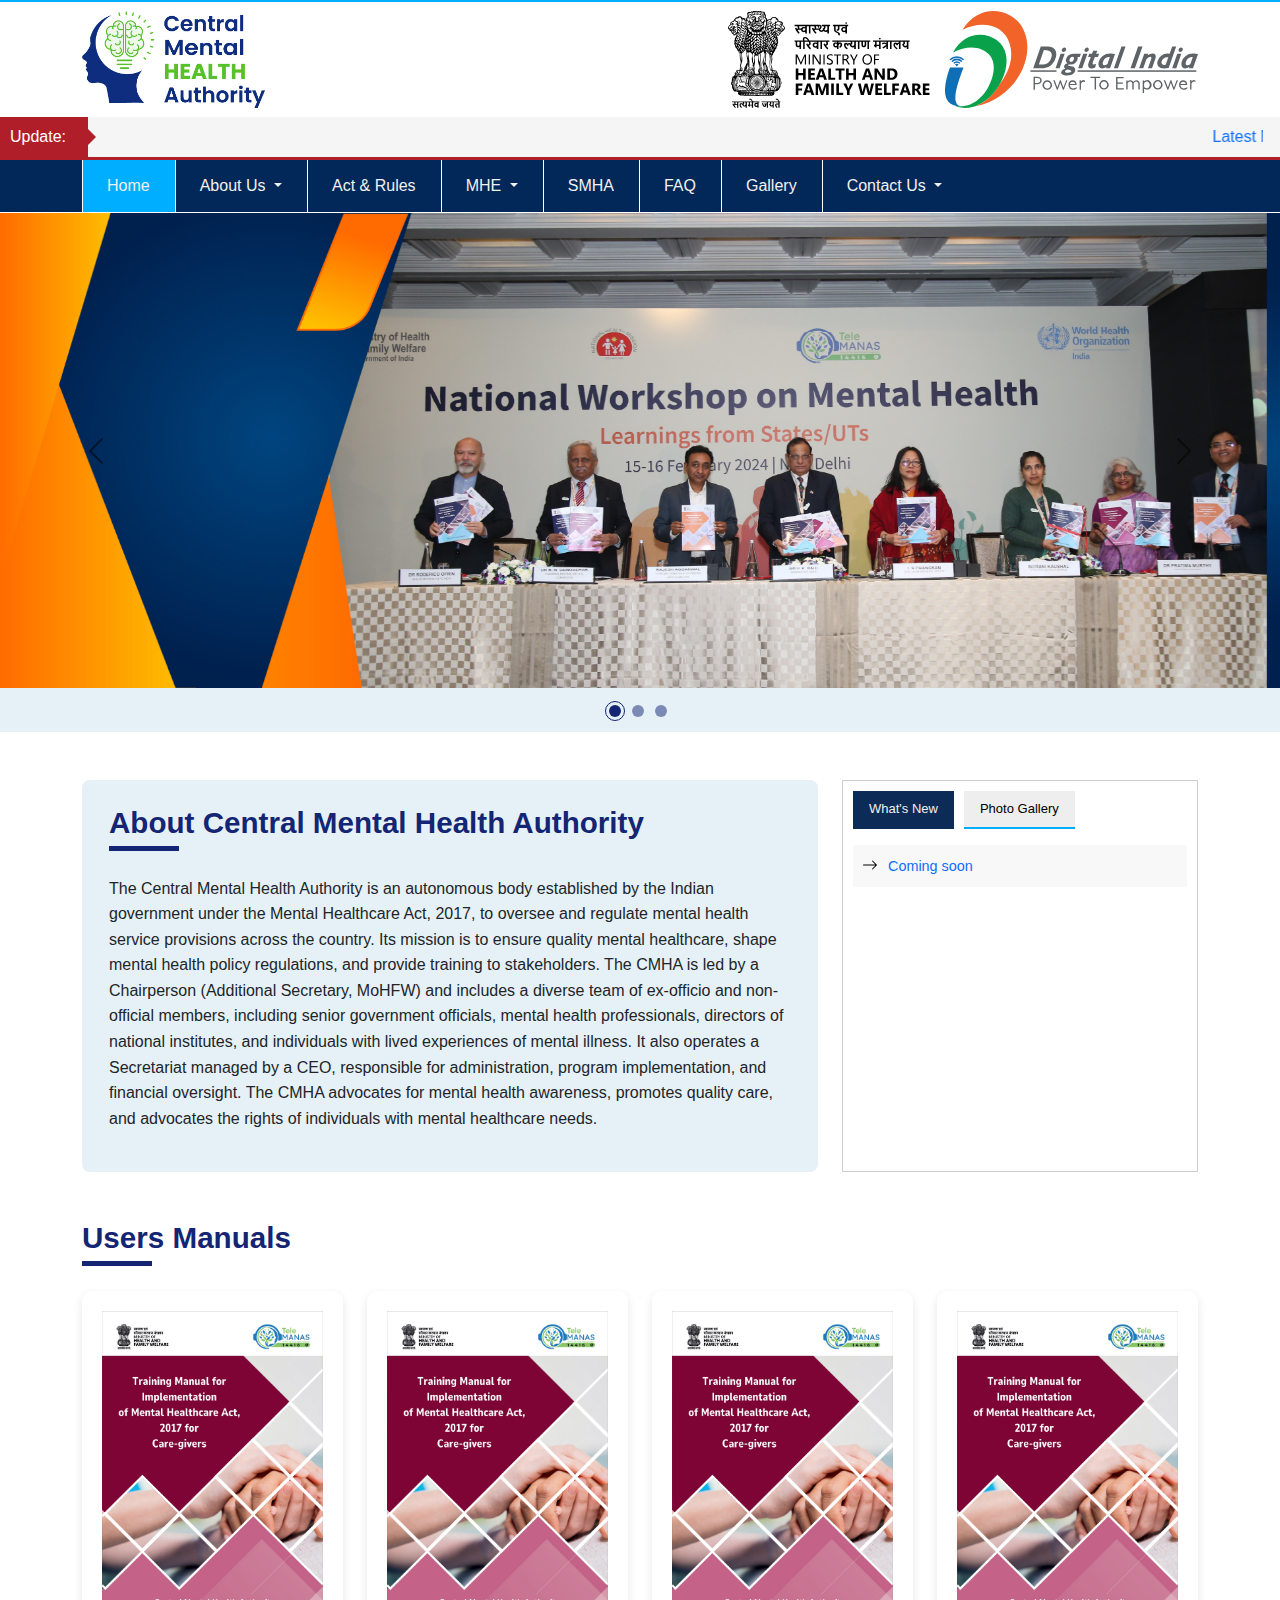
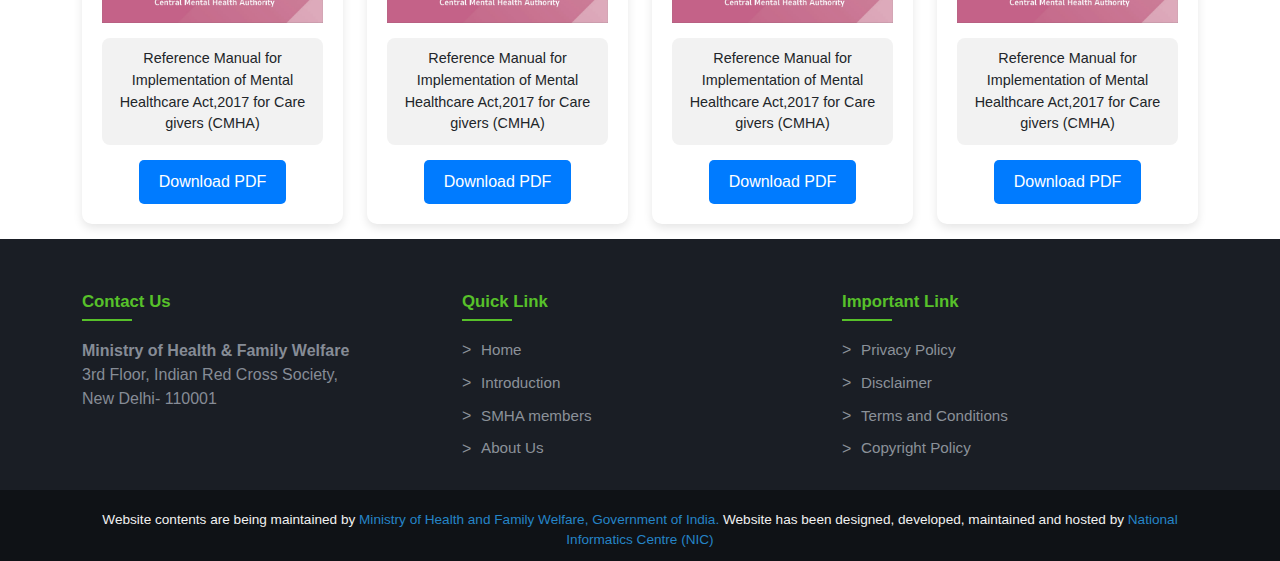
<file: index.html>
<!doctype html>
<html lang="en">
  <head>
    <meta charset="utf-8">
    <meta name="viewport" content="width=device-width, initial-scale=1">
    <link href="assets/css/bootstrap.min.css" rel="stylesheet">
    <link href="assets/css/custom.css" rel="stylesheet">
    <link rel="icon" type="image/x-icon" href="assets/images/favicon.ico">
    <title>Central Mental Health Authority</title>
    <style>
        :root{
            --darkRed:#b01f29;
            --testGray:#8b9199;

        }
        ul.Header_marquee {
            width: 100%;
            box-sizing: border-box;
            display: flex;
            background: #f5f5f5;
            border-bottom: 3px solid var(--darkRed);
            margin: 0;
            padding: 0;
        }
        .Header_marquee li:nth-child(1) {
            width: 88px;
            background: var(--darkRed);
            display: flex;
            align-items: center;
            color: var(--white);
        }
        .Header_marquee li:first-child::after {
            position: absolute;
            content: '';
            left: 100%;
            width: 0px;
            height: 0px;
            border-left: 8px solid var(--darkRed);
            border-top: 8px solid transparent;
            border-bottom: 8px solid transparent;
        }
        .Header_marquee li:nth-child(2) {
            width: calc(100% - 95px);
        }
        .Header_marquee li {
            position: relative;
            padding: 8px 10px;
            height: 40px;
            font-weight: 500;
        }
        .Header_marquee li span {
            display: inline-block;
            padding-right: 55px;
        }
        .logosection img{
            max-height: 97px;
            height: 100%;
        }



         .footer-section{
            width: 100%;
            padding: 0;
            margin: 0;
            background: #1A1E25;
            color: #868c96;
            padding: 50px 0 0;
         }
         .footer-section .copyright p{
            font-size: 0.85rem;
            line-height: 1.5;
            padding-top: 10px;

         }
         footer h6{
            font-size: 1.05rem;
            font-weight: 600;
            position: relative;
            line-height: 1.5;
            color:var(--green);
            margin-bottom: 25px;
         }
         footer h6::after{
            content: '';
            position: absolute;
            width: 50px;
            height: 2px;
            background:var(--green);
            top:calc(100% + 5px );
            left: 0;
         }
         ul.footerLink {
            display: flex;
            flex-wrap: wrap;
            margin: 0 0 20px 0;
         }
         ul.footerLink li {
            width: 100%;
            position: relative;
            display: flex;
            align-items: center;
            padding-left: 19px;
            margin-bottom: 10px;            
            transition: padding-left 0.3s ease;
         }
         ul.footerLink li:hover{
            padding-left: 24px;
            transition: all 0.3s;


         }
         ul.footerLink li::after{
            content: ">";
            color: var(--testGray);
            font-weight: 400;
            position: absolute;
            left: 0px;
            transition: all 0.3s ease;
         }
         ul.footerLink li:hover::after{
            padding-left: 5px;
            transition: all 0.3s ease;
            color: var(--navbghover);
         }
         ul.footerLink li a{
            font-size: 0.95rem;
            color: var(--testGray);
            transition: all 0.3s;
         }
         ul.footerLink li a:hover{
            color: var(--navbghover);
         }
         .copyright{
            padding: 10px 0 0 0;
         }
         .copyright p{
            line-height: 1.3;
         }

         ul.logosection li:nth-child(1){
            flex: 1 1 auto;
         }
         ul.logosection li:nth-child(2){
            margin-right: 15px;
         }

         @media (max-width: 575.98px) { 

          .logosection img {
            max-height: 45px;
            height: 100%;
          }
        }
        @media (min-width: 1200px) {
            .custom-tab {
                height: 392px;
            }
        }
    </style>
  </head>
  <body>
    
    <header class="bdr-top">
      <div class="container">
            <div class="row">
                <div class="col-sm-12">
                    <ul class="logosection">
                        <li>
                            <img src="assets/images/logo.png" class="img-fluid">
                        </li>
                        
                        <li>
                            <!-- <span class="projectNmae">Central Mental Health Authority</span> -->
                            <img src="assets/images/Ministry_of_Health_India.svg" class="img-fluid">
                        </li>
                        <li>
                            <img src="assets/images/digital-india-logo.svg" class="img-fluid">
                            
                        </li>
                    </ul>
                </div>
            </div>
        </div>
    </header>

    <section>
        <ul class="Header_marquee">
          <li>Update:</li>
          <li>
            <marquee style="color: #0d6efd;">
              <span>Latest News 1</span>
                <span>Latest News 2 </span>
                <span>Latest News 3 </span>
                <span>Latest News 4 </span>
                <!-- <span><a href="javascript:void();" target="_blank">Click Here To
                  Download Central Mental Health Authority For Android</a> </span>
                  <span><a href="javascript:void();" target="_blank">Click Here To Download
                    Central Mental Health Authority For IOS</a></span> -->
                  </marquee>
          </li>
        </ul>
      </section>
      <nav class="navbar navbar-expand-lg  nav-bg">
        <div class="container">
          <!-- <a class="navbar-brand" href="#">Navbar</a> -->
          <button class="navbar-toggler ms-auto ms-sm-2" type="button" data-bs-toggle="collapse" data-bs-target="#navbarSupportedContent" aria-controls="navbarSupportedContent" aria-expanded="false" aria-label="Toggle navigation">
            <span class="navbar-toggler-icon" ></span>
          </button>
          <div class="collapse navbar-collapse" id="navbarSupportedContent">
            <ul class="navbar-nav me-auto mb-2 mb-lg-0">
              <li class="nav-item">
                <a class="nav-link active" aria-current="page" href="index.html">Home</a>
              </li>
              <li class="nav-item dropdown">
                <a class="nav-link dropdown-toggle" href="#" role="button" data-bs-toggle="dropdown" aria-expanded="false">
                  About Us
                </a>
                <ul class="dropdown-menu">
                  <li><a class="dropdown-item" href="introduction.html">Introduction</a></li>
                  <li><a class="dropdown-item" href="whos-who.html">CMHA Members</a></li>                  
                </ul>
              </li>  
              <li class="nav-item">
                <a class="nav-link" aria-current="page" href="act-and-rules.html">Act & Rules</a>
              </li>
              <li class="nav-item dropdown" id="myDropdown">
                <a class="nav-link dropdown-toggle" href="#" data-bs-toggle="dropdown">  MHE  </a>
                <ul class="dropdown-menu">                
                  <li> <a class="dropdown-item" href="#"> CMHE(MHA) &raquo; </a>
                    <ul class="submenu dropdown-menu">
                      <li><a class="dropdown-item" href="application.html" >Application</a></li>
                      <li><a class="dropdown-item" href="javascript:void();" >Establishment Registration</a></li>
                    </ul>
                  </li>
                  <li> <a class="dropdown-item" href="#"> SMHE </a></li>
                  <li> <a class="dropdown-item" href="assets/Form D Central Mental Health Establishment.docx"> Form D </a></li>
                  </ul>
                </li> 
                <li class="nav-item">
                  <a class="nav-link" aria-current="page" href="smha.html">SMHA</a>
                </li>
                <li class="nav-item">
                  <a class="nav-link" aria-current="page" href="faq.html">FAQ</a>
                </li>             
                <li class="nav-item">
                  <a class="nav-link" aria-current="page" href="photo-gallery.html">Gallery</a>
                </li>
              <li class="nav-item dropdown">
                <a class="nav-link dropdown-toggle" href="#" role="button" data-bs-toggle="dropdown" aria-expanded="false">
                  Contact Us
                </a>
                <ul class="dropdown-menu">
                  <li><a class="dropdown-item" href="directory.html">Directory</a></li>
                  <li><a class="dropdown-item active" href="location.html">Location</a></li>               
                </ul>
              </li>             
            </ul>            
          </div>
        </div>
      </nav>

  
      <div class="clearfix"></div>
    <section class="Homebanner">
        <div id="carouselExampleDark" class="carousel carousel-dark slide">
            <div class="carousel-indicators">
              <button type="button" data-bs-target="#carouselExampleDark" data-bs-slide-to="0" class="active" aria-current="true" aria-label="Slide 1"></button>
              <button type="button" data-bs-target="#carouselExampleDark" data-bs-slide-to="1" aria-label="Slide 2"></button>
              <button type="button" data-bs-target="#carouselExampleDark" data-bs-slide-to="2" aria-label="Slide 3"></button>
            </div>
            <div class="carousel-inner">
              <div class="carousel-item active" data-bs-interval="10000">
                <img src="assets/images/banner.jpg" class="d-block w-100" alt="Ajadi Ka amrit">
                
              </div>
              <div class="carousel-item" data-bs-interval="2000">
                <img src="assets/images/banner.jpg" class="d-block w-100" alt="Mann ki baat">
                
              </div>
              <div class="carousel-item">
                <img src="assets/images/banner.jpg" class="d-block w-100" alt="Ajadi Ka amrit">
               
              </div>
            </div>
            <button class="carousel-control-prev" type="button" data-bs-target="#carouselExampleDark" data-bs-slide="prev">
              <span class="carousel-control-prev-icon" aria-hidden="true"></span>
              <span class="visually-hidden">Previous</span>
            </button>
            <button class="carousel-control-next" type="button" data-bs-target="#carouselExampleDark" data-bs-slide="next">
              <span class="carousel-control-next-icon" aria-hidden="true"></span>
              <span class="visually-hidden">Next</span>
            </button>
          </div>       
    </section>

    <main>

      <section class=" w-100 py-5">

        <div class="container">
          <div class="row">

            <div class="col-lg-8">
              <div class="row intro">
                    
                    
                <!-- <div class="col-lg-3">
                    <img src="assets/images/mind.svg" class="img-fluid mx-auto d-block">
                </div> -->
                <div class="col-lg-12">
                    <h1 class="mainHeading">About Central Mental Health Authority</h1>
                    <p class="homePara">The Central Mental Health Authority is an autonomous body established by the Indian government under the Mental Healthcare Act, 2017, to oversee and regulate mental health service provisions across the country. Its mission is to ensure quality mental healthcare, shape mental health policy regulations, and provide training to stakeholders. The CMHA is led by a Chairperson (Additional Secretary, MoHFW) and includes a diverse team of ex-officio and non-official members, including senior government officials, mental health professionals, directors of national institutes, and individuals with lived experiences of mental illness. It also operates a Secretariat managed by a CEO, responsible for administration, program implementation, and financial oversight. The CMHA advocates for mental health awareness, promotes quality care, and advocates the rights of individuals with mental healthcare needs. 
                    </p>
                 
                </div>
            
            </div>
            </div>

            <div class="col-lg-4">
              <div class="custom-tab">
                <div class="tabs">
                  <input type="radio" name="tabs" id="tabone" checked="checked">
                  <label for="tabone" class="tabname">What's New</label>
                  <div class="tab">
                    <ul class="event-icon">
                      <li>
                        <a href="javascript:void();">Coming soon</a>
                      </li>                              
                    </ul>
                  </div>
                  
                  <!-- <input type="radio" name="tabs" id="tabtwo">
                  <label for="tabtwo" class="secondTabs">Rules</label>
                  <div class="tab">
                    <h1>Upcomming Rules</h1>
                  </div> -->
                  
                  <input type="radio" name="tabs" id="tabthree">
                  <label for="tabthree" class="secondTabs">Photo Gallery</label>
                  <div class="tab">
                    <h5>Coming soon</h5>
                  </div>
                  
                </div>
              </div> 
            </div>
          </div>
        </div>
      </section>

      <section class="pdfDownload">
        <div class="container">
          <div class="row">
            <div class="col-sm-12">
              <div class="mainHeading">
                Users Manuals
              </div>
          </div>
            
            <div class="col-md-6 col-lg-3">
              <div class="download-box">
                 <img src="assets/images/page-01.jpg" class="img-fluid mx-auto d-block">
                <p class="titleBox">Reference Manual for Implementation of Mental Healthcare Act,2017 for Care givers (CMHA)</p>
                <a href="sample.pdf" download class="download-btn">Download PDF</a>
              </div>
            </div>

            <div class="col-md-6 col-lg-3">
              <div class="download-box">
                 <img src="assets/images/page-01.jpg" class="img-fluid mx-auto d-block">
                <p class="titleBox">Reference Manual for Implementation of Mental Healthcare Act,2017 for Care givers (CMHA)</p>
                <a href="sample.pdf" download class="download-btn">Download PDF</a>
              </div>
            </div>

            <div class="col-md-6 col-lg-3">
              <div class="download-box">
                 <img src="assets/images/page-01.jpg" class="img-fluid mx-auto d-block">
                <p class="titleBox">Reference Manual for Implementation of Mental Healthcare Act,2017 for Care givers (CMHA)</p>
                <a href="sample.pdf" download class="download-btn">Download PDF</a>
              </div>
            </div>

            <div class="col-md-6 col-lg-3">
              <div class="download-box">
                 <img src="assets/images/page-01.jpg" class="img-fluid mx-auto d-block">
                <p class="titleBox">Reference Manual for Implementation of Mental Healthcare Act,2017 for Care givers (CMHA)</p>
                <a href="sample.pdf" download class="download-btn">Download PDF</a>
              </div>
            </div>
          </div>
        </div>
      </section>

        <!-- <section class=" w-100 mt-3">
            <div class="container">
                <div class="row">
                    <div class="col-md-6 col-lg-5">
                        <ul class="Ministry">
                            <li>
                                <div class="imgBox">
                                    <figure>
                                        <img src="assets/images/HFM-01.jpg" class="img-fluid mx-auto">
                                        <div class="text-left">
                                            <div class="name text-blue">Dr. Mansukh Mandaviya</div>
                                            <div class="degination">
                                                Hon’ble Cabinet Minister<div></div>
                                                (Health and Family Welfare)
                                            </div>
                                            <a target="_blank" href="https://mansukhmandaviya.in/the-man/" class="btn btn-outline-primary btn-sm viewportfolio">View Portfolio</a>
                                        </div>
                                    </figure>
                                </div>

                            </li>
                            
                            <li>
                                <div class="imgBox">
                                    <figure>
                                        <img src="assets/images/moshm-01.jpg" class="img-fluid mx-auto">
                                        <figcaption>
                                            <div class="name">Prof. S. P. Singh Baghel</div>
                                            <div class="degination">
                                              Hon’ble Minister of State<div></div>
                                                (Health and Family Welfare)
                                            </div>
                                            <a target="_blank" href="https://sansad.in/ls/members/biography/31?from=members" class="btn btn-outline-primary btn-sm viewportfolio">View Portfolio</a>
                                        </figcaption>
                                    </figure>
                                </div>
                            </li>
                            <li>
                                <div class="imgBox">
                                    <figure>
                                        <img src="assets/images/mos-01.jpg" class="img-fluid mx-auto">
                                        <figcaption>
                                            <div class="name">Dr. Bharati Pravin Pawar</div>
                                            <div class="degination">
                                              Hon’ble Minister of State<div></div>
                                                (Health and Family Welfare)
                                            </div>
                                            <a target="_blank" href="https://sansad.in/ls/members/biography/5201?from=members" class="btn btn-outline-primary btn-sm viewportfolio">View Portfolio</a>
                                        </figcaption>
                                    </figure>
                                </div>
                            </li>
                        </ul>
                    </div>

                    <div class="col-md-6 col-lg-7">
                      <div class="custom-tab">
                        <div class="tabs">
                          <input type="radio" name="tabs" id="tabone" checked="checked">
                          <label for="tabone" class="tabname">What's New</label>
                          <div class="tab">
                            <ul class="event-icon">
                              <li>
                                <a href="javascript:void();">Upcomming</a>
                              </li>                              
                            </ul>
                          </div>
                          
                          <!-- <input type="radio" name="tabs" id="tabtwo">
                          <label for="tabtwo" class="secondTabs">Rules</label>
                          <div class="tab">
                            <h1>Upcomming Rules</h1>
                          </div> -->
                          
                          <!-- <input type="radio" name="tabs" id="tabthree">
                          <label for="tabthree" class="secondTabs">Photo Gallery</label>
                          <div class="tab">
                            <h1>Photo Gallery</h1>
                          </div>
                          
                        </div>
                      </div>                                     
                    </div>
                </div>
            </div> -->
        <!--</section> -->

        <!-- <section class="">
            <div class="container">
                <div class="row pt-5">

                    <div class="col-md-3">
                        <a href="javascript:void();" >
                            <div class="contentBox bg-one text-white">
                                <img src="assets/images/one-01.svg" class="img-fluid mx-auto d-block">
                                Guidelines & Training Materials
                            </div>
                        </a>
                    </div>

                    <div class="col-md-3">
                        <a href="javascript:void();" >
                        <div class="contentBox bg-two text-white">
                            <img src="assets/images/two-02.svg" class="img-fluid mx-auto d-block">
                            Sickle Cell Disease
                        </div>
                    </a>
                    </div>

                    <div class="col-md-3">
                        <a href="javascript:void();" >
                        <div class="contentBox bg-three text-white">
                            <img src="assets/images/three-03.svg" class="img-fluid mx-auto d-block">
                            Genetic Counselling
                        </div>
                    </a>
                    </div>

                    <div class="col-md-3">
                        <a href="javascript:void();" >
                        <div class="contentBox bg-four text-white">
                            <img src="assets/images/four-04.svg" class="img-fluid mx-auto d-block">
                            Dashboard
                        </div>
                    </a>
                    </div>

                </div>
            </div>
        </section> -->

        <!-- <section class="introduction padd-25">
            <div class="container">
                <div class="row intro">
                    
                    
                    <div class="col-lg-3">
                        <img src="assets/images/mind.svg" class="img-fluid mx-auto d-block">
                    </div>
                    <div class="col-lg-9">
                        <h1 class="mainHeading">About mental health authority and who's who</h1>
                        <p class="homePara">Central mental Health authority is set up under the Mental Health Care Act,2017 to advise the Central Government on all matters relating to mental healthcare and services. It performs the functions of  registering all mental health establishments under the control of the Central Government, and developing quality and service provision norms for them and supervising all such mental health establishments. It is also entrusted with training of all persons including law enforcement officials, mental health professionals and other health professionals about the provisions and implementation of this Act. 
                        </p>
                     
                    </div>
                
                </div>
            </div>
        </section> -->

    </main>

    <!-- <footer class="footer">

        <div class="container">
            <div class="row">
                <div class="col-12">
                    <ul class="footerLogo">
                        <li>
                            <a href="">
                                <img src="assets/images/NIC-logo.svg" class="img-fluid">
                            </a>
                        </li>
                        <li>
                            <a href="">
                                <img src="assets/images/Digital.svg" class="img-fluid">
                            </a>
                        </li>
                       
                    </ul>
                </div>
            </div>
        </div>


        <article class="copyright">
            <div class="container">
                <div class="row">
                    <div class="col-sm-12">
                        <p>Website contents are being maintained by Ministry of Health and Family Welfare, Government of India.
                            Website has been designed, developed, maintained and hosted by <a href="https://www.nic.in/" target="_blank">  National Informatics Centre (NIC) </a> </p>
                    </div>
                </div>
            </div>
        </article>
    </footer> -->


     
    <section class="footer-section">
        <footer>
            <div class="container">
                <div class="row">
                    <div class="col-md-4">
                        <h6>Contact Us</h6>
                        <address>
                            <strong>Ministry of Health & Family Welfare</strong><span class="d-block"></span>
3rd Floor, Indian Red Cross Society,<span class="d-block"></span>
New Delhi- 110001
                        </address>
                    </div>

                    <div class="col-md-4">
                        <h6>Quick Link</h6>
                        <ul class="footerLink">
                            <li><a href="#">Home</a></li>
                            <li><a href="#">Introduction</a></li>
                            <li><a href="#">SMHA members</a></li>
                            
                            <li><a href="#">About Us</a></li>
                        </ul>
                    </div>
                    <div class="col-md-4">
                        <h6>Important Link</h6>
                        <ul class="footerLink">
                            <li><a href="privacy-policy.html">Privacy Policy</a></li>
                            <li><a href="disclaimer.html">Disclaimer</a></li>
                            <li><a href="terms-and-conditions.html">Terms and Conditions</a></li>
                            <li><a href="copyright-policy.html">Copyright Policy</a></li>
                        </ul>
                    </div>
                    

                </div>
            </div>
        </footer>
        <article class="copyright">
            <div class="container">
                <div class="row">
                    <div class="col-12">
                        <p>Website contents are being maintained by <a href="https://www.mohfw.gov.in/" target="_blank">Ministry of Health and Family Welfare, Government of India.</a>
                            Website has been designed, developed, maintained and hosted by <a href="https://www.nic.in/" target="_blank">  National Informatics Centre (NIC) </a> </p>
                    </div>
                    
                </div>
            </div>
        </article>
    </section>
    <a id="button">
        <?xml version="1.0" encoding="UTF-8"?><svg id="Layer_2" xmlns="http://www.w3.org/2000/svg" viewBox="0 0 34.21 19.29"><defs><style>.cls-1{fill:#fff;}</style></defs><g id="Layer_1-2"><path class="cls-1" d="M2.5,19.29c-.64,0-1.28-.24-1.77-.73-.98-.98-.98-2.56,0-3.54L14.76,.99c1.32-1.32,3.63-1.32,4.95,0l13.76,13.76c.98,.98,.98,2.56,0,3.54-.98,.98-2.56,.98-3.54,0L17.24,5.59,4.27,18.55c-.49,.49-1.13,.73-1.77,.73Z"/></g></svg>
    </a>
    <script src="https://cdnjs.cloudflare.com/ajax/libs/jquery/3.7.0/jquery.min.js" integrity="sha512-3gJwYpMe3QewGELv8k/BX9vcqhryRdzRMxVfq6ngyWXwo03GFEzjsUm8Q7RZcHPHksttq7/GFoxjCVUjkjvPdw==" crossorigin="anonymous" referrerpolicy="no-referrer"></script>
    <script src="assets/js/bootstrap.bundle.min.js"></script>
    <script>

var btn = $('#button');

$(window).scroll(function() {
  if ($(window).scrollTop() > 300) {
    btn.addClass('show');
  } else {
    btn.removeClass('show');
  }
});

btn.on('click', function(e) {
  e.preventDefault();
  $('html, body').animate({scrollTop:0}, '300');
});


document.addEventListener("DOMContentLoaded", function(){
// make it as accordion for smaller screens
if (window.innerWidth < 992) {

  // close all inner dropdowns when parent is closed
  document.querySelectorAll('.navbar .dropdown').forEach(function(everydropdown){
    everydropdown.addEventListener('hidden.bs.dropdown', function () {
      // after dropdown is hidden, then find all submenus
        this.querySelectorAll('.submenu').forEach(function(everysubmenu){
          // hide every submenu as well
          everysubmenu.style.display = 'none';
        });
    })
  });

  document.querySelectorAll('.dropdown-menu a').forEach(function(element){
    element.addEventListener('click', function (e) {
        let nextEl = this.nextElementSibling;
        if(nextEl && nextEl.classList.contains('submenu')) {	
          // prevent opening link if link needs to open dropdown
          e.preventDefault();
          if(nextEl.style.display == 'block'){
            nextEl.style.display = 'none';
          } else {
            nextEl.style.display = 'block';
          }

        }
    });
  })
}
// end if innerWidth
}); 
// DOMContentLoaded  end


$('.arrows').click(function () {
      $(".contact_info_sec").toggleClass("moveclass", 1000);  
});
    </script>
  </body>
</html>
</file>
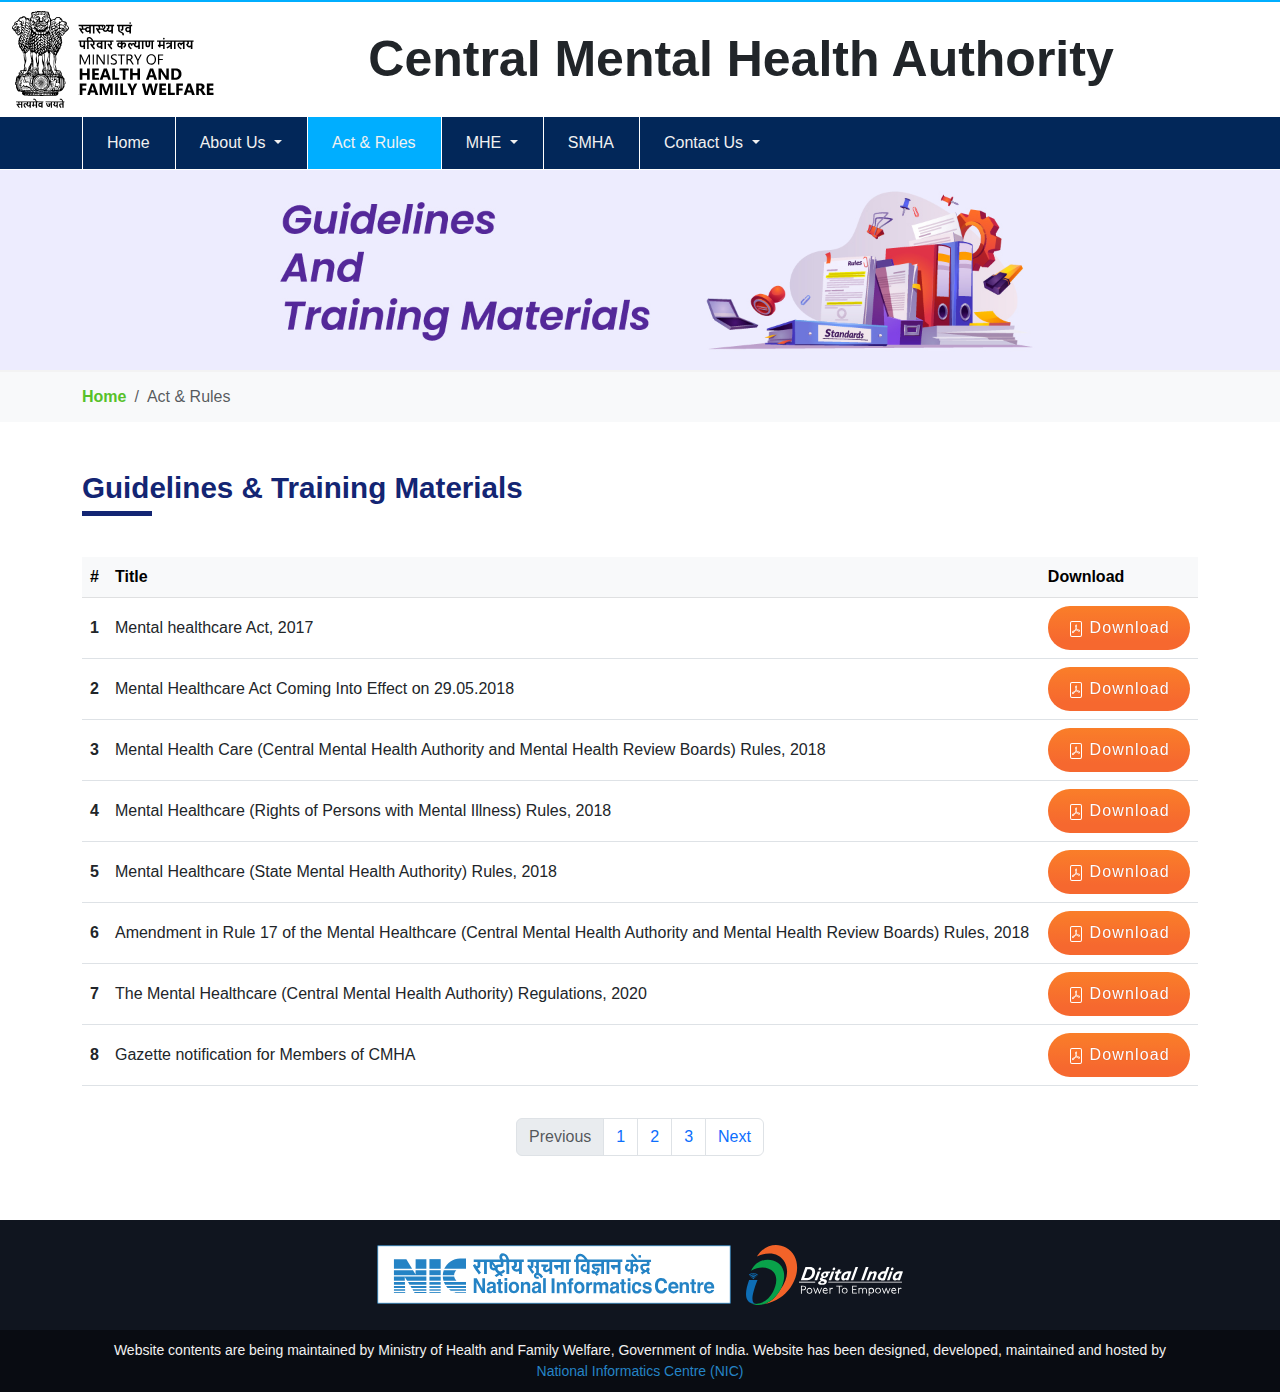
<file: act-and-rules.html>
<!doctype html>
<html lang="en">
  <head>
    <meta charset="utf-8">
    <meta name="viewport" content="width=device-width, initial-scale=1">
    <link href="assets/css/bootstrap.min.css" rel="stylesheet">
    <link href="assets/css/custom.css" rel="stylesheet">
    <link rel="icon" type="image/x-icon" href="assets/images/favicon.ico">
    <title>Central Mental Health Authority</title>
  </head>
  <body>
    
    <header class="bdr-top">
        <div class="container-fluid">
            <div class="row">
                <div class="col-sm-12">
                    <ul class="logosection">
                        <li>
                            <img src="assets/images/Ministry_of_Health_India.svg" class="img-fluid">
                        </li>
                        <li>
                            <!-- <img src="" class="img-fluid"> -->
                            <span class="projectNmae">Central Mental Health Authority</span>
                        </li>
                        <li>
                            <!-- <img src="assets/images/nhm.svg" class="img-fluid"> -->
                        </li>
                    </ul>
                </div>
            </div>
        </div>
    </header>

    <nav class="navbar navbar-expand-lg  nav-bg">
      <div class="container">
        <!-- <a class="navbar-brand" href="#">Navbar</a> -->
        <button class="navbar-toggler ms-auto ms-sm-2" type="button" data-bs-toggle="collapse" data-bs-target="#navbarSupportedContent" aria-controls="navbarSupportedContent" aria-expanded="false" aria-label="Toggle navigation">
          <span class="navbar-toggler-icon" ></span>
        </button>
        <div class="collapse navbar-collapse" id="navbarSupportedContent">
          <ul class="navbar-nav me-auto mb-2 mb-lg-0">
            <li class="nav-item">
              <a class="nav-link" aria-current="page" href="index.html">Home</a>
            </li>
            <li class="nav-item dropdown">
              <a class="nav-link dropdown-toggle" href="#" role="button" data-bs-toggle="dropdown" aria-expanded="false">
                About Us
              </a>
              <ul class="dropdown-menu">
                <li><a class="dropdown-item" href="introduction.html">Introduction</a></li>
                <li><a class="dropdown-item" href="whos-who.html">CMHA Members</a></li>                  
              </ul>
            </li>              
            <li class="nav-item">
              <a class="nav-link active" aria-current="page" href="act-and-rules.html">Act & Rules</a>
            </li> 

            <li class="nav-item dropdown" id="myDropdown">
              <a class="nav-link dropdown-toggle" href="#" data-bs-toggle="dropdown">  MHE  </a>
              <ul class="dropdown-menu">                
                <li> <a class="dropdown-item" href="#"> CMHE(MHA) &raquo; </a>
                  <ul class="submenu dropdown-menu">
                    <li><a class="dropdown-item" href="application.html" >Application</a></li>
                    <li><a class="dropdown-item" href="javascript:void();" >Establishment Registration</a></li>
                  </ul>
                </li>
                <li> <a class="dropdown-item" href="#"> SMHE </a></li>
                <li> <a class="dropdown-item" href="assets/Form D Central Mental Health Establishment.docx"> Form D </a></li>
                </ul>
              </li> 
              <li class="nav-item">
                <a class="nav-link" aria-current="page" href="smha.html">SMHA</a>
              </li>
           
            <!-- <li class="nav-item dropdown">
              <a class="nav-link dropdown-toggle" href="#" role="button" data-bs-toggle="dropdown" aria-expanded="false">
                SMHA
              </a>
              <ul class="dropdown-menu">
                <li><a class="dropdown-item" href="https://haryanahealth.gov.in/scheme/haryana-state-mental-health-authority/" target="_blank">Haryana</a></li> 
                <li><a class="dropdown-item" href="javscript:void();" target="_blank">Andhra Pradesh</a></li> 
                <li><a class="dropdown-item" href="javscript:void();" target="_blank">Arunachal Pradesh</a></li> 
                <li><a class="dropdown-item" href="javscript:void();" target="_blank">Assam</a></li> 
                <li><a class="dropdown-item" href="javscript:void();" target="_blank">Bihar</a></li> 
                <li><a class="dropdown-item" href="javscript:void();" target="_blank">Chhattisgarh</a></li> 
                <li><a class="dropdown-item" href="javscript:void();" target="_blank">Goa</a></li> 
                <li><a class="dropdown-item" href="javscript:void();" target="_blank">Gujarat</a></li> 
                <li><a class="dropdown-item" href="https://hpsmha.hp.gov.in/" target="_blank">Himachal Pradesh</a></li> 
                <li><a class="dropdown-item" href="javscript:void();" target="_blank">Jharkhand</a></li> 
                <li><a class="dropdown-item" href="javscript:void();" target="_blank">Karnataka</a></li> 
                <li><a class="dropdown-item" href="http://www.ksmha.org/" target="_blank">Kerala</a></li>  
                <li><a class="dropdown-item" href="javscript:void();" target="_blank">Madhya Pradesh</a></li> 
                <li><a class="dropdown-item" href="javscript:void();" target="_blank">Maharashtra</a></li> 
                <li><a class="dropdown-item" href="javscript:void();" target="_blank">Manipur</a></li> 
                <li><a class="dropdown-item" href="javscript:void();" target="_blank">Meghalaya</a></li> 
                <li><a class="dropdown-item" href="https://smha.mizoram.gov.in/" target="_blank">Mizoram</a></li> 
                <li><a class="dropdown-item" href="javscript:void();" target="_blank">Nagaland</a></li> 
                <li><a class="dropdown-item" href="javscript:void();" target="_blank">Odisha</a></li> 
                <li><a class="dropdown-item" href="javscript:void();" target="_blank">Punjab</a></li> 
                <li><a class="dropdown-item" href="javscript:void();" target="_blank">Rajasthan</a></li> 
                <li><a class="dropdown-item" href="javscript:void();" target="_blank">Sikkim</a></li> 
                <li><a class="dropdown-item" href="http://tnsmha.in/" target="_blank">Tamil Nadu</a></li> 
                <li><a class="dropdown-item" href="javscript:void();" target="_blank">Telangana</a></li> 
                <li><a class="dropdown-item" href="javscript:void();" target="_blank">Tripura</a></li> 
                <li><a class="dropdown-item" href="javscript:void();" target="_blank">Uttar Pradesh</a></li> 
                <li><a class="dropdown-item" href="javscript:void();" target="_blank">Uttarakhand</a></li> 
                <li><a class="dropdown-item" href="javscript:void();" target="_blank">West Bengal</a></li>   
              </ul>
            </li>            -->
            <li class="nav-item dropdown">
              <a class="nav-link dropdown-toggle" href="#" role="button" data-bs-toggle="dropdown" aria-expanded="false">
                Contact Us
              </a>
              <ul class="dropdown-menu">
                <li><a class="dropdown-item" href="directory.html">Directory</a></li>
                <li><a class="dropdown-item active" href="location.html">Location</a></li>               
              </ul>
            </li>             
          </ul>            
        </div>
      </div>
    </nav>

      <div class="clearfix"></div>

   
    <main>

        <section class="banner">
            <img src="assets/images/guidelines.jpg" class="img-fluid mx-auto">
        </section>
<section class="bg-breadcream">


        <div class="container">
            <div class="row">
                <div class="col-12 py-2">
                    <nav aria-label="breadcrumb">
                        <ol class="breadcrumb">
                          <li class="breadcrumb-item"><a href="index.html">Home</a></li>
                          <li class="breadcrumb-item active" aria-current="page">Act & Rules</li>
                        </ol>
                      </nav>
                </div>
            </div>
        </div>
    </section>
        <section class=" w-100 my-5">
            <div class="container">
                
                <div class="row">
                    <div class="col-sm-12">
                        <div class="mainHeading">
                            Guidelines & Training Materials
                        </div>

                    </div>
                </div>
                <div class="row pt-3">
                    <div class="col-sm-12">
                        <div class="table-responsive">
                            <table class="table table-hover align-middle">
                                <thead class="table-light">
                                  <tr>
                                    <th scope="col">#</th>
                                    <th scope="col">Title</th>
                                    <th scope="col">Download</th>                                    
                                  </tr>
                                </thead>
                                <tbody>
                                  <tr>
                                    <th scope="row">1</th>
                                    <td>Mental healthcare Act, 2017</td>
                                    <td>
                                        <a href="assets/pdf/Mental Healthcare Act, 2017_0.pdf" class="fancy-button bg-gradient1 text-nowrap" target="_blank">
                                            <span>
                                            <svg xmlns="http://www.w3.org/2000/svg" width="16" height="16" fill="currentColor" class="bi bi-file-pdf" viewBox="0 0 16 16">
                                                <path d="M4 0a2 2 0 0 0-2 2v12a2 2 0 0 0 2 2h8a2 2 0 0 0 2-2V2a2 2 0 0 0-2-2H4zm0 1h8a1 1 0 0 1 1 1v12a1 1 0 0 1-1 1H4a1 1 0 0 1-1-1V2a1 1 0 0 1 1-1z"/>
                                                <path d="M4.603 12.087a.81.81 0 0 1-.438-.42c-.195-.388-.13-.776.08-1.102.198-.307.526-.568.897-.787a7.68 7.68 0 0 1 1.482-.645 19.701 19.701 0 0 0 1.062-2.227 7.269 7.269 0 0 1-.43-1.295c-.086-.4-.119-.796-.046-1.136.075-.354.274-.672.65-.823.192-.077.4-.12.602-.077a.7.7 0 0 1 .477.365c.088.164.12.356.127.538.007.187-.012.395-.047.614-.084.51-.27 1.134-.52 1.794a10.954 10.954 0 0 0 .98 1.686 5.753 5.753 0 0 1 1.334.05c.364.065.734.195.96.465.12.144.193.32.2.518.007.192-.047.382-.138.563a1.04 1.04 0 0 1-.354.416.856.856 0 0 1-.51.138c-.331-.014-.654-.196-.933-.417a5.716 5.716 0 0 1-.911-.95 11.642 11.642 0 0 0-1.997.406 11.311 11.311 0 0 1-1.021 1.51c-.29.35-.608.655-.926.787a.793.793 0 0 1-.58.029zm1.379-1.901c-.166.076-.32.156-.459.238-.328.194-.541.383-.647.547-.094.145-.096.25-.04.361.01.022.02.036.026.044a.27.27 0 0 0 .035-.012c.137-.056.355-.235.635-.572a8.18 8.18 0 0 0 .45-.606zm1.64-1.33a12.647 12.647 0 0 1 1.01-.193 11.666 11.666 0 0 1-.51-.858 20.741 20.741 0 0 1-.5 1.05zm2.446.45c.15.162.296.3.435.41.24.19.407.253.498.256a.107.107 0 0 0 .07-.015.307.307 0 0 0 .094-.125.436.436 0 0 0 .059-.2.095.095 0 0 0-.026-.063c-.052-.062-.2-.152-.518-.209a3.881 3.881 0 0 0-.612-.053zM8.078 5.8a6.7 6.7 0 0 0 .2-.828c.031-.188.043-.343.038-.465a.613.613 0 0 0-.032-.198.517.517 0 0 0-.145.04c-.087.035-.158.106-.196.283-.04.192-.03.469.046.822.024.111.054.227.09.346z"/>
                                              </svg> Download</span>
                                        </a>
                                    </td>
                                   
                                  </tr>
                                  <tr>
                                    <th scope="row">2</th>
                                    <td>Mental Healthcare Act Coming Into Effect on 29.05.2018</td>
                                    <td>
                                        <a href="assets/pdf/Act coming into force on 29.5.2018.pdf" class="fancy-button bg-gradient1" target="_blank">
                                            <span>
                                            <svg xmlns="http://www.w3.org/2000/svg" width="16" height="16" fill="currentColor" class="bi bi-file-pdf" viewBox="0 0 16 16">
                                                <path d="M4 0a2 2 0 0 0-2 2v12a2 2 0 0 0 2 2h8a2 2 0 0 0 2-2V2a2 2 0 0 0-2-2H4zm0 1h8a1 1 0 0 1 1 1v12a1 1 0 0 1-1 1H4a1 1 0 0 1-1-1V2a1 1 0 0 1 1-1z"/>
                                                <path d="M4.603 12.087a.81.81 0 0 1-.438-.42c-.195-.388-.13-.776.08-1.102.198-.307.526-.568.897-.787a7.68 7.68 0 0 1 1.482-.645 19.701 19.701 0 0 0 1.062-2.227 7.269 7.269 0 0 1-.43-1.295c-.086-.4-.119-.796-.046-1.136.075-.354.274-.672.65-.823.192-.077.4-.12.602-.077a.7.7 0 0 1 .477.365c.088.164.12.356.127.538.007.187-.012.395-.047.614-.084.51-.27 1.134-.52 1.794a10.954 10.954 0 0 0 .98 1.686 5.753 5.753 0 0 1 1.334.05c.364.065.734.195.96.465.12.144.193.32.2.518.007.192-.047.382-.138.563a1.04 1.04 0 0 1-.354.416.856.856 0 0 1-.51.138c-.331-.014-.654-.196-.933-.417a5.716 5.716 0 0 1-.911-.95 11.642 11.642 0 0 0-1.997.406 11.311 11.311 0 0 1-1.021 1.51c-.29.35-.608.655-.926.787a.793.793 0 0 1-.58.029zm1.379-1.901c-.166.076-.32.156-.459.238-.328.194-.541.383-.647.547-.094.145-.096.25-.04.361.01.022.02.036.026.044a.27.27 0 0 0 .035-.012c.137-.056.355-.235.635-.572a8.18 8.18 0 0 0 .45-.606zm1.64-1.33a12.647 12.647 0 0 1 1.01-.193 11.666 11.666 0 0 1-.51-.858 20.741 20.741 0 0 1-.5 1.05zm2.446.45c.15.162.296.3.435.41.24.19.407.253.498.256a.107.107 0 0 0 .07-.015.307.307 0 0 0 .094-.125.436.436 0 0 0 .059-.2.095.095 0 0 0-.026-.063c-.052-.062-.2-.152-.518-.209a3.881 3.881 0 0 0-.612-.053zM8.078 5.8a6.7 6.7 0 0 0 .2-.828c.031-.188.043-.343.038-.465a.613.613 0 0 0-.032-.198.517.517 0 0 0-.145.04c-.087.035-.158.106-.196.283-.04.192-.03.469.046.822.024.111.054.227.09.346z"/>
                                              </svg> Download</span>
                                        </a>
                                    </td>
                                   
                                  </tr>
                                  <tr>
                                    <th scope="row">3</th>
                                    <td>Mental Health Care (Central Mental Health Authority and Mental Health Review Boards) Rules, 2018</td>
                                    <td>
                                        <a href="assets/pdf/Mental Health Care (Central Mental Health Authority and Mental Health Review Boards) Rules, 2018.pdf" class="fancy-button bg-gradient1" target="_blank">
                                            <span>
                                            <svg xmlns="http://www.w3.org/2000/svg" width="16" height="16" fill="currentColor" class="bi bi-file-pdf" viewBox="0 0 16 16">
                                                <path d="M4 0a2 2 0 0 0-2 2v12a2 2 0 0 0 2 2h8a2 2 0 0 0 2-2V2a2 2 0 0 0-2-2H4zm0 1h8a1 1 0 0 1 1 1v12a1 1 0 0 1-1 1H4a1 1 0 0 1-1-1V2a1 1 0 0 1 1-1z"/>
                                                <path d="M4.603 12.087a.81.81 0 0 1-.438-.42c-.195-.388-.13-.776.08-1.102.198-.307.526-.568.897-.787a7.68 7.68 0 0 1 1.482-.645 19.701 19.701 0 0 0 1.062-2.227 7.269 7.269 0 0 1-.43-1.295c-.086-.4-.119-.796-.046-1.136.075-.354.274-.672.65-.823.192-.077.4-.12.602-.077a.7.7 0 0 1 .477.365c.088.164.12.356.127.538.007.187-.012.395-.047.614-.084.51-.27 1.134-.52 1.794a10.954 10.954 0 0 0 .98 1.686 5.753 5.753 0 0 1 1.334.05c.364.065.734.195.96.465.12.144.193.32.2.518.007.192-.047.382-.138.563a1.04 1.04 0 0 1-.354.416.856.856 0 0 1-.51.138c-.331-.014-.654-.196-.933-.417a5.716 5.716 0 0 1-.911-.95 11.642 11.642 0 0 0-1.997.406 11.311 11.311 0 0 1-1.021 1.51c-.29.35-.608.655-.926.787a.793.793 0 0 1-.58.029zm1.379-1.901c-.166.076-.32.156-.459.238-.328.194-.541.383-.647.547-.094.145-.096.25-.04.361.01.022.02.036.026.044a.27.27 0 0 0 .035-.012c.137-.056.355-.235.635-.572a8.18 8.18 0 0 0 .45-.606zm1.64-1.33a12.647 12.647 0 0 1 1.01-.193 11.666 11.666 0 0 1-.51-.858 20.741 20.741 0 0 1-.5 1.05zm2.446.45c.15.162.296.3.435.41.24.19.407.253.498.256a.107.107 0 0 0 .07-.015.307.307 0 0 0 .094-.125.436.436 0 0 0 .059-.2.095.095 0 0 0-.026-.063c-.052-.062-.2-.152-.518-.209a3.881 3.881 0 0 0-.612-.053zM8.078 5.8a6.7 6.7 0 0 0 .2-.828c.031-.188.043-.343.038-.465a.613.613 0 0 0-.032-.198.517.517 0 0 0-.145.04c-.087.035-.158.106-.196.283-.04.192-.03.469.046.822.024.111.054.227.09.346z"/>
                                              </svg> Download</span>
                                        </a>
                                    </td>
                                  </tr>

                                  <tr>
                                    <th scope="row">4</th>
                                    <td>Mental Healthcare (Rights of Persons with Mental Illness) Rules, 2018</td>
                                    <td>
                                        <a href="assets/pdf/Mental Healthcare (Rights of Persons with Mental Illness) Rules, 2018.pdf" class="fancy-button bg-gradient1" target="_blank">
                                            <span>
                                            <svg xmlns="http://www.w3.org/2000/svg" width="16" height="16" fill="currentColor" class="bi bi-file-pdf" viewBox="0 0 16 16">
                                                <path d="M4 0a2 2 0 0 0-2 2v12a2 2 0 0 0 2 2h8a2 2 0 0 0 2-2V2a2 2 0 0 0-2-2H4zm0 1h8a1 1 0 0 1 1 1v12a1 1 0 0 1-1 1H4a1 1 0 0 1-1-1V2a1 1 0 0 1 1-1z"/>
                                                <path d="M4.603 12.087a.81.81 0 0 1-.438-.42c-.195-.388-.13-.776.08-1.102.198-.307.526-.568.897-.787a7.68 7.68 0 0 1 1.482-.645 19.701 19.701 0 0 0 1.062-2.227 7.269 7.269 0 0 1-.43-1.295c-.086-.4-.119-.796-.046-1.136.075-.354.274-.672.65-.823.192-.077.4-.12.602-.077a.7.7 0 0 1 .477.365c.088.164.12.356.127.538.007.187-.012.395-.047.614-.084.51-.27 1.134-.52 1.794a10.954 10.954 0 0 0 .98 1.686 5.753 5.753 0 0 1 1.334.05c.364.065.734.195.96.465.12.144.193.32.2.518.007.192-.047.382-.138.563a1.04 1.04 0 0 1-.354.416.856.856 0 0 1-.51.138c-.331-.014-.654-.196-.933-.417a5.716 5.716 0 0 1-.911-.95 11.642 11.642 0 0 0-1.997.406 11.311 11.311 0 0 1-1.021 1.51c-.29.35-.608.655-.926.787a.793.793 0 0 1-.58.029zm1.379-1.901c-.166.076-.32.156-.459.238-.328.194-.541.383-.647.547-.094.145-.096.25-.04.361.01.022.02.036.026.044a.27.27 0 0 0 .035-.012c.137-.056.355-.235.635-.572a8.18 8.18 0 0 0 .45-.606zm1.64-1.33a12.647 12.647 0 0 1 1.01-.193 11.666 11.666 0 0 1-.51-.858 20.741 20.741 0 0 1-.5 1.05zm2.446.45c.15.162.296.3.435.41.24.19.407.253.498.256a.107.107 0 0 0 .07-.015.307.307 0 0 0 .094-.125.436.436 0 0 0 .059-.2.095.095 0 0 0-.026-.063c-.052-.062-.2-.152-.518-.209a3.881 3.881 0 0 0-.612-.053zM8.078 5.8a6.7 6.7 0 0 0 .2-.828c.031-.188.043-.343.038-.465a.613.613 0 0 0-.032-.198.517.517 0 0 0-.145.04c-.087.035-.158.106-.196.283-.04.192-.03.469.046.822.024.111.054.227.09.346z"/>
                                              </svg> Download</span>
                                        </a>
                                </td>
                                  </tr>

                                  <tr>
                                    <th scope="row">5</th>
                                    <td>Mental Healthcare (State Mental Health Authority) Rules, 2018</td>
                                    <td>
                                        <a href="assets/pdf/Mental Healthcare (State Mental Health Authority) Rules, 2018.pdf" class="fancy-button bg-gradient1" target="_blank">
                                            <span>
                                            <svg xmlns="http://www.w3.org/2000/svg" width="16" height="16" fill="currentColor" class="bi bi-file-pdf" viewBox="0 0 16 16">
                                                <path d="M4 0a2 2 0 0 0-2 2v12a2 2 0 0 0 2 2h8a2 2 0 0 0 2-2V2a2 2 0 0 0-2-2H4zm0 1h8a1 1 0 0 1 1 1v12a1 1 0 0 1-1 1H4a1 1 0 0 1-1-1V2a1 1 0 0 1 1-1z"/>
                                                <path d="M4.603 12.087a.81.81 0 0 1-.438-.42c-.195-.388-.13-.776.08-1.102.198-.307.526-.568.897-.787a7.68 7.68 0 0 1 1.482-.645 19.701 19.701 0 0 0 1.062-2.227 7.269 7.269 0 0 1-.43-1.295c-.086-.4-.119-.796-.046-1.136.075-.354.274-.672.65-.823.192-.077.4-.12.602-.077a.7.7 0 0 1 .477.365c.088.164.12.356.127.538.007.187-.012.395-.047.614-.084.51-.27 1.134-.52 1.794a10.954 10.954 0 0 0 .98 1.686 5.753 5.753 0 0 1 1.334.05c.364.065.734.195.96.465.12.144.193.32.2.518.007.192-.047.382-.138.563a1.04 1.04 0 0 1-.354.416.856.856 0 0 1-.51.138c-.331-.014-.654-.196-.933-.417a5.716 5.716 0 0 1-.911-.95 11.642 11.642 0 0 0-1.997.406 11.311 11.311 0 0 1-1.021 1.51c-.29.35-.608.655-.926.787a.793.793 0 0 1-.58.029zm1.379-1.901c-.166.076-.32.156-.459.238-.328.194-.541.383-.647.547-.094.145-.096.25-.04.361.01.022.02.036.026.044a.27.27 0 0 0 .035-.012c.137-.056.355-.235.635-.572a8.18 8.18 0 0 0 .45-.606zm1.64-1.33a12.647 12.647 0 0 1 1.01-.193 11.666 11.666 0 0 1-.51-.858 20.741 20.741 0 0 1-.5 1.05zm2.446.45c.15.162.296.3.435.41.24.19.407.253.498.256a.107.107 0 0 0 .07-.015.307.307 0 0 0 .094-.125.436.436 0 0 0 .059-.2.095.095 0 0 0-.026-.063c-.052-.062-.2-.152-.518-.209a3.881 3.881 0 0 0-.612-.053zM8.078 5.8a6.7 6.7 0 0 0 .2-.828c.031-.188.043-.343.038-.465a.613.613 0 0 0-.032-.198.517.517 0 0 0-.145.04c-.087.035-.158.106-.196.283-.04.192-.03.469.046.822.024.111.054.227.09.346z"/>
                                              </svg> Download</span>
                                        </a>
                                    </td>
                                  </tr>

                                  <tr>
                                    <th scope="row">6</th>
                                    <td>Amendment in Rule 17 of the Mental Healthcare (Central Mental Health Authority and Mental Health Review Boards) Rules, 2018</td>
                                    <td>
                                        <a href="javascript:void();" class="fancy-button bg-gradient1" target="_blank">
                                            <span>
                                            <svg xmlns="http://www.w3.org/2000/svg" width="16" height="16" fill="currentColor" class="bi bi-file-pdf" viewBox="0 0 16 16">
                                                <path d="M4 0a2 2 0 0 0-2 2v12a2 2 0 0 0 2 2h8a2 2 0 0 0 2-2V2a2 2 0 0 0-2-2H4zm0 1h8a1 1 0 0 1 1 1v12a1 1 0 0 1-1 1H4a1 1 0 0 1-1-1V2a1 1 0 0 1 1-1z"/>
                                                <path d="M4.603 12.087a.81.81 0 0 1-.438-.42c-.195-.388-.13-.776.08-1.102.198-.307.526-.568.897-.787a7.68 7.68 0 0 1 1.482-.645 19.701 19.701 0 0 0 1.062-2.227 7.269 7.269 0 0 1-.43-1.295c-.086-.4-.119-.796-.046-1.136.075-.354.274-.672.65-.823.192-.077.4-.12.602-.077a.7.7 0 0 1 .477.365c.088.164.12.356.127.538.007.187-.012.395-.047.614-.084.51-.27 1.134-.52 1.794a10.954 10.954 0 0 0 .98 1.686 5.753 5.753 0 0 1 1.334.05c.364.065.734.195.96.465.12.144.193.32.2.518.007.192-.047.382-.138.563a1.04 1.04 0 0 1-.354.416.856.856 0 0 1-.51.138c-.331-.014-.654-.196-.933-.417a5.716 5.716 0 0 1-.911-.95 11.642 11.642 0 0 0-1.997.406 11.311 11.311 0 0 1-1.021 1.51c-.29.35-.608.655-.926.787a.793.793 0 0 1-.58.029zm1.379-1.901c-.166.076-.32.156-.459.238-.328.194-.541.383-.647.547-.094.145-.096.25-.04.361.01.022.02.036.026.044a.27.27 0 0 0 .035-.012c.137-.056.355-.235.635-.572a8.18 8.18 0 0 0 .45-.606zm1.64-1.33a12.647 12.647 0 0 1 1.01-.193 11.666 11.666 0 0 1-.51-.858 20.741 20.741 0 0 1-.5 1.05zm2.446.45c.15.162.296.3.435.41.24.19.407.253.498.256a.107.107 0 0 0 .07-.015.307.307 0 0 0 .094-.125.436.436 0 0 0 .059-.2.095.095 0 0 0-.026-.063c-.052-.062-.2-.152-.518-.209a3.881 3.881 0 0 0-.612-.053zM8.078 5.8a6.7 6.7 0 0 0 .2-.828c.031-.188.043-.343.038-.465a.613.613 0 0 0-.032-.198.517.517 0 0 0-.145.04c-.087.035-.158.106-.196.283-.04.192-.03.469.046.822.024.111.054.227.09.346z"/>
                                              </svg> Download</span>
                                        </a>
                                    </td>
                                  </tr>

                                  <tr>
                                    <th scope="row">7</th>
                                    <td>The Mental Healthcare (Central Mental Health Authority) Regulations, 2020</td>
                                    <td>
                                        <a href="assets/pdf/Central Mental-Health-Regulation 2020.pdf" class="fancy-button bg-gradient1" target="_blank">
                                            <span>
                                            <svg xmlns="http://www.w3.org/2000/svg" width="16" height="16" fill="currentColor" class="bi bi-file-pdf" viewBox="0 0 16 16">
                                                <path d="M4 0a2 2 0 0 0-2 2v12a2 2 0 0 0 2 2h8a2 2 0 0 0 2-2V2a2 2 0 0 0-2-2H4zm0 1h8a1 1 0 0 1 1 1v12a1 1 0 0 1-1 1H4a1 1 0 0 1-1-1V2a1 1 0 0 1 1-1z"/>
                                                <path d="M4.603 12.087a.81.81 0 0 1-.438-.42c-.195-.388-.13-.776.08-1.102.198-.307.526-.568.897-.787a7.68 7.68 0 0 1 1.482-.645 19.701 19.701 0 0 0 1.062-2.227 7.269 7.269 0 0 1-.43-1.295c-.086-.4-.119-.796-.046-1.136.075-.354.274-.672.65-.823.192-.077.4-.12.602-.077a.7.7 0 0 1 .477.365c.088.164.12.356.127.538.007.187-.012.395-.047.614-.084.51-.27 1.134-.52 1.794a10.954 10.954 0 0 0 .98 1.686 5.753 5.753 0 0 1 1.334.05c.364.065.734.195.96.465.12.144.193.32.2.518.007.192-.047.382-.138.563a1.04 1.04 0 0 1-.354.416.856.856 0 0 1-.51.138c-.331-.014-.654-.196-.933-.417a5.716 5.716 0 0 1-.911-.95 11.642 11.642 0 0 0-1.997.406 11.311 11.311 0 0 1-1.021 1.51c-.29.35-.608.655-.926.787a.793.793 0 0 1-.58.029zm1.379-1.901c-.166.076-.32.156-.459.238-.328.194-.541.383-.647.547-.094.145-.096.25-.04.361.01.022.02.036.026.044a.27.27 0 0 0 .035-.012c.137-.056.355-.235.635-.572a8.18 8.18 0 0 0 .45-.606zm1.64-1.33a12.647 12.647 0 0 1 1.01-.193 11.666 11.666 0 0 1-.51-.858 20.741 20.741 0 0 1-.5 1.05zm2.446.45c.15.162.296.3.435.41.24.19.407.253.498.256a.107.107 0 0 0 .07-.015.307.307 0 0 0 .094-.125.436.436 0 0 0 .059-.2.095.095 0 0 0-.026-.063c-.052-.062-.2-.152-.518-.209a3.881 3.881 0 0 0-.612-.053zM8.078 5.8a6.7 6.7 0 0 0 .2-.828c.031-.188.043-.343.038-.465a.613.613 0 0 0-.032-.198.517.517 0 0 0-.145.04c-.087.035-.158.106-.196.283-.04.192-.03.469.046.822.024.111.054.227.09.346z"/>
                                              </svg> Download</span>
                                        </a>
                                    </td>
                                  </tr>

                                  <tr>
                                    <th scope="row">8</th>
                                    <td>Gazette notification for Members of CMHA</td>
                                    <td>
                                        <a href="assets/pdf/2nd CMHA Members Notification.pdf" class="fancy-button bg-gradient1" target="_blank">
                                            <span>
                                            <svg xmlns="http://www.w3.org/2000/svg" width="16" height="16" fill="currentColor" class="bi bi-file-pdf" viewBox="0 0 16 16">
                                                <path d="M4 0a2 2 0 0 0-2 2v12a2 2 0 0 0 2 2h8a2 2 0 0 0 2-2V2a2 2 0 0 0-2-2H4zm0 1h8a1 1 0 0 1 1 1v12a1 1 0 0 1-1 1H4a1 1 0 0 1-1-1V2a1 1 0 0 1 1-1z"/>
                                                <path d="M4.603 12.087a.81.81 0 0 1-.438-.42c-.195-.388-.13-.776.08-1.102.198-.307.526-.568.897-.787a7.68 7.68 0 0 1 1.482-.645 19.701 19.701 0 0 0 1.062-2.227 7.269 7.269 0 0 1-.43-1.295c-.086-.4-.119-.796-.046-1.136.075-.354.274-.672.65-.823.192-.077.4-.12.602-.077a.7.7 0 0 1 .477.365c.088.164.12.356.127.538.007.187-.012.395-.047.614-.084.51-.27 1.134-.52 1.794a10.954 10.954 0 0 0 .98 1.686 5.753 5.753 0 0 1 1.334.05c.364.065.734.195.96.465.12.144.193.32.2.518.007.192-.047.382-.138.563a1.04 1.04 0 0 1-.354.416.856.856 0 0 1-.51.138c-.331-.014-.654-.196-.933-.417a5.716 5.716 0 0 1-.911-.95 11.642 11.642 0 0 0-1.997.406 11.311 11.311 0 0 1-1.021 1.51c-.29.35-.608.655-.926.787a.793.793 0 0 1-.58.029zm1.379-1.901c-.166.076-.32.156-.459.238-.328.194-.541.383-.647.547-.094.145-.096.25-.04.361.01.022.02.036.026.044a.27.27 0 0 0 .035-.012c.137-.056.355-.235.635-.572a8.18 8.18 0 0 0 .45-.606zm1.64-1.33a12.647 12.647 0 0 1 1.01-.193 11.666 11.666 0 0 1-.51-.858 20.741 20.741 0 0 1-.5 1.05zm2.446.45c.15.162.296.3.435.41.24.19.407.253.498.256a.107.107 0 0 0 .07-.015.307.307 0 0 0 .094-.125.436.436 0 0 0 .059-.2.095.095 0 0 0-.026-.063c-.052-.062-.2-.152-.518-.209a3.881 3.881 0 0 0-.612-.053zM8.078 5.8a6.7 6.7 0 0 0 .2-.828c.031-.188.043-.343.038-.465a.613.613 0 0 0-.032-.198.517.517 0 0 0-.145.04c-.087.035-.158.106-.196.283-.04.192-.03.469.046.822.024.111.054.227.09.346z"/>
                                              </svg> Download</span>
                                        </a>
                                    </td>
                                  </tr>



                                  
                                </tbody>
                              </table>
                        </div>
                        <div class="w-100 py-3">
                            <nav aria-label="Page navigation example">
                                <ul class="pagination justify-content-center">
                                  <li class="page-item disabled">
                                    <a class="page-link">Previous</a>
                                  </li>
                                  <li class="page-item"><a class="page-link" href="#">1</a></li>
                                  <li class="page-item"><a class="page-link" href="#">2</a></li>
                                  <li class="page-item"><a class="page-link" href="#">3</a></li>
                                  <li class="page-item">
                                    <a class="page-link" href="#">Next</a>
                                  </li>
                                </ul>
                              </nav>
                        </div>
                    </div>
                </div>
               
            </div>
        </section>

       

        

    </main>

    <footer class="footer">

        <div class="container">
            <div class="row">
                <div class="col-12">
                    <ul class="footerLogo">
                        <li>
                            <a href="">
                                <img src="assets/images/NIC-logo.svg" class="img-fluid">
                            </a>
                        </li>
                        <li>
                            <a href="">
                                <img src="assets/images/Digital.svg" class="img-fluid">
                            </a>
                        </li>
                       
                    </ul>
                </div>
            </div>
        </div>


        <article class="copyright">
            <div class="container">
                <div class="row">
                    <div class="col-sm-12">
                        <p>Website contents are being maintained by Ministry of Health and Family Welfare, Government of India.
                            Website has been designed, developed, maintained and hosted by <a href="https://www.nic.in/" target="_blank">  National Informatics Centre (NIC) </a> </p>
                    </div>
                </div>
            </div>
        </article>
    </footer>
    <a id="button">
        <?xml version="1.0" encoding="UTF-8"?><svg id="Layer_2" xmlns="http://www.w3.org/2000/svg" viewBox="0 0 34.21 19.29"><defs><style>.cls-1{fill:#fff;}</style></defs><g id="Layer_1-2"><path class="cls-1" d="M2.5,19.29c-.64,0-1.28-.24-1.77-.73-.98-.98-.98-2.56,0-3.54L14.76,.99c1.32-1.32,3.63-1.32,4.95,0l13.76,13.76c.98,.98,.98,2.56,0,3.54-.98,.98-2.56,.98-3.54,0L17.24,5.59,4.27,18.55c-.49,.49-1.13,.73-1.77,.73Z"/></g></svg>
    </a>
    <script src="https://cdnjs.cloudflare.com/ajax/libs/jquery/3.7.0/jquery.min.js" integrity="sha512-3gJwYpMe3QewGELv8k/BX9vcqhryRdzRMxVfq6ngyWXwo03GFEzjsUm8Q7RZcHPHksttq7/GFoxjCVUjkjvPdw==" crossorigin="anonymous" referrerpolicy="no-referrer"></script>
    <script src="assets/js/bootstrap.bundle.min.js"></script>
    <script>
        var btn = $('#button');
        $(window).scroll(function() {
        if ($(window).scrollTop() > 300) {
            btn.addClass('show');
        } else {
            btn.removeClass('show');
        }
        });
        btn.on('click', function(e) {
        e.preventDefault();
        $('html, body').animate({scrollTop:0}, '300');
        });
    </script>
  </body>
</html>
</file>
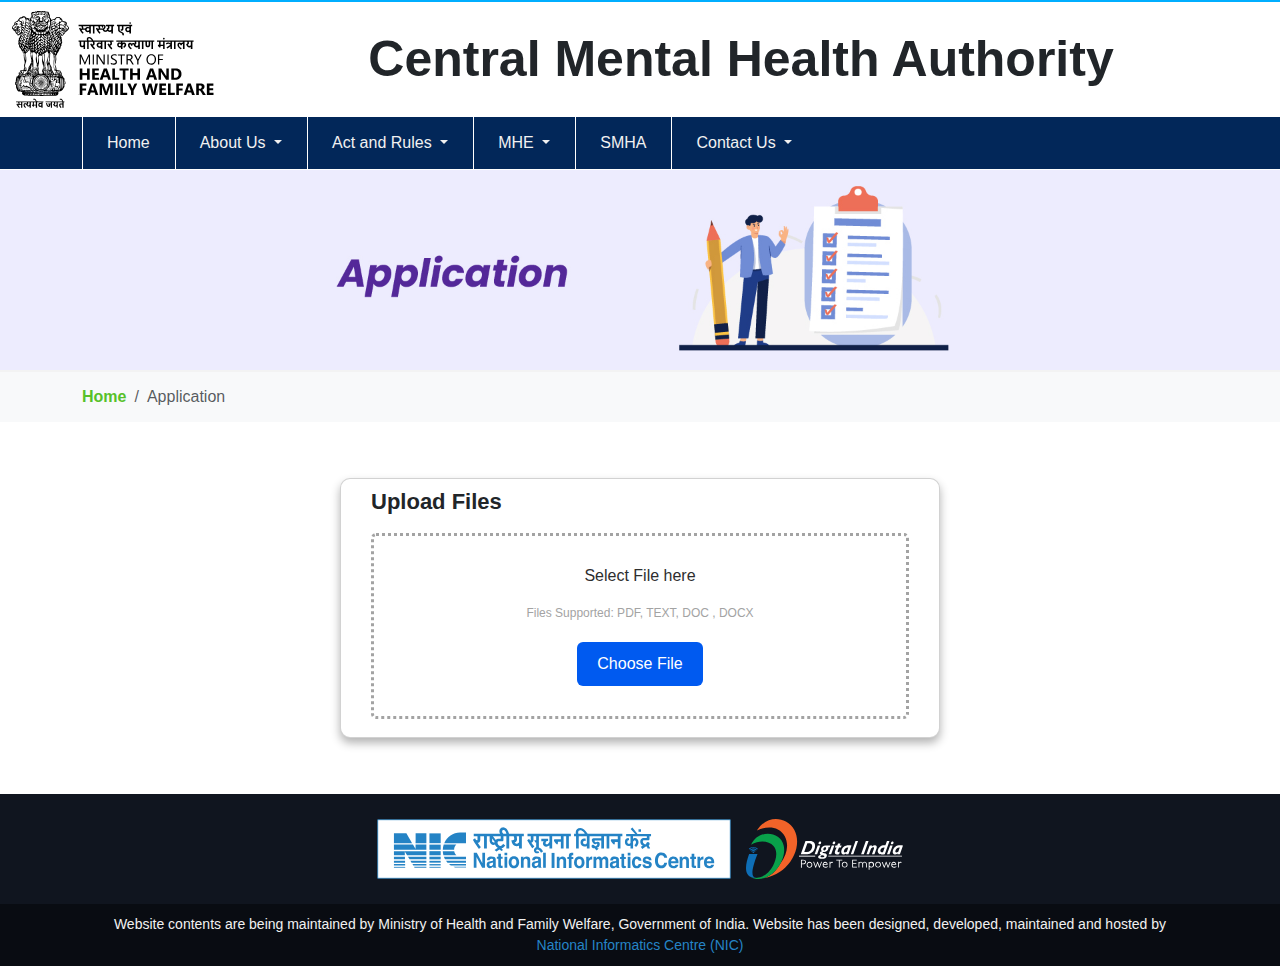
<file: application.html>
<!doctype html>
<html lang="en">
  <head>
    <meta charset="utf-8">
    <meta name="viewport" content="width=device-width, initial-scale=1">
    <link href="assets/css/bootstrap.min.css" rel="stylesheet">
    <link href="assets/css/custom.css" rel="stylesheet">
    <link rel="icon" type="image/x-icon" href="assets/images/favicon.ico">
    <title>Central Mental Health Authority</title>
  </head>
  <body>
    
    <header class="bdr-top">
        <div class="container-fluid">
            <div class="row">
                <div class="col-sm-12">
                    <ul class="logosection">
                        <li>
                            <img src="assets/images/Ministry_of_Health_India.svg" class="img-fluid">
                        </li>
                        <li>
                            <!-- <img src="" class="img-fluid"> -->
                            <span class="projectNmae">Central Mental Health Authority</span>
                        </li>
                        <li>
                            <!-- <img src="assets/images/nhm.svg" class="img-fluid"> -->
                        </li>
                    </ul>
                </div>
            </div>
        </div>
    </header>

    <nav class="navbar navbar-expand-lg  nav-bg">
      <div class="container">
        <!-- <a class="navbar-brand" href="#">Navbar</a> -->
        <button class="navbar-toggler ms-auto ms-sm-2" type="button" data-bs-toggle="collapse" data-bs-target="#navbarSupportedContent" aria-controls="navbarSupportedContent" aria-expanded="false" aria-label="Toggle navigation">
          <span class="navbar-toggler-icon" ></span>
        </button>
        <div class="collapse navbar-collapse" id="navbarSupportedContent">
          <ul class="navbar-nav me-auto mb-2 mb-lg-0">
            <li class="nav-item">
              <a class="nav-link " aria-current="page" href="index.html">Home</a>
            </li>
            <li class="nav-item dropdown">
              <a class="nav-link dropdown-toggle" href="#" role="button" data-bs-toggle="dropdown" aria-expanded="false">
                About Us
              </a>
              <ul class="dropdown-menu">
                <li><a class="dropdown-item" href="introduction.html">Introduction</a></li>
                <li><a class="dropdown-item" href="whos-who.html">CMHA Members</a></li>                  
              </ul>
            </li>              
            <li class="nav-item dropdown">
              <a class="nav-link dropdown-toggle" href="#" role="button" data-bs-toggle="dropdown" aria-expanded="false">
                Act and Rules
              </a>
              <ul class="dropdown-menu">
                <li><a class="dropdown-item" href="assets/pdf/Mental Healthcare Act, 2017_0.pdf" target="_blank">Mental healthcare Act, 2017</a></li>
                <li><a class="dropdown-item" href="assets/pdf/Act coming into force on 29.5.2018.pdf" target="_blank">Mental Healthcare Act Coming Into Effect on 29.05.2018</a></li> 
                <li><a class="dropdown-item" href="assets/pdf/Mental Health Care (Central Mental Health Authority and Mental Health Review Boards) Rules, 2018.pdf" target="_blank">Mental Health Care (Central Mental Health Authority and Mental Health Review Boards) Rules, 2018</a></li>  
                <li><a class="dropdown-item" href="assets/pdf/Mental Healthcare (Rights of Persons with Mental Illness) Rules, 2018.pdf" target="_blank">Mental Healthcare (Rights of Persons with Mental Illness) Rules, 2018</a></li> 
                <li><a class="dropdown-item" href="assets/pdf/Mental Healthcare (State Mental Health Authority) Rules, 2018.pdf" target="_blank">Mental Healthcare (State Mental Health Authority) Rules, 2018</a></li> 
                <li><a class="dropdown-item" href="javascript:void();" >Amendment in Rule 17 of the Mental Healthcare (Central Mental Health Authority and Mental Health Review Boards) Rules, 2018</a></li>
                <li><a class="dropdown-item" href="assets/pdf/Central Mental-Health-Regulation 2020.pdf" target="_blank">The Mental Healthcare (Central Mental Health Authority) Regulations, 2020</a></li>  
                <li><a class="dropdown-item" href="assets/pdf/2nd CMHA Members Notification.pdf" target="_blank">Gazette notification for Members of CMHA</a></li>  
                <!-- <li><a class="dropdown-item" href="assets/pdf/Rights of Persons with Mental Illness_0.pdf" target="_blank">Rights of Persons with Mental Illness_0</a></li>                  
                <li><a class="dropdown-item" href="assets/pdf/Mental Healthcare SMHA Rules_0.pdf" target="_blank">Mental Healthcare SMHA Rules_0</a></li>                -->
                <!-- <li><a class="dropdown-item" href="assets/pdf/Mental Healthcare CMHA and MHRB Rules 2018_0.pdf" target="_blank">Mental Healthcare CMHA and MHRB Rules 2018_0</a></li>   -->                
              </ul>
            </li>

            <li class="nav-item dropdown" id="myDropdown">
              <a class="nav-link dropdown-toggle" href="#" data-bs-toggle="dropdown">  MHE  </a>
              <ul class="dropdown-menu">
              
                <li> <a class="dropdown-item" href="#"> CMHE(MHA) &raquo; </a>
                  <ul class="submenu dropdown-menu">
                    <li><a class="dropdown-item active" href="application.html" >Application</a></li>
                    <li><a class="dropdown-item" href="javascript:void();" >Establishment Registration</a></li>
                  </ul>
                </li>
                <li> <a class="dropdown-item" href="#"> SMHE </a></li>
                <li> <a class="dropdown-item" href="#"> Form D </a></li>
                </ul>
              </li> 
           
              <li class="nav-item">
                <a class="nav-link" aria-current="page" href="smha.html">SMHA</a>
              </li>         
            <li class="nav-item dropdown">
              <a class="nav-link dropdown-toggle" href="#" role="button" data-bs-toggle="dropdown" aria-expanded="false">
                Contact Us
              </a>
              <ul class="dropdown-menu">
                <li><a class="dropdown-item" href="directory.html">Directory</a></li>
                <li><a class="dropdown-item" href="location.html">Location</a></li>               
              </ul>
            </li>             
          </ul>            
        </div>
      </div>
  </nav>
    <div class="clearfix"></div>

   
    <main>

        <section class="banner">
            <img src="assets/images/application.jpg" class="img-fluid mx-auto">
        </section>
<section class="bg-breadcream">


        <div class="container">
            <div class="row">
                <div class="col-12 py-2">
                    <nav aria-label="breadcrumb">
                        <ol class="breadcrumb">
                          <li class="breadcrumb-item"><a href="index.html">Home</a></li>
                          <li class="breadcrumb-item active" aria-current="page">Application</li>
                        </ol>
                      </nav>
                </div>
            </div>
        </div>
    </section>
        <section class=" w-100 my-5">
            <div class="container application d-flex justify-content-center py-2">
                
              <div class="card">
                <h3>Upload Files</h3>
                <div class="drop_box">
                  <header>
                    <h4>Select File here</h4>
                  </header>
                  <p>Files Supported: PDF, TEXT, DOC , DOCX</p>
                  <input type="file" hidden accept=".doc,.docx,.pdf" id="fileID" style="display:none;">
                  <button class="btn">Choose File</button>
                </div>            
              </div>
               
            </div>
        </section>

       

        

    </main>

    <footer class="footer">

        <div class="container">
            <div class="row">
                <div class="col-12">
                    <ul class="footerLogo">
                        <li>
                            <a href="">
                                <img src="assets/images/NIC-logo.svg" class="img-fluid">
                            </a>
                        </li>
                        <li>
                            <a href="">
                                <img src="assets/images/Digital.svg" class="img-fluid">
                            </a>
                        </li>
                       
                    </ul>
                </div>
            </div>
        </div>


        <article class="copyright">
            <div class="container">
                <div class="row">
                    <div class="col-sm-12">
                        <p>Website contents are being maintained by Ministry of Health and Family Welfare, Government of India.
                            Website has been designed, developed, maintained and hosted by <a href="https://www.nic.in/" target="_blank">  National Informatics Centre (NIC) </a> </p>
                    </div>
                </div>
            </div>
        </article>
    </footer>
    <a id="button">
        <?xml version="1.0" encoding="UTF-8"?><svg id="Layer_2" xmlns="http://www.w3.org/2000/svg" viewBox="0 0 34.21 19.29"><defs><style>.cls-1{fill:#fff;}</style></defs><g id="Layer_1-2"><path class="cls-1" d="M2.5,19.29c-.64,0-1.28-.24-1.77-.73-.98-.98-.98-2.56,0-3.54L14.76,.99c1.32-1.32,3.63-1.32,4.95,0l13.76,13.76c.98,.98,.98,2.56,0,3.54-.98,.98-2.56,.98-3.54,0L17.24,5.59,4.27,18.55c-.49,.49-1.13,.73-1.77,.73Z"/></g></svg>
    </a>
    <script src="https://cdnjs.cloudflare.com/ajax/libs/jquery/3.7.0/jquery.min.js" integrity="sha512-3gJwYpMe3QewGELv8k/BX9vcqhryRdzRMxVfq6ngyWXwo03GFEzjsUm8Q7RZcHPHksttq7/GFoxjCVUjkjvPdw==" crossorigin="anonymous" referrerpolicy="no-referrer"></script>
    <script src="assets/js/bootstrap.bundle.min.js"></script>
    <script>

var btn = $('#button');

$(window).scroll(function() {
  if ($(window).scrollTop() > 300) {
    btn.addClass('show');
  } else {
    btn.removeClass('show');
  }
});

btn.on('click', function(e) {
  e.preventDefault();
  $('html, body').animate({scrollTop:0}, '300');
});


const dropArea = document.querySelector(".drop_box"),
  button = dropArea.querySelector("button"),
  dragText = dropArea.querySelector("header"),
  input = dropArea.querySelector("input");
let file;
var filename;

button.onclick = () => {
  input.click();
};

input.addEventListener("change", function (e) {
  var fileName = e.target.files[0].name;
  let filedata = `
    <form action="" method="post">
    <div class="form">
    <h4>${fileName}</h4>
    <input type="email" placeholder="Enter email upload file">
    <button class="btn">Upload</button>
    </div>
    </form>`;
  dropArea.innerHTML = filedata;
});




    </script>
  </body>
</html>
</file>
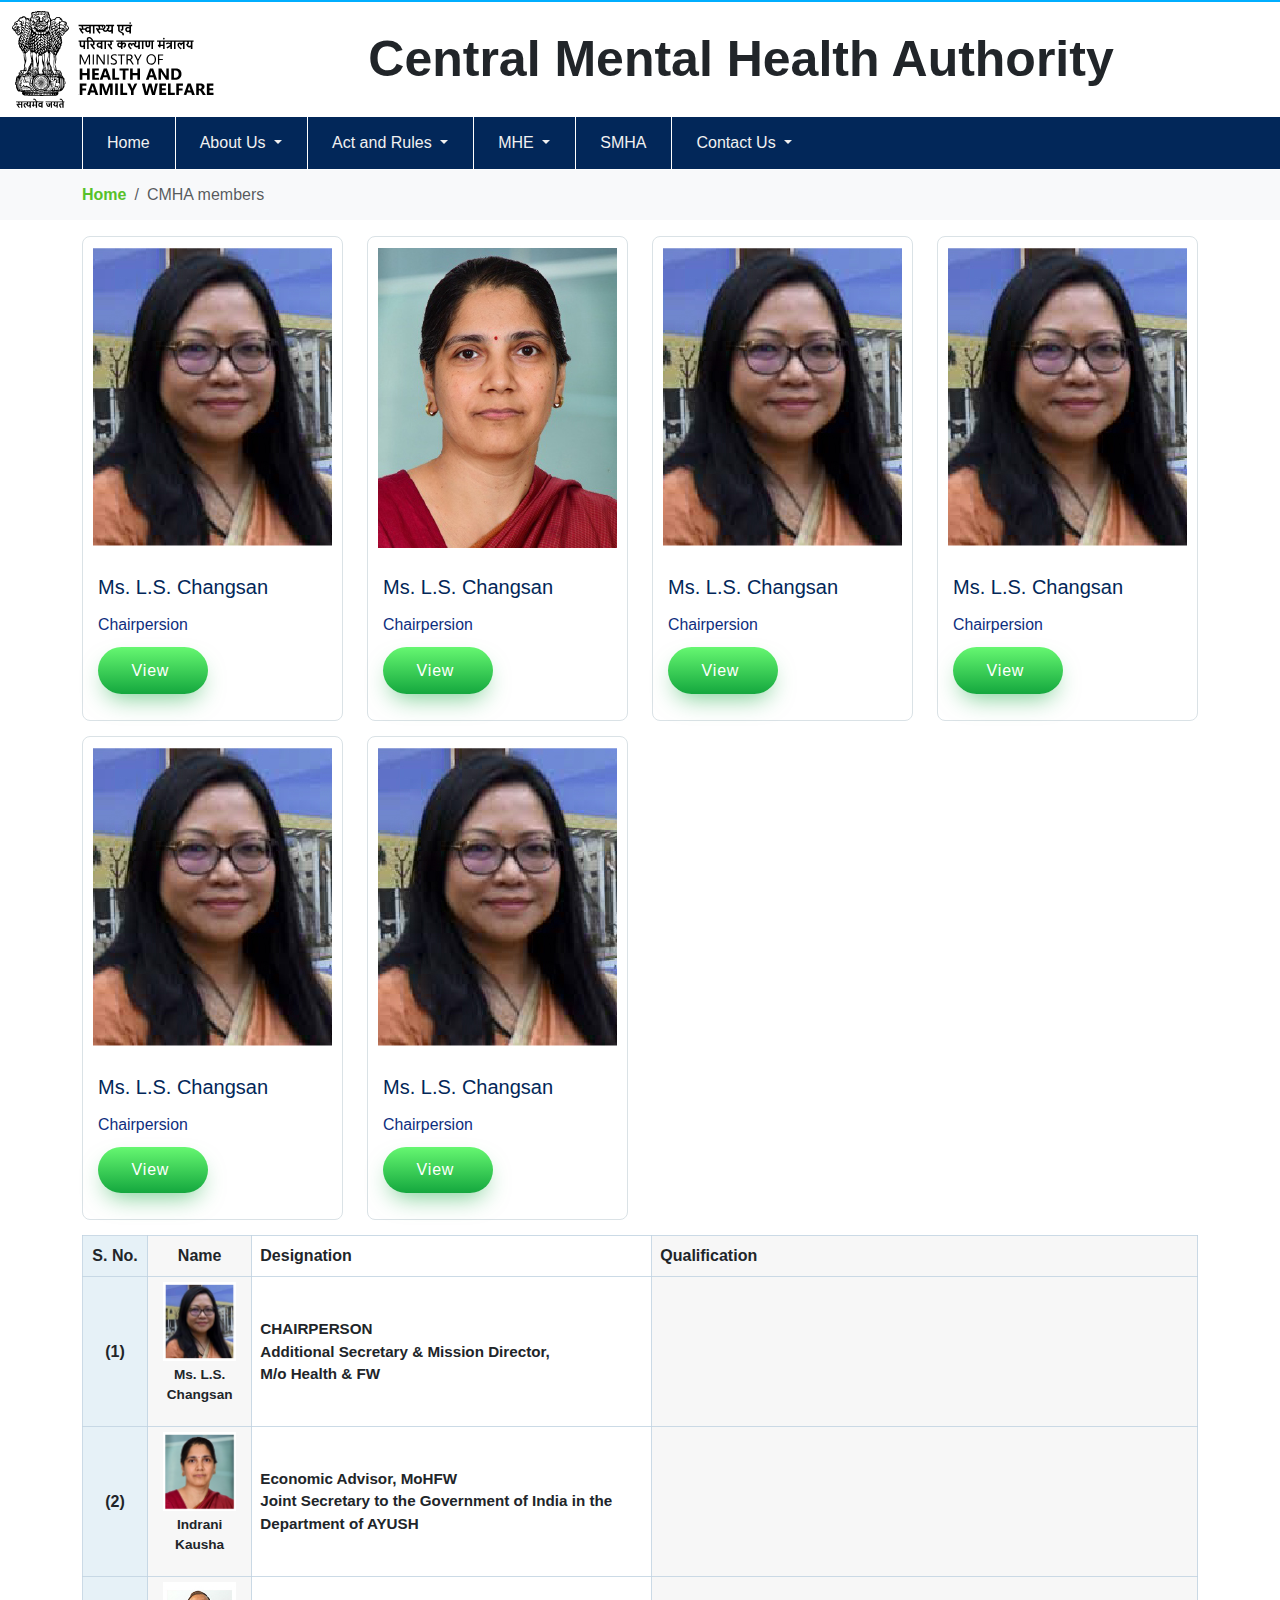
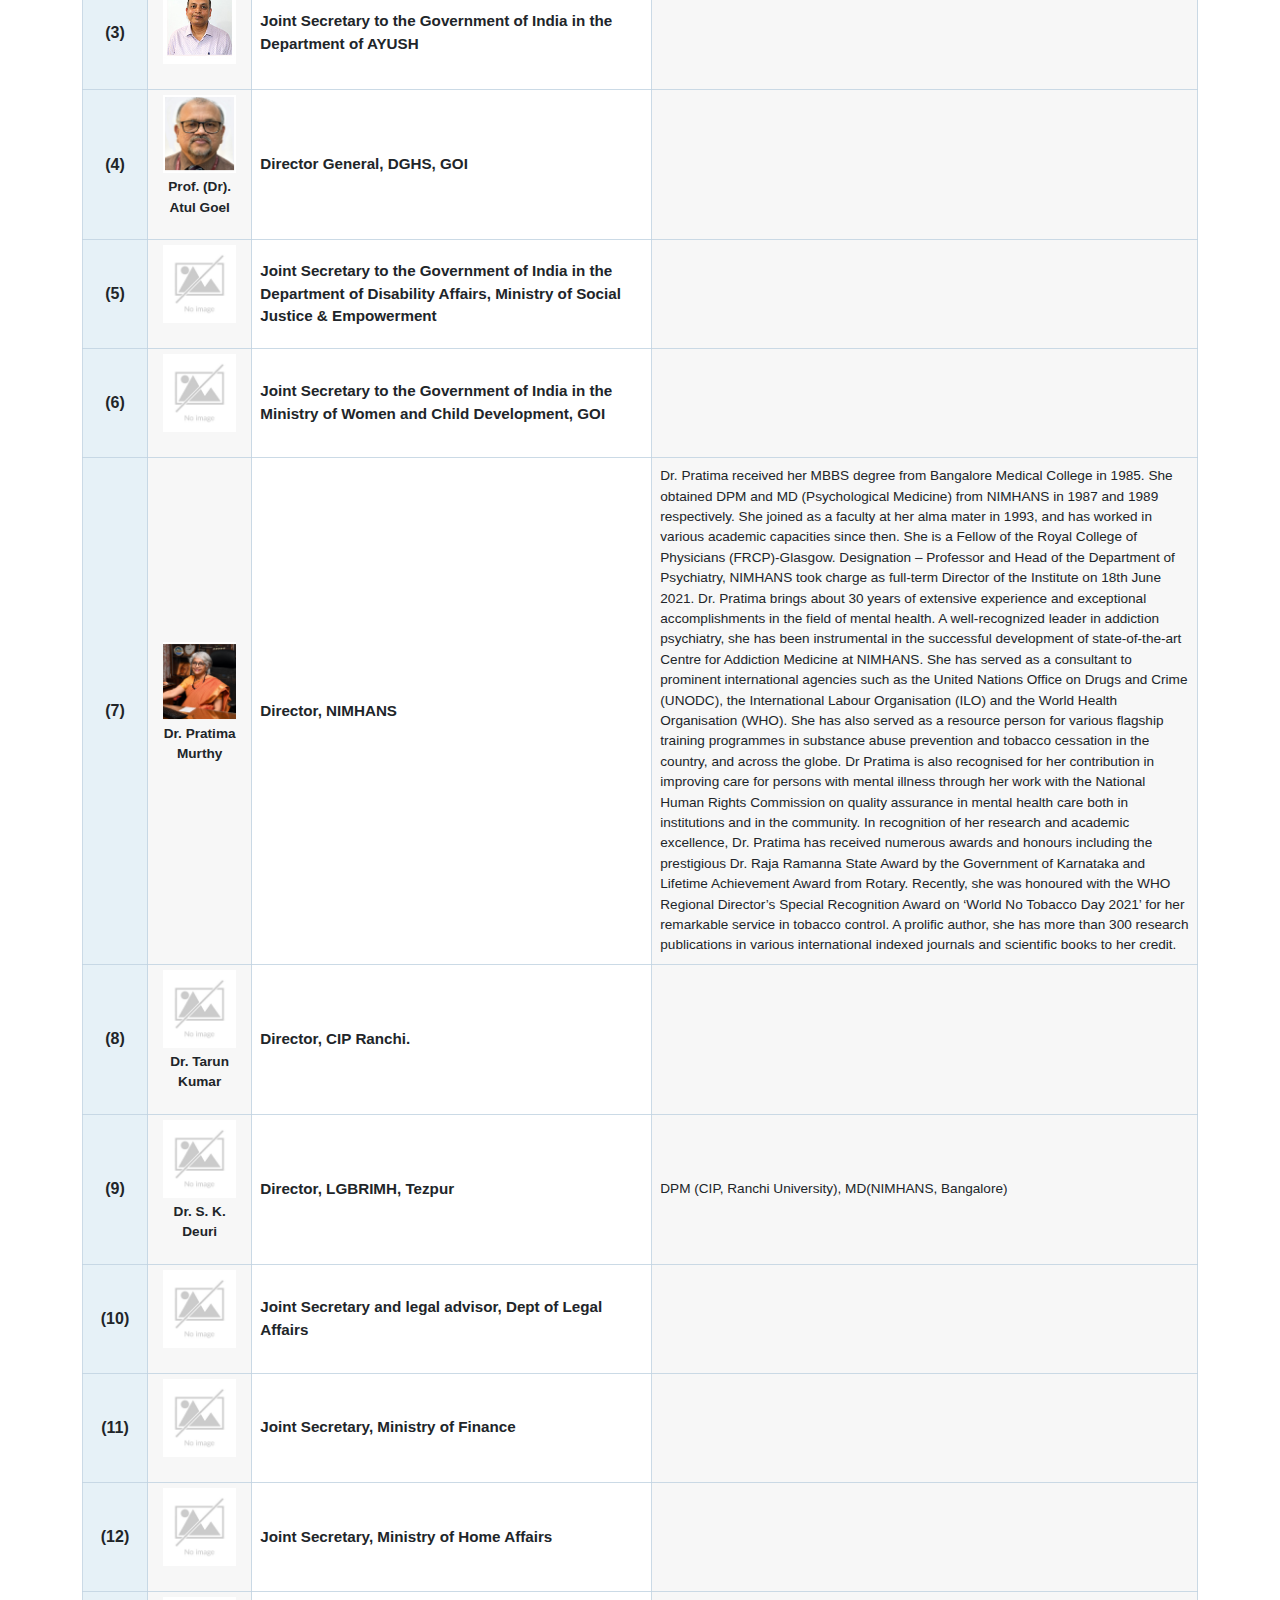
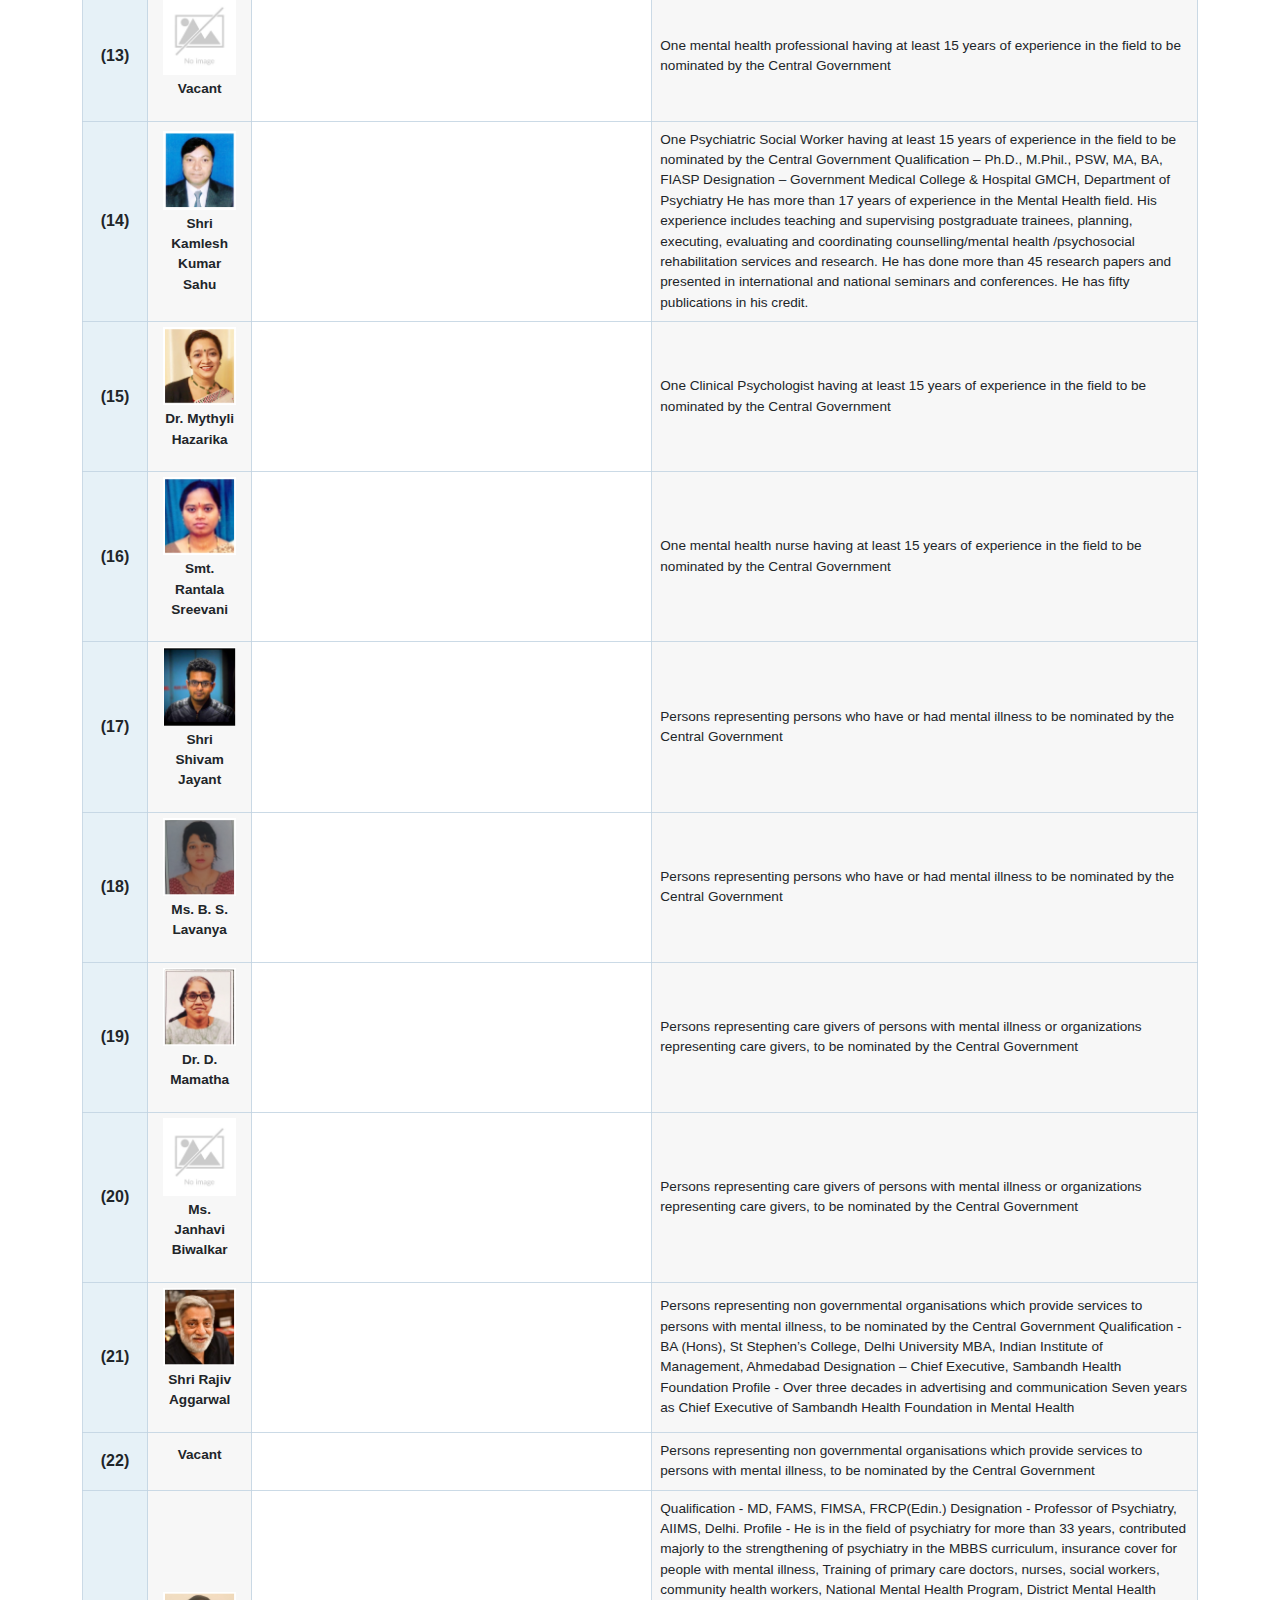
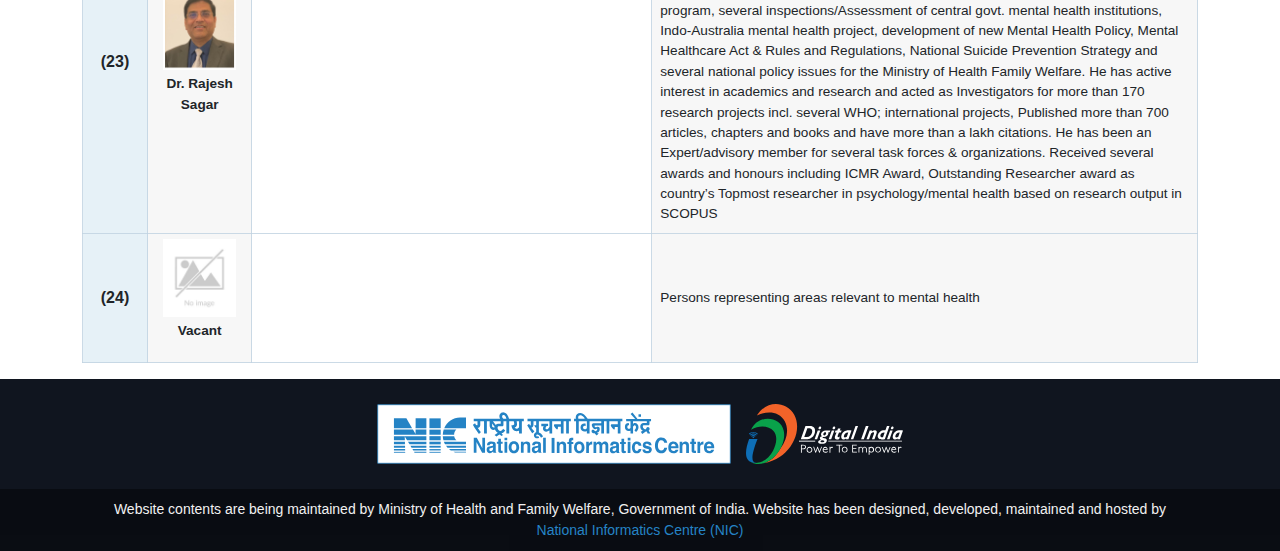
<file: changsan.html>
<!doctype html>
<html lang="en">
  <head>
    <meta charset="utf-8">
    <meta name="viewport" content="width=device-width, initial-scale=1">
    <link href="assets/css/bootstrap.min.css" rel="stylesheet">
    <link href="assets/css/custom.css" rel="stylesheet">
    <link rel="icon" type="image/x-icon" href="assets/images/favicon.ico">
    <title>Central Mental Health Authority</title>
  </head>
  <body>
    
    <header class="bdr-top">
      <div class="container-fluid">
            <div class="row">
                <div class="col-sm-12">
                    <ul class="logosection">
                        <li>
                            <img src="assets/images/Ministry_of_Health_India.svg" class="img-fluid">
                        </li>
                        <li>
                            <!-- <img src="" class="img-fluid"> -->
                            <span class="projectNmae">Central Mental Health Authority</span>
                        </li>
                        <li>
                            <!-- <img src="assets/images/nhm.svg" class="img-fluid"> -->
                        </li>
                    </ul>
                </div>
            </div>
        </div>
    </header>

    
    <nav class="navbar navbar-expand-lg  nav-bg">
      <div class="container">
        <!-- <a class="navbar-brand" href="#">Navbar</a> -->
        <button class="navbar-toggler ms-auto ms-sm-2" type="button" data-bs-toggle="collapse" data-bs-target="#navbarSupportedContent" aria-controls="navbarSupportedContent" aria-expanded="false" aria-label="Toggle navigation">
          <span class="navbar-toggler-icon" ></span>
        </button>
        <div class="collapse navbar-collapse" id="navbarSupportedContent">
          <ul class="navbar-nav me-auto mb-2 mb-lg-0">
            <li class="nav-item">
              <a class="nav-link" aria-current="page" href="index.html">Home</a>
            </li>
            <li class="nav-item dropdown">
              <a class="nav-link dropdown-toggle" href="#" role="button" data-bs-toggle="dropdown" aria-expanded="false">
                About Us
              </a>
              <ul class="dropdown-menu">
                <li><a class="dropdown-item" href="introduction.html">Introduction</a></li>
                <li><a class="dropdown-item active" href="whos-who.html">CMHA Members</a></li>                  
              </ul>
            </li>              
            <li class="nav-item dropdown">
              <a class="nav-link dropdown-toggle" href="#" role="button" data-bs-toggle="dropdown" aria-expanded="false">
                Act and Rules
              </a>
              <ul class="dropdown-menu">
                <li><a class="dropdown-item" href="assets/pdf/Mental Healthcare Act, 2017_0.pdf" target="_blank">Mental healthcare Act, 2017</a></li>
                <li><a class="dropdown-item" href="assets/pdf/Act coming into force on 29.5.2018.pdf" target="_blank">Mental Healthcare Act Coming Into Effect on 29.05.2018</a></li> 
                <li><a class="dropdown-item" href="assets/pdf/Mental Health Care (Central Mental Health Authority and Mental Health Review Boards) Rules, 2018.pdf" target="_blank">Mental Health Care (Central Mental Health Authority and Mental Health Review Boards) Rules, 2018</a></li>  
                <li><a class="dropdown-item" href="assets/pdf/Mental Healthcare (Rights of Persons with Mental Illness) Rules, 2018.pdf" target="_blank">Mental Healthcare (Rights of Persons with Mental Illness) Rules, 2018</a></li> 
                <li><a class="dropdown-item" href="assets/pdf/Mental Healthcare (State Mental Health Authority) Rules, 2018.pdf" target="_blank">Mental Healthcare (State Mental Health Authority) Rules, 2018</a></li> 
                <li><a class="dropdown-item" href="javascript:void();" >Amendment in Rule 17 of the Mental Healthcare (Central Mental Health Authority and Mental Health Review Boards) Rules, 2018</a></li>
                <li><a class="dropdown-item" href="assets/pdf/Central Mental-Health-Regulation 2020.pdf" target="_blank">The Mental Healthcare (Central Mental Health Authority) Regulations, 2020</a></li>  
                <li><a class="dropdown-item" href="assets/pdf/2nd CMHA Members Notification.pdf" target="_blank">Gazette notification for Members of CMHA</a></li>  
                <!-- <li><a class="dropdown-item" href="assets/pdf/Rights of Persons with Mental Illness_0.pdf" target="_blank">Rights of Persons with Mental Illness_0</a></li>                  
                <li><a class="dropdown-item" href="assets/pdf/Mental Healthcare SMHA Rules_0.pdf" target="_blank">Mental Healthcare SMHA Rules_0</a></li>                -->
                <!-- <li><a class="dropdown-item" href="assets/pdf/Mental Healthcare CMHA and MHRB Rules 2018_0.pdf" target="_blank">Mental Healthcare CMHA and MHRB Rules 2018_0</a></li>   -->                
              </ul>
            </li>

            <li class="nav-item dropdown" id="myDropdown">
              <a class="nav-link dropdown-toggle" href="#" data-bs-toggle="dropdown">  MHE  </a>
              <ul class="dropdown-menu">                
                <li> <a class="dropdown-item" href="#"> CMHE(MHA) &raquo; </a>
                  <ul class="submenu dropdown-menu">
                    <li><a class="dropdown-item" href="application.html" >Application</a></li>
                    <li><a class="dropdown-item" href="javascript:void();" >Establishment Registration</a></li>
                  </ul>
                </li>
                <li> <a class="dropdown-item" href="#"> SMHE </a></li>
                <li> <a class="dropdown-item" href="#"> Form D </a></li>
                </ul>
              </li> 
           
              <li class="nav-item">
                <a class="nav-link" aria-current="page" href="smha.html">SMHA</a>
              </li>       
            <li class="nav-item dropdown">
              <a class="nav-link dropdown-toggle" href="#" role="button" data-bs-toggle="dropdown" aria-expanded="false">
                Contact Us
              </a>
              <ul class="dropdown-menu">
                <li><a class="dropdown-item" href="directory.html">Directory</a></li>
                <li><a class="dropdown-item active" href="location.html">Location</a></li>               
              </ul>
            </li>             
          </ul>            
        </div>
      </div>
  </nav>
      <div class="clearfix"></div>
     

    <main>
        <!-- <section class="banner">
            <img src="assets/images/who.jpg" class="img-fluid mx-auto">
        </section> -->
        <section class="bg-breadcream">
            <div class="container">
                <div class="row">
                    <div class="col-12 py-2">
                        <nav aria-label="breadcrumb">
                            <ol class="breadcrumb">
                              <li class="breadcrumb-item"><a href="index.html">Home</a></li>
                              <li class="breadcrumb-item active" aria-current="page">CMHA members</li>
                            </ol>
                          </nav>
                    </div>
                </div>
            </div>
        </section>

        <section class=" w-100 mt-3">
            <div class="container">
                <div class="row">
                    <div class="col-lg-3 col-md-6 col-sm-12">
                        <div class="profile">
                            <figure>
                                <img src="assets/images/profile/L-S-Changsan.jpg" alt="L.S. Changsan" class="img-fluid">
                                <figcaption>
                                    <div class="name">Ms. L.S. Changsan</div>
                                    <div class="degination">Chairpersion</div>
                                    <a href="#" class="btn-view">View</a>
                                </figcaption>
                            </figure>
                        </div>
                    </div>

                    <div class="col-lg-3 col-md-6 col-sm-12">
                        <div class="profile">
                            <figure>
                                <img src="assets/images/profile/Indrani-Kaushal.jpg" alt="L.S. Changsan" class="img-fluid">
                                <figcaption>
                                    <div class="name">Ms. L.S. Changsan</div>
                                    <div class="degination">Chairpersion</div>
                                    <a href="#" class="btn-view">View</a>

                                </figcaption>
                            </figure>
                        </div>
                    </div>

                    <div class="col-lg-3 col-md-6 col-sm-12">
                        <div class="profile">
                            <figure>
                                <img src="assets/images/profile/L-S-Changsan.jpg" alt="L.S. Changsan" class="img-fluid">
                                <figcaption>
                                    <div class="name">Ms. L.S. Changsan</div>
                                    <div class="degination">Chairpersion</div>
                                    <a href="#" class="btn-view">View</a>

                                </figcaption>
                            </figure>
                        </div>
                    </div>

                    <div class="col-lg-3 col-md-6 col-sm-12">
                        <div class="profile">
                            <figure>
                                <img src="assets/images/profile/L-S-Changsan.jpg" alt="L.S. Changsan" class="img-fluid">
                                <figcaption>
                                    <div class="name">Ms. L.S. Changsan</div>
                                    <div class="degination">Chairpersion</div>
                                    <a href="#" class="btn-view">View</a>

                                </figcaption>
                            </figure>
                        </div>
                    </div>

                    <div class="col-lg-3 col-md-6 col-sm-12">
                        <div class="profile">
                            <figure>
                                <img src="assets/images/profile/L-S-Changsan.jpg" alt="L.S. Changsan" class="img-fluid">
                                <figcaption>
                                    <div class="name">Ms. L.S. Changsan</div>
                                    <div class="degination">Chairpersion</div>
                                    <a href="#" class="btn-view">View</a>
                                </figcaption>
                            </figure>
                        </div>
                    </div>

                    <div class="col-lg-3 col-md-6 col-sm-12">
                        <div class="profile">
                            <figure>
                                <img src="assets/images/profile/L-S-Changsan.jpg" alt="L.S. Changsan" class="img-fluid">
                                <figcaption>
                                    <div class="name">Ms. L.S. Changsan</div>
                                    <div class="degination">Chairpersion</div>
                                    <a href="#" class="btn-view">View</a>

                                </figcaption>
                            </figure>
                        </div>
                    </div>
                </div>

               <div class="row">
                <div class="col-12">
                    <div class="table-responsive">
                        <table class="table align-middle whos">
                            <thead>
                                <tr>
                                    <th width="65">S. No.</th>
                                    <th>Name</th>
                                    <th width="400">Designation</th>
                                    <th>Qualification</th>
                                </tr>
                            </thead>
                            <tbody>
                                <tr>
                                    <td>(1)</td>
                                    <td>
                                        <img src="assets/images/profile/L-S-Changsan.jpg" class="img-fluid mx-auto d-block" alt="L.S. Changsan">
                                        <p class="fw-bold pt-1">Ms. L.S. Changsan</p>
                                    </td>
                                    <td>
                                        CHAIRPERSON<br> Additional Secretary & Mission Director,<br>M/o Health & FW
                                    </td>
                                    <td>
                                        
                                    </td>
                                </tr>

                                <tr>
                                    <td>(2)</td>
                                    <td class="text-center">
                                        <img src="assets/images/profile/Indrani-Kaushal.jpg" class="img-fluid mx-auto d-block" alt="Indrani Kaushal">
                                        <p class="fw-bold pt-1">Indrani Kausha</p> </td>
                                    <td>Economic Advisor, MoHFW <br>
                                        Joint Secretary to the Government of India in the Department of AYUSH</td>
                                    <td></td>
                                </tr>


                                <tr>
                                    <td>(3)</td>
                                    <td>
                                        <img src="assets/images/profile/tarun.jpg" class="img-fluid mx-auto d-block" alt="Dr. Tarun Kumar">
                                        <p class="fw-bold pt-1"></p>
                                    </td>
                                    <td>Joint Secretary to the Government of India in the Department of AYUSH</td>
                                    <td></td>
                                </tr>

                                <tr>
                                    <td>(4)</td>
                                    <td>
                                        <img src="assets/images/profile/Atul-Goel-DGHS.jpg" class="img-fluid mx-auto d-block" alt="Atul Goel">
                                        <p class="fw-bold pt-1">Prof. (Dr). Atul Goel</p></td>
                                    <td>
                                        Director General, DGHS, GOI
                                        <!-- <br>
                                        Joint Secretary to the Government of India in the Department of Disability Affairs, Ministry of Social Justice & Empowerment
                                        <br>
                                        Joint Secretary to the Government of India in the Ministry of Women and Child Development, GOI -->
                                    </td>
                                    <td>
                                        


                                    </td>
                                </tr>

                                


                               



                                <tr>
                                    <td>(5)</td>
                                    <td>
                                        <img src="assets/images/profile/no-image.jpg" class="img-fluid mx-auto d-block" alt="Dr. Tarun Kumar">
                                        <p class="fw-bold pt-1"></p>
                                    </td>
                                    <td>Joint Secretary to the Government of India in the Department of Disability Affairs, Ministry of Social Justice & Empowerment
                                    </td>
                                    <td></td>
                                </tr>

                                <tr>
                                    <td>(6)</td>
                                    <td>
                                        <img src="assets/images/profile/no-image.jpg" class="img-fluid mx-auto d-block" alt="Dr. Tarun Kumar">
                                        <p class="fw-bold pt-1"></p>
                                    </td>
                                    <td>Joint Secretary to the Government of India in the Ministry of Women and Child Development, GOI
                                    </td>
                                    <td></td>
                                </tr>                             



                                <tr>
                                    <td>(7)</td>
                                    <td>
                                        <img src="assets/images/profile/pratima-murthy.jpg" class="img-fluid mx-auto d-block" alt="Pratima Murthy">
                                        <p class="fw-bold pt-1">Dr. Pratima Murthy</p></td>
                                    <td>
                                        Director, NIMHANS
                                    </td>
                                    <td>
                                        Dr. Pratima received her MBBS degree from Bangalore Medical College in 1985. She obtained DPM and MD (Psychological Medicine) from NIMHANS in 1987 and 1989 respectively. She joined as a faculty at her alma mater in 1993, and has worked in various academic capacities since then. She is a Fellow of the Royal College of Physicians (FRCP)-Glasgow.   
                                        Designation – Professor and Head of the Department of Psychiatry, NIMHANS took charge as full-term Director of the Institute on 18th June 2021.
                                        Dr. Pratima brings about 30 years of extensive experience and exceptional accomplishments in the field of mental health. A well-recognized leader in addiction psychiatry, she has been instrumental in the successful development of state-of-the-art Centre for Addiction Medicine at NIMHANS.
                                        She has served as a consultant to prominent international agencies such as the United Nations Office on Drugs and Crime (UNODC), the International Labour Organisation (ILO) and the World Health Organisation (WHO). She has also served as a resource person for various flagship training programmes in substance abuse prevention and tobacco cessation in the country, and across the globe. 
                                        Dr Pratima is also recognised for her contribution in improving care for persons with mental illness through her work with the National Human Rights Commission on quality assurance in mental health care both in institutions and in the community.
                                        In recognition of her research and academic excellence, Dr. Pratima has received numerous awards and honours including the prestigious Dr. Raja Ramanna State Award by the Government of Karnataka and Lifetime Achievement Award from Rotary. Recently, she was honoured with the WHO Regional Director’s Special Recognition Award on ‘World No Tobacco Day 2021’
                                        
                                        for her remarkable service in tobacco control. A prolific author, she has more than 300 research publications in various international indexed journals and scientific books to her credit.
                                    </td>
                                </tr>

                                <tr>
                                    <td>(8)</td>
                                    <td>
                                    <img src="assets/images/profile/no-image.jpg" class="img-fluid mx-auto d-block" alt="Dr. Tarun Kumar">
                                        <p class="fw-bold pt-1">Dr. Tarun Kumar</p>
                                    </td>
                                    <td>Director, CIP Ranchi. </td>
                                    <td></td>
                                </tr>

                                <tr>
                                    <td>(9)</td>
                                    <td>
                                        <img src="assets/images/profile/no-image.jpg" class="img-fluid mx-auto d-block" alt="Dr. S. K. Deuri">
                                        <p class="fw-bold pt-1">Dr. S. K. Deuri</p>

                                    </td>
                                    <td>Director, LGBRIMH, Tezpur
                                         
                                        
                                        </td>
                                    <td>DPM (CIP, Ranchi University), MD(NIMHANS, Bangalore)</td>
                                </tr>

                                <tr>
                                    <td>(10)</td>
                                    <td>
                                        <img src="assets/images/profile/no-image.jpg" class="img-fluid mx-auto d-block" alt="">
                                        <p class="fw-bold pt-1"></p>
                                        
                                    </td>
                                    <td>Joint Secretary and legal advisor, Dept of Legal Affairs</td>
                                    <td></td>
                                </tr>

                                <tr>
                                    <td>(11)</td>
                                   
                                    <td>
                                        <img src="assets/images/profile/no-image.jpg" class="img-fluid mx-auto d-block" alt="">
                                        <p class="fw-bold pt-1"></p>
                                    </td>
                                    <td>Joint Secretary, Ministry of Finance

                                    </td>
                                    <td></td>
                                </tr>

                                <tr>
                                    <td>(12)</td>
                                    <td>
                                        <img src="assets/images/profile/no-image.jpg" class="img-fluid mx-auto d-block" alt="">
                                        <p class="fw-bold pt-1"></p>
                                    </td>
                                    <td>Joint Secretary, Ministry of Home Affairs

                                    </td>                                    
                                    <td></td>
                                </tr>

                                <tr>
                                    <td>(13)</td>
                                    <td>
                                        <img src="assets/images/profile/no-image.jpg" class="img-fluid mx-auto d-block" alt="">
                                        <p class="fw-bold pt-1">Vacant</p> 
                                    </td>
                                    <td></td>
                                    <td>One mental health professional having at least 15 years of experience in the field to be nominated by the Central Government</td>
                                </tr>

                                <tr>
                                    <td>(14)</td>
                                    <td>
                                        <img src="assets/images/profile/kamlesh-kumar-sahu.jpg" class="img-fluid mx-auto d-block" alt="Shri Kamlesh Kumar Sahu">
                                        
                                        <p class="fw-bold pt-1">Shri Kamlesh Kumar Sahu</p>
                                    </td>
                                   
                                    <td></td>
                                    <td>One Psychiatric Social Worker having at least 15 years of experience in the field to be nominated by the Central Government 
                                        Qualification – Ph.D., M.Phil., PSW, MA, BA, FIASP
                                        Designation – Government Medical College & Hospital GMCH, Department of Psychiatry
                                        He has more than 17 years of experience in the Mental Health field. His experience includes teaching and supervising postgraduate trainees, planning, executing, evaluating and coordinating counselling/mental health /psychosocial rehabilitation services and research. He has done more than 45 research papers and presented in international and national seminars and conferences. He has fifty publications in his credit.
                                        
                                        </td>
                                </tr>

                                <tr>
                                    <td>(15)</td>
                                    <td>
                                        <img src="assets/images/profile/Mythyli.jpg" class="img-fluid mx-auto d-block" alt="Dr. Mythyli Hazarika">
                                        <p class="fw-bold pt-1">Dr. Mythyli Hazarika

                                        </p>

                                    </td>
                                    
                                    <td></td>
                                    <td>One Clinical Psychologist having at least 15 years of experience in the field to be nominated by the Central Government</td>
                                </tr>

                                <tr>
                                    <td>(16)</td>
                                    <td>
                                        
                                        <img src="assets/images/profile/sreevani-rentala.jpg" class="img-fluid mx-auto d-block" alt="Smt. Rantala Sreevani">
                                        <p class="fw-bold pt-1">Smt. Rantala Sreevani</p>

                                    </td>
                                   
                                    <td></td>
                                    <td>One mental health nurse having at least 15 years of experience in the field to be nominated by the Central Government 

                                    </td>
                                </tr>

                                <tr>
                                    <td>(17)</td>
                                    <td>
                                        <img src="assets/images/profile/shivam-jayant.jpg" class="img-fluid mx-auto d-block" alt="shivam jayant">
                                        <p class="fw-bold pt-1">Shri Shivam Jayant</p></td>
                                    
                                    <td></td>
                                    <td>Persons representing persons who have or had mental illness to be nominated by the Central Government 
                                    </td>
                                </tr>

                                <tr>
                                    <td>(18)</td>
                                    <td>
                                        <img src="assets/images/profile/lavanya.jpg" class="img-fluid mx-auto d-block" alt="Ms. B. S. Lavanya">
                                        <p class="fw-bold pt-1">Ms. B. S. Lavanya</p></td>
                                   
                                    <td></td>
                                    <td>Persons representing persons who have or had mental illness to be nominated by the Central Government 
                                    </td>
                                </tr>

                                <tr>
                                    <td>(19)</td>
                                    <td>
                                        <img src="assets/images/profile/mamata.jpg" class="img-fluid mx-auto d-block" alt="Dr. D. Mamatha">
                                        <p class="fw-bold pt-1">Dr. D. Mamatha</p>
                                    </td>
                                    <td> 

                                    </td>
                                    <td>
                                        Persons representing care givers of persons with mental illness or organizations representing care givers, to be nominated by the Central Government
                                    </td>
                                </tr>

                                <tr>
                                    <td>(20)</td>
                                    <td>
                                        <img src="assets/images/profile/no-image.jpg" class="img-fluid mx-auto d-block" alt="Ms. Janhavi Biwalkar">
                                        <p class="fw-bold pt-1">Ms. Janhavi Biwalkar</p>

                                    </td>
                                    <td> 

                                    </td>
                                    <td>
                                        Persons representing care givers of persons with mental illness or organizations representing care givers, to be nominated by the Central Government
                                    </td>
                                </tr>

                                <tr>
                                    <td>(21)</td>
                                    <td>
                                        <img src="assets/images/profile/rajiv-aggarwa.jpg" class="img-fluid mx-auto d-block" alt="Shri Rajiv Aggarwal">
                                        <p class="fw-bold pt-1">Shri Rajiv Aggarwal</p></td>
                                    <td>
                                    </td>
                                    <td>
                                        Persons representing non governmental organisations which provide services to persons with mental illness, to be nominated by the Central Government
                                        Qualification - BA (Hons), St Stephen’s College, Delhi University
                                        MBA, Indian Institute of Management, Ahmedabad
                                        Designation – Chief Executive, Sambandh Health Foundation
                                        Profile - Over three decades in advertising and communication
                                        
                                        Seven years as Chief Executive of Sambandh Health Foundation in Mental Health
                                    </td>
                                </tr>

                                <tr>
                                    <td>(22)</td>
                                    <td><p class="fw-bold pt-1">Vacant</p></td>
                                    <td>

                                    </td>
                                    <td>
                                        Persons representing non governmental organisations which provide services to persons with mental illness, to be nominated by the Central Government
                                    </td>
                                </tr>

                                <tr>
                                    <td>(23)</td>
                                    <td>
                                        <img src="assets/images/profile/rajesh.jpg" alt="Dr. Rajesh Sagar" class="img-fluid mx-auto d-block">
                                        <p class="fw-bold pt-1">Dr. Rajesh Sagar</p>

                                    </td>
                                    <td>
                                        
                                        </td>
                                    <td>
                                        Qualification - MD, FAMS, FIMSA, FRCP(Edin.)
                                        Designation - Professor of Psychiatry, AIIMS, Delhi.
                                        Profile - He is in the field of psychiatry for more than 33 years, contributed majorly to the strengthening of psychiatry in the MBBS curriculum, insurance cover for people with mental illness, Training
                                        of primary care doctors, nurses, social workers, community health workers, National Mental Health Program, District Mental Health program, several inspections/Assessment of central govt. mental health institutions, Indo-Australia mental health project, development of new Mental Health Policy, Mental Healthcare Act &amp; Rules and Regulations, National Suicide Prevention Strategy and several national policy issues for the Ministry of Health Family Welfare. He has active interest in academics and research and acted as Investigators for more than 170 research projects incl. several WHO; international projects, Published more than 700 articles,
                                        chapters and books and have more than a lakh citations. He has been an Expert/advisory member for several task forces & organizations. Received several awards and honours including ICMR Award, Outstanding Researcher award as country’s Topmost researcher in psychology/mental health based on research output in SCOPUS
                                    </td>
                                </tr>
                                <tr>
                                    <td>(24)</td>
                                    <td>
                                        <img src="assets/images/profile/no-image.jpg" class="img-fluid mx-auto d-block" alt="">
                                            <p class="fw-bold pt-1">Vacant</p>
                                        </td>
                                    
                                    <td></td>
                                    <td>Persons representing areas relevant to mental health</td>
                                </tr>
                            </tbody>

                        </table>
                    </div>
                </div>

               </div>
            </div>
        </section>

     
           

    

    </main>

    <footer class="footer">

        <div class="container">
            <div class="row">
                <div class="col-12">
                    <ul class="footerLogo">
                        <li>
                            <a href="">
                                <img src="assets/images/NIC-logo.svg" class="img-fluid">
                            </a>
                        </li>
                        <li>
                            <a href="">
                                <img src="assets/images/Digital.svg" class="img-fluid">
                            </a>
                        </li>
                       
                    </ul>
                </div>
            </div>
        </div>


        <article class="copyright">
            <div class="container">
                <div class="row">
                    <div class="col-sm-12">
                        <p>Website contents are being maintained by Ministry of Health and Family Welfare, Government of India.
                            Website has been designed, developed, maintained and hosted by <a href="https://www.nic.in/" target="_blank">  National Informatics Centre (NIC) </a> </p>
                    </div>
                </div>
            </div>
        </article>
    </footer>
    <a id="button">
        <?xml version="1.0" encoding="UTF-8"?><svg id="Layer_2" xmlns="http://www.w3.org/2000/svg" viewBox="0 0 34.21 19.29"><defs><style>.cls-1{fill:#fff;}</style></defs><g id="Layer_1-2"><path class="cls-1" d="M2.5,19.29c-.64,0-1.28-.24-1.77-.73-.98-.98-.98-2.56,0-3.54L14.76,.99c1.32-1.32,3.63-1.32,4.95,0l13.76,13.76c.98,.98,.98,2.56,0,3.54-.98,.98-2.56,.98-3.54,0L17.24,5.59,4.27,18.55c-.49,.49-1.13,.73-1.77,.73Z"/></g></svg>
    </a>
    <script src="https://cdnjs.cloudflare.com/ajax/libs/jquery/3.7.0/jquery.min.js" integrity="sha512-3gJwYpMe3QewGELv8k/BX9vcqhryRdzRMxVfq6ngyWXwo03GFEzjsUm8Q7RZcHPHksttq7/GFoxjCVUjkjvPdw==" crossorigin="anonymous" referrerpolicy="no-referrer"></script>
    <script src="assets/js/bootstrap.bundle.min.js"></script>
    <script>

var btn = $('#button');

$(window).scroll(function() {
  if ($(window).scrollTop() > 300) {
    btn.addClass('show');
  } else {
    btn.removeClass('show');
  }
});

btn.on('click', function(e) {
  e.preventDefault();
  $('html, body').animate({scrollTop:0}, '300');
});


document.addEventListener("DOMContentLoaded", function(){
// make it as accordion for smaller screens
if (window.innerWidth < 992) {

  // close all inner dropdowns when parent is closed
  document.querySelectorAll('.navbar .dropdown').forEach(function(everydropdown){
    everydropdown.addEventListener('hidden.bs.dropdown', function () {
      // after dropdown is hidden, then find all submenus
        this.querySelectorAll('.submenu').forEach(function(everysubmenu){
          // hide every submenu as well
          everysubmenu.style.display = 'none';
        });
    })
  });

  document.querySelectorAll('.dropdown-menu a').forEach(function(element){
    element.addEventListener('click', function (e) {
        let nextEl = this.nextElementSibling;
        if(nextEl && nextEl.classList.contains('submenu')) {	
          // prevent opening link if link needs to open dropdown
          e.preventDefault();
          if(nextEl.style.display == 'block'){
            nextEl.style.display = 'none';
          } else {
            nextEl.style.display = 'block';
          }

        }
    });
  })
}
// end if innerWidth
}); 
// DOMContentLoaded  end


$('.arrows').click(function () {
      $(".contact_info_sec").toggleClass("moveclass", 1000);  
});
    </script>
  </body>
</html>
</file>
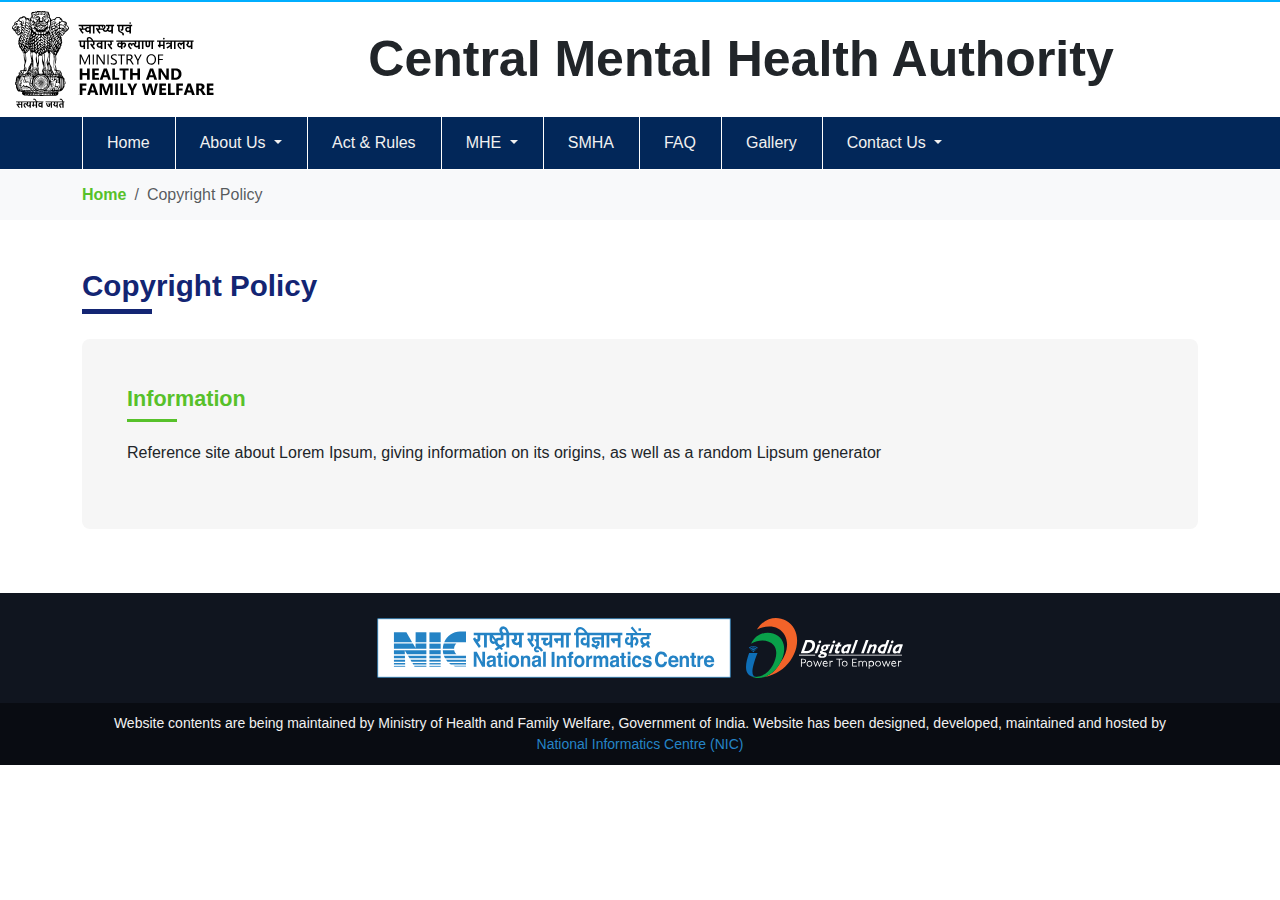
<file: copyright-policy.html>
<!doctype html>
<html lang="en">
  <head>
    <meta charset="utf-8">
    <meta name="viewport" content="width=device-width, initial-scale=1">
    <link href="assets/css/bootstrap.min.css" rel="stylesheet">
    <link href="assets/css/custom.css" rel="stylesheet">
    <link rel="icon" type="image/x-icon" href="assets/images/favicon.ico">
    <title>Central Mental Health Authority</title>
  </head>
  <body>
    
    <header class="bdr-top">
        <div class="container-fluid">
            <div class="row">
                <div class="col-sm-12">
                    <ul class="logosection">
                        <li>
                            <img src="assets/images/Ministry_of_Health_India.svg" class="img-fluid">
                        </li>
                        <li>
                            <!-- <img src="" class="img-fluid"> -->
                            <span class="projectNmae">Central Mental Health Authority</span>
                        </li>
                        <li>
                            <!-- <img src="assets/images/nhm.svg" class="img-fluid"> -->
                        </li>
                    </ul>
                </div>
            </div>
        </div>
    </header>

  
    <nav class="navbar navbar-expand-lg  nav-bg">
      <div class="container">
        <!-- <a class="navbar-brand" href="#">Navbar</a> -->
        <button class="navbar-toggler ms-auto ms-sm-2" type="button" data-bs-toggle="collapse" data-bs-target="#navbarSupportedContent" aria-controls="navbarSupportedContent" aria-expanded="false" aria-label="Toggle navigation">
          <span class="navbar-toggler-icon" ></span>
        </button>
        <div class="collapse navbar-collapse" id="navbarSupportedContent">
          <ul class="navbar-nav me-auto mb-2 mb-lg-0">
            <li class="nav-item">
              <a class="nav-link " aria-current="page" href="index.html">Home</a>
            </li>
            <li class="nav-item dropdown">
              <a class="nav-link dropdown-toggle" href="#" role="button" data-bs-toggle="dropdown" aria-expanded="false">
                About Us
              </a>
              <ul class="dropdown-menu">
                <li><a class="dropdown-item" href="introduction.html">Introduction</a></li>
                <li><a class="dropdown-item" href="whos-who.html">CMHA Members</a></li>                  
              </ul>
            </li>              
            <li class="nav-item">
              <a class="nav-link" aria-current="page" href="act-and-rules.html">Act & Rules</a>
            </li>
            <li class="nav-item dropdown" id="myDropdown">
              <a class="nav-link dropdown-toggle" href="#" data-bs-toggle="dropdown">  MHE  </a>
              <ul class="dropdown-menu">
               
                <li> <a class="dropdown-item" href="#"> CMHE(MHA) &raquo; </a>
                  <ul class="submenu dropdown-menu">
                    <li><a class="dropdown-item" href="application.html" >Application</a></li>
                    <li><a class="dropdown-item" href="javascript:void();" >Establishment Registration</a></li>
                  </ul>
                </li>
                <li> <a class="dropdown-item" href="#"> SMHE </a></li>
                <li> <a class="dropdown-item" href="#"> Form D </a></li>
                </ul>
              </li> 
           
              <li class="nav-item">
                <a class="nav-link" aria-current="page" href="smha.html">SMHA</a>
              </li>
              <li class="nav-item">
                <a class="nav-link" aria-current="page" href="faq.html">FAQ</a>
              </li>             
              <li class="nav-item">
                <a class="nav-link" aria-current="page" href="photo-gallery.html">Gallery</a>
              </li>           
            <li class="nav-item dropdown">
              <a class="nav-link dropdown-toggle" href="#" role="button" data-bs-toggle="dropdown" aria-expanded="false">
                Contact Us
              </a>
              <ul class="dropdown-menu">
                <li><a class="dropdown-item" href="directory.html">Directory</a></li>
                <li><a class="dropdown-item active" href="location.html">Location</a></li>               
              </ul>
            </li>             
          </ul>            
        </div>
      </div>
  </nav>
      <div class="clearfix"></div>

   
    <main>

        <!-- <section class="banner">
            <img src="assets/images/contact.jpg" class="img-fluid mx-auto">
        </section> -->

        <section class="bg-breadcream">
          <div class="container">
              <div class="row">
                  <div class="col-12 py-2">
                      <nav aria-label="breadcrumb">
                          <ol class="breadcrumb">
                            <li class="breadcrumb-item"><a href="index.html">Home</a></li>                           
                            <li class="breadcrumb-item active" aria-current="page">Copyright Policy</li>
                          </ol>
                        </nav>
                  </div>
              </div>
          </div>
        </section>
        <section class=" w-100 my-5">
            <div class="container">               
            
               
                <div class="row">

                    <div class="col-12">
                        <div class="mainHeading">
                            Copyright Policy
                        </div>
                    </div>
                    <div class="col-sm-12">
                        <div class="intro-about mb-3 font-300">
                            <div class="subHeading">Information</div>
                            <p>Reference site about Lorem Ipsum, giving information on its origins, as well as a random Lipsum generator</p>
                        </div>
                    </div>                    
                </div>               
            </div>
        </section>
    </main>

    <footer class="footer">
        <div class="container">
            <div class="row">
                <div class="col-12">
                    <ul class="footerLogo">
                        <li>
                            <a href="">
                                <img src="assets/images/NIC-logo.svg" class="img-fluid">
                            </a>
                        </li>
                        <li>
                            <a href="">
                                <img src="assets/images/Digital.svg" class="img-fluid">
                            </a>
                        </li>                       
                    </ul>
                </div>
            </div>
        </div>


        <article class="copyright">
            <div class="container">
                <div class="row">
                    <div class="col-sm-12">
                        <p>Website contents are being maintained by Ministry of Health and Family Welfare, Government of India.
                            Website has been designed, developed, maintained and hosted by <a href="https://www.nic.in/" target="_blank">  National Informatics Centre (NIC) </a> </p>
                    </div>
                </div>
            </div>
        </article>

    </footer>

    <a id="button">
        <?xml version="1.0" encoding="UTF-8"?><svg id="Layer_2" xmlns="http://www.w3.org/2000/svg" viewBox="0 0 34.21 19.29"><defs><style>.cls-1{fill:#fff;}</style></defs><g id="Layer_1-2"><path class="cls-1" d="M2.5,19.29c-.64,0-1.28-.24-1.77-.73-.98-.98-.98-2.56,0-3.54L14.76,.99c1.32-1.32,3.63-1.32,4.95,0l13.76,13.76c.98,.98,.98,2.56,0,3.54-.98,.98-2.56,.98-3.54,0L17.24,5.59,4.27,18.55c-.49,.49-1.13,.73-1.77,.73Z"/></g></svg>
    </a>
    <script src="assets/js/jquery.min.js"></script>
    <script src="assets/js/bootstrap.bundle.min.js"></script>   
  </body>
</html>
</file>
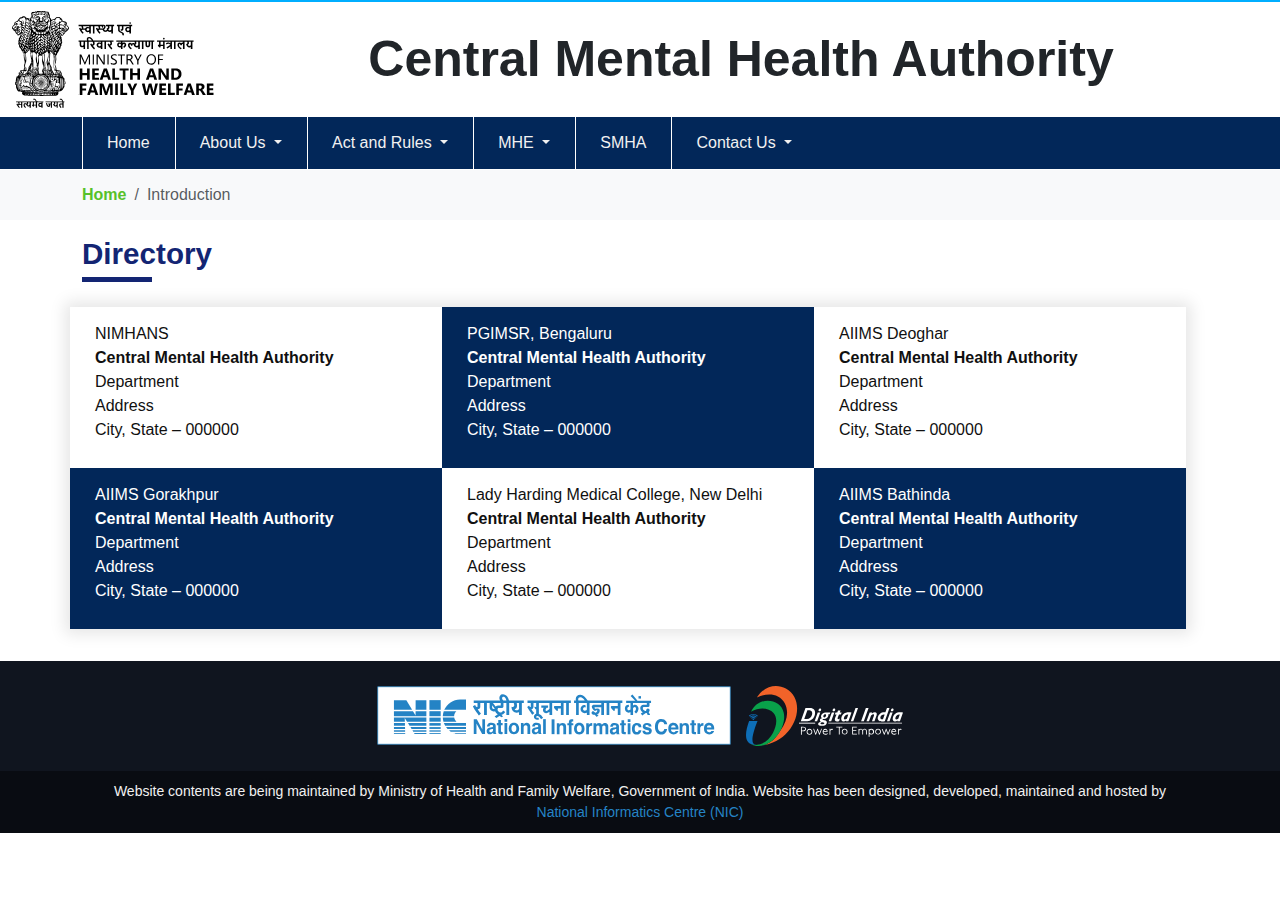
<file: directory.html>
<!doctype html>
<html lang="en">
  <head>
    <meta charset="utf-8">
    <meta name="viewport" content="width=device-width, initial-scale=1">
    <link href="assets/css/bootstrap.min.css" rel="stylesheet">
    <link href="assets/css/custom.css" rel="stylesheet">
    <link rel="icon" type="image/x-icon" href="assets/images/favicon.ico">
    <title>Central Mental Health Authority</title>
  </head>
  <body>
    
    <header class="bdr-top">
      <div class="container-fluid">
            <div class="row">
                <div class="col-sm-12">
                    <ul class="logosection">
                        <li>
                            <img src="assets/images/Ministry_of_Health_India.svg" class="img-fluid">
                        </li>
                        <li>
                            <!-- <img src="" class="img-fluid"> -->
                            <span class="projectNmae">Central Mental Health Authority</span>
                        </li>
                        <li>
                            <!-- <img src="assets/images/nhm.svg" class="img-fluid"> -->
                        </li>
                    </ul>
                </div>
            </div>
        </div>
    </header>

    
    <nav class="navbar navbar-expand-lg  nav-bg">
      <div class="container">
        <!-- <a class="navbar-brand" href="#">Navbar</a> -->
        <button class="navbar-toggler ms-auto ms-sm-2" type="button" data-bs-toggle="collapse" data-bs-target="#navbarSupportedContent" aria-controls="navbarSupportedContent" aria-expanded="false" aria-label="Toggle navigation">
          <span class="navbar-toggler-icon" ></span>
        </button>
        <div class="collapse navbar-collapse" id="navbarSupportedContent">
          <ul class="navbar-nav me-auto mb-2 mb-lg-0">
            <li class="nav-item">
              <a class="nav-link" aria-current="page" href="index.html">Home</a>
            </li>
            <li class="nav-item dropdown">
              <a class="nav-link dropdown-toggle" href="#" role="button" data-bs-toggle="dropdown" aria-expanded="false">
                About Us
              </a>
              <ul class="dropdown-menu">
                <li><a class="dropdown-item" href="introduction.html">Introduction</a></li>
                <li><a class="dropdown-item active" href="whos-who.html">CMHA Members</a></li>                  
              </ul>
            </li>              
            <li class="nav-item dropdown">
              <a class="nav-link dropdown-toggle" href="#" role="button" data-bs-toggle="dropdown" aria-expanded="false">
                Act and Rules
              </a>
              <ul class="dropdown-menu">
                <li><a class="dropdown-item" href="assets/pdf/Mental Healthcare Act, 2017_0.pdf" target="_blank">Mental healthcare Act, 2017</a></li>
                <li><a class="dropdown-item" href="assets/pdf/Act coming into force on 29.5.2018.pdf" target="_blank">Mental Healthcare Act Coming Into Effect on 29.05.2018</a></li> 
                <li><a class="dropdown-item" href="assets/pdf/Mental Health Care (Central Mental Health Authority and Mental Health Review Boards) Rules, 2018.pdf" target="_blank">Mental Health Care (Central Mental Health Authority and Mental Health Review Boards) Rules, 2018</a></li>  
                <li><a class="dropdown-item" href="assets/pdf/Mental Healthcare (Rights of Persons with Mental Illness) Rules, 2018.pdf" target="_blank">Mental Healthcare (Rights of Persons with Mental Illness) Rules, 2018</a></li> 
                <li><a class="dropdown-item" href="assets/pdf/Mental Healthcare (State Mental Health Authority) Rules, 2018.pdf" target="_blank">Mental Healthcare (State Mental Health Authority) Rules, 2018</a></li> 
                <li><a class="dropdown-item" href="javascript:void();" >Amendment in Rule 17 of the Mental Healthcare (Central Mental Health Authority and Mental Health Review Boards) Rules, 2018</a></li>
                <li><a class="dropdown-item" href="assets/pdf/Central Mental-Health-Regulation 2020.pdf" target="_blank">The Mental Healthcare (Central Mental Health Authority) Regulations, 2020</a></li>  
                <li><a class="dropdown-item" href="assets/pdf/2nd CMHA Members Notification.pdf" target="_blank">Gazette notification for Members of CMHA</a></li>  
                <!-- <li><a class="dropdown-item" href="assets/pdf/Rights of Persons with Mental Illness_0.pdf" target="_blank">Rights of Persons with Mental Illness_0</a></li>                  
                <li><a class="dropdown-item" href="assets/pdf/Mental Healthcare SMHA Rules_0.pdf" target="_blank">Mental Healthcare SMHA Rules_0</a></li>                -->
                <!-- <li><a class="dropdown-item" href="assets/pdf/Mental Healthcare CMHA and MHRB Rules 2018_0.pdf" target="_blank">Mental Healthcare CMHA and MHRB Rules 2018_0</a></li>   -->                
              </ul>
            </li>

            <li class="nav-item dropdown" id="myDropdown">
              <a class="nav-link dropdown-toggle" href="#" data-bs-toggle="dropdown">  MHE  </a>
              <ul class="dropdown-menu">                
                <li> <a class="dropdown-item" href="#"> CMHE(MHA) &raquo; </a>
                  <ul class="submenu dropdown-menu">
                    <li><a class="dropdown-item" href="application.html" >Application</a></li>
                    <li><a class="dropdown-item" href="javascript:void();" >Establishment Registration</a></li>
                  </ul>
                </li>
                <li> <a class="dropdown-item" href="#"> SMHE </a></li>
                <li> <a class="dropdown-item" href="#"> Form D </a></li>
                </ul>
              </li> 
           
              <li class="nav-item">
                <a class="nav-link" aria-current="page" href="smha.html">SMHA</a>
              </li>          
            <li class="nav-item dropdown">
              <a class="nav-link dropdown-toggle" href="#" role="button" data-bs-toggle="dropdown" aria-expanded="false">
                Contact Us
              </a>
              <ul class="dropdown-menu">
                <li><a class="dropdown-item" href="directory.html">Directory</a></li>
                <li><a class="dropdown-item active" href="location.html">Location</a></li>               
              </ul>
            </li>             
          </ul>            
        </div>
      </div>
  </nav>
      <div class="clearfix"></div>
     

    <main>
        <!-- <section class="banner">
            <img src="assets/images/who.jpg" class="img-fluid mx-auto">
        </section> -->
        <section class="bg-breadcream">
            <div class="container">
                <div class="row">
                    <div class="col-12 py-2">
                        <nav aria-label="breadcrumb">
                            <ol class="breadcrumb">
                              <li class="breadcrumb-item"><a href="index.html">Home</a></li>
                              <li class="breadcrumb-item active" aria-current="page">Introduction</li>
                            </ol>
                          </nav>
                    </div>
                </div>
            </div>
        </section>

        <section class=" w-100 py-3">
            <div class="container">
               <div class="row">
                  <div class="col-12">
                      <div class="mainHeading">
                          Directory
                      </div>
                  </div> 
              </div>

              <ul class="row prc-address mb-3">
                <li class="col-sm-12 col-md-6 col-lg-4">
                    <div class="city-title-two">NIMHANS</div>
                    <address>
                        <strong>Central Mental Health Authority</strong><br> Department
                        <br> Address<br> City, State – 000000

                    </address>
                </li>
                <li class="col-sm-12 col-md-6 col-lg-4">
                    <div class="city-title">PGIMSR, Bengaluru</div>
                    <address>
                        <strong>Central Mental Health Authority</strong><br> Department
                        <br> Address<br> City, State – 000000
                    </address>
                </li>
                <li class="col-sm-12 col-md-6 col-lg-4">
                    <div class="city-title-two">AIIMS Deoghar</div>
                    <address>
                        <strong>Central Mental Health Authority</strong><br> Department
                        <br> Address<br> City, State – 000000
                    </address>
                </li>
                <li class="col-sm-12 col-md-6 col-lg-4">
                    <div class="city-title">AIIMS Gorakhpur</div>
                    <address>
                        <strong>Central Mental Health Authority</strong><br> Department
                        <br> Address<br> City, State – 000000
                    </address>
                </li>
                <li class="col-sm-12 col-md-6 col-lg-4">
                    <div class="city-title-two">Lady Harding Medical College, New Delhi</div>
                    <address>
                        <strong>Central Mental Health Authority</strong><br> Department
                        <br> Address<br> City, State – 000000
                    </address>
                </li>
                <li class="col-sm-12 col-md-6 col-lg-4">
                    <div class="city-title">AIIMS Bathinda </div>
                    <address>
                        <strong>Central Mental Health Authority</strong><br> Department
                        <br> Address<br> City, State – 000000
                    </address>
                </li>    
            </ul>

            

         

         

              

            </div>
        </section>

     
           

    

    </main>

    <footer class="footer">

        <div class="container">
            <div class="row">
                <div class="col-12">
                    <ul class="footerLogo">
                        <li>
                            <a href="">
                                <img src="assets/images/NIC-logo.svg" class="img-fluid">
                            </a>
                        </li>
                        <li>
                            <a href="">
                                <img src="assets/images/Digital.svg" class="img-fluid">
                            </a>
                        </li>
                       
                    </ul>
                </div>
            </div>
        </div>


        <article class="copyright">
            <div class="container">
                <div class="row">
                    <div class="col-sm-12">
                        <p>Website contents are being maintained by Ministry of Health and Family Welfare, Government of India.
                            Website has been designed, developed, maintained and hosted by <a href="https://www.nic.in/" target="_blank">  National Informatics Centre (NIC) </a> </p>
                    </div>
                </div>
            </div>
        </article>
    </footer>
    <a id="button">
        <?xml version="1.0" encoding="UTF-8"?><svg id="Layer_2" xmlns="http://www.w3.org/2000/svg" viewBox="0 0 34.21 19.29"><defs><style>.cls-1{fill:#fff;}</style></defs><g id="Layer_1-2"><path class="cls-1" d="M2.5,19.29c-.64,0-1.28-.24-1.77-.73-.98-.98-.98-2.56,0-3.54L14.76,.99c1.32-1.32,3.63-1.32,4.95,0l13.76,13.76c.98,.98,.98,2.56,0,3.54-.98,.98-2.56,.98-3.54,0L17.24,5.59,4.27,18.55c-.49,.49-1.13,.73-1.77,.73Z"/></g></svg>
    </a>
    <script src="https://cdnjs.cloudflare.com/ajax/libs/jquery/3.7.0/jquery.min.js" integrity="sha512-3gJwYpMe3QewGELv8k/BX9vcqhryRdzRMxVfq6ngyWXwo03GFEzjsUm8Q7RZcHPHksttq7/GFoxjCVUjkjvPdw==" crossorigin="anonymous" referrerpolicy="no-referrer"></script>
    <script src="assets/js/bootstrap.bundle.min.js"></script>
    <script src="assets/js/masonry.pkgd.min.js"></script>
  </body>
</html>
</file>
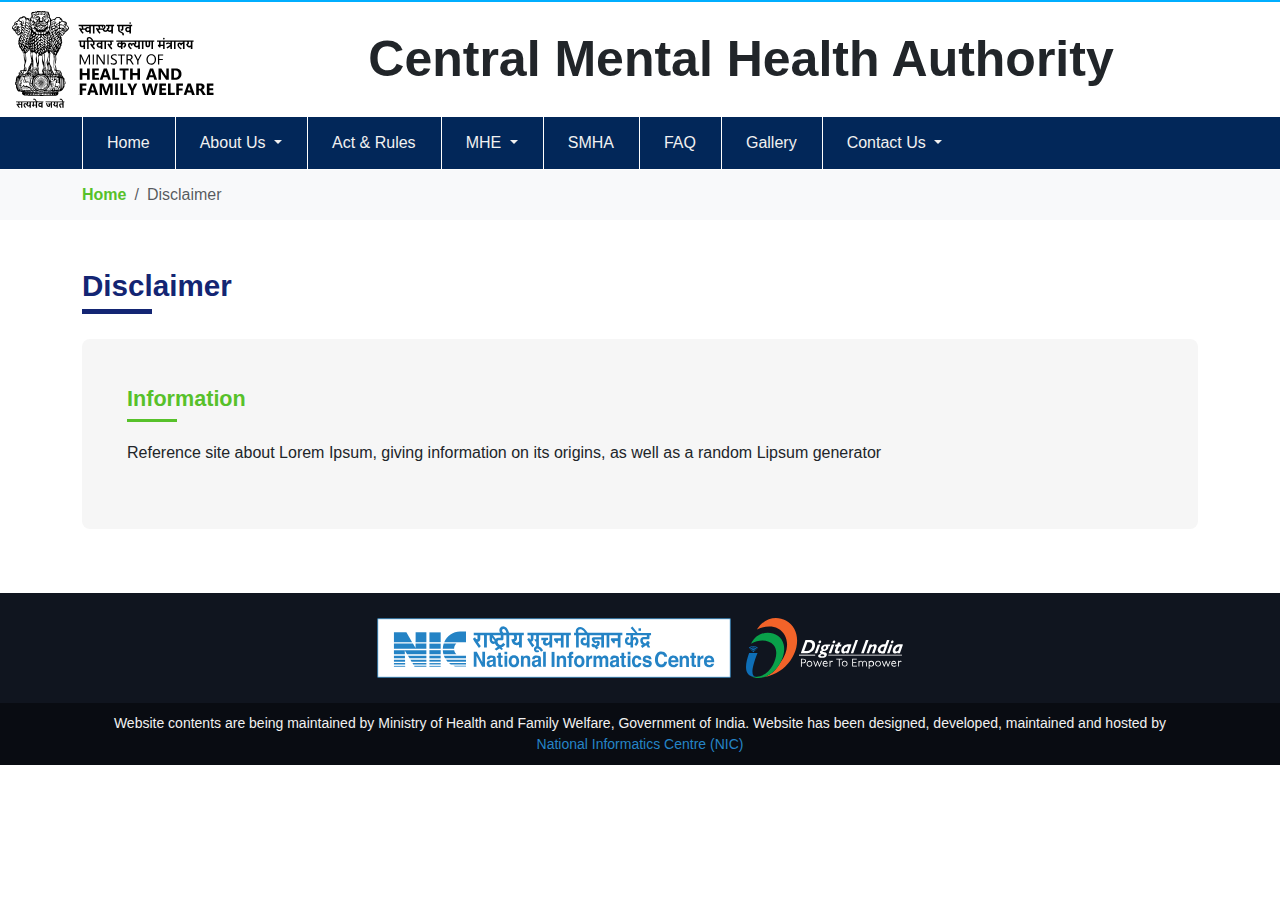
<file: disclaimer.html>
<!doctype html>
<html lang="en">
  <head>
    <meta charset="utf-8">
    <meta name="viewport" content="width=device-width, initial-scale=1">
    <link href="assets/css/bootstrap.min.css" rel="stylesheet">
    <link href="assets/css/custom.css" rel="stylesheet">
    <link rel="icon" type="image/x-icon" href="assets/images/favicon.ico">
    <title>Central Mental Health Authority</title>
  </head>
  <body>
    
    <header class="bdr-top">
        <div class="container-fluid">
            <div class="row">
                <div class="col-sm-12">
                    <ul class="logosection">
                        <li>
                            <img src="assets/images/Ministry_of_Health_India.svg" class="img-fluid">
                        </li>
                        <li>
                            <!-- <img src="" class="img-fluid"> -->
                            <span class="projectNmae">Central Mental Health Authority</span>
                        </li>
                        <li>
                            <!-- <img src="assets/images/nhm.svg" class="img-fluid"> -->
                        </li>
                    </ul>
                </div>
            </div>
        </div>
    </header>

  
    <nav class="navbar navbar-expand-lg  nav-bg">
      <div class="container">
        <!-- <a class="navbar-brand" href="#">Navbar</a> -->
        <button class="navbar-toggler ms-auto ms-sm-2" type="button" data-bs-toggle="collapse" data-bs-target="#navbarSupportedContent" aria-controls="navbarSupportedContent" aria-expanded="false" aria-label="Toggle navigation">
          <span class="navbar-toggler-icon" ></span>
        </button>
        <div class="collapse navbar-collapse" id="navbarSupportedContent">
          <ul class="navbar-nav me-auto mb-2 mb-lg-0">
            <li class="nav-item">
              <a class="nav-link " aria-current="page" href="index.html">Home</a>
            </li>
            <li class="nav-item dropdown">
              <a class="nav-link dropdown-toggle" href="#" role="button" data-bs-toggle="dropdown" aria-expanded="false">
                About Us
              </a>
              <ul class="dropdown-menu">
                <li><a class="dropdown-item" href="introduction.html">Introduction</a></li>
                <li><a class="dropdown-item" href="whos-who.html">CMHA Members</a></li>                  
              </ul>
            </li>              
            <li class="nav-item">
              <a class="nav-link" aria-current="page" href="act-and-rules.html">Act & Rules</a>
            </li>
            <li class="nav-item dropdown" id="myDropdown">
              <a class="nav-link dropdown-toggle" href="#" data-bs-toggle="dropdown">  MHE  </a>
              <ul class="dropdown-menu">
               
                <li> <a class="dropdown-item" href="#"> CMHE(MHA) &raquo; </a>
                  <ul class="submenu dropdown-menu">
                    <li><a class="dropdown-item" href="application.html" >Application</a></li>
                    <li><a class="dropdown-item" href="javascript:void();" >Establishment Registration</a></li>
                  </ul>
                </li>
                <li> <a class="dropdown-item" href="#"> SMHE </a></li>
                <li> <a class="dropdown-item" href="#"> Form D </a></li>
                </ul>
              </li> 
           
              <li class="nav-item">
                <a class="nav-link" aria-current="page" href="smha.html">SMHA</a>
              </li>
              <li class="nav-item">
                <a class="nav-link" aria-current="page" href="faq.html">FAQ</a>
              </li>             
              <li class="nav-item">
                <a class="nav-link" aria-current="page" href="photo-gallery.html">Gallery</a>
              </li>           
            <li class="nav-item dropdown">
              <a class="nav-link dropdown-toggle" href="#" role="button" data-bs-toggle="dropdown" aria-expanded="false">
                Contact Us
              </a>
              <ul class="dropdown-menu">
                <li><a class="dropdown-item" href="directory.html">Directory</a></li>
                <li><a class="dropdown-item active" href="location.html">Location</a></li>               
              </ul>
            </li>             
          </ul>            
        </div>
      </div>
  </nav>
      <div class="clearfix"></div>

   
    <main>

        <!-- <section class="banner">
            <img src="assets/images/contact.jpg" class="img-fluid mx-auto">
        </section> -->

        <section class="bg-breadcream">
          <div class="container">
              <div class="row">
                  <div class="col-12 py-2">
                      <nav aria-label="breadcrumb">
                          <ol class="breadcrumb">
                            <li class="breadcrumb-item"><a href="index.html">Home</a></li>                           
                            <li class="breadcrumb-item active" aria-current="page">Disclaimer</li>
                          </ol>
                        </nav>
                  </div>
              </div>
          </div>
        </section>
        <section class=" w-100 my-5">
            <div class="container">               
            
               
                <div class="row">

                    <div class="col-12">
                        <div class="mainHeading">
                            Disclaimer
                        </div>
                    </div>
                    <div class="col-sm-12">
                        <div class="intro-about mb-3 font-300">
                            <div class="subHeading">Information</div>
                            <p>Reference site about Lorem Ipsum, giving information on its origins, as well as a random Lipsum generator</p>
                        </div>
                    </div>                    
                </div>               
            </div>
        </section>
    </main>

    <footer class="footer">
        <div class="container">
            <div class="row">
                <div class="col-12">
                    <ul class="footerLogo">
                        <li>
                            <a href="">
                                <img src="assets/images/NIC-logo.svg" class="img-fluid">
                            </a>
                        </li>
                        <li>
                            <a href="">
                                <img src="assets/images/Digital.svg" class="img-fluid">
                            </a>
                        </li>                       
                    </ul>
                </div>
            </div>
        </div>


        <article class="copyright">
            <div class="container">
                <div class="row">
                    <div class="col-sm-12">
                        <p>Website contents are being maintained by Ministry of Health and Family Welfare, Government of India.
                            Website has been designed, developed, maintained and hosted by <a href="https://www.nic.in/" target="_blank">  National Informatics Centre (NIC) </a> </p>
                    </div>
                </div>
            </div>
        </article>

    </footer>

    <a id="button">
        <?xml version="1.0" encoding="UTF-8"?><svg id="Layer_2" xmlns="http://www.w3.org/2000/svg" viewBox="0 0 34.21 19.29"><defs><style>.cls-1{fill:#fff;}</style></defs><g id="Layer_1-2"><path class="cls-1" d="M2.5,19.29c-.64,0-1.28-.24-1.77-.73-.98-.98-.98-2.56,0-3.54L14.76,.99c1.32-1.32,3.63-1.32,4.95,0l13.76,13.76c.98,.98,.98,2.56,0,3.54-.98,.98-2.56,.98-3.54,0L17.24,5.59,4.27,18.55c-.49,.49-1.13,.73-1.77,.73Z"/></g></svg>
    </a>
    <script src="assets/js/jquery.min.js"></script>
    <script src="assets/js/bootstrap.bundle.min.js"></script>   
  </body>
</html>
</file>
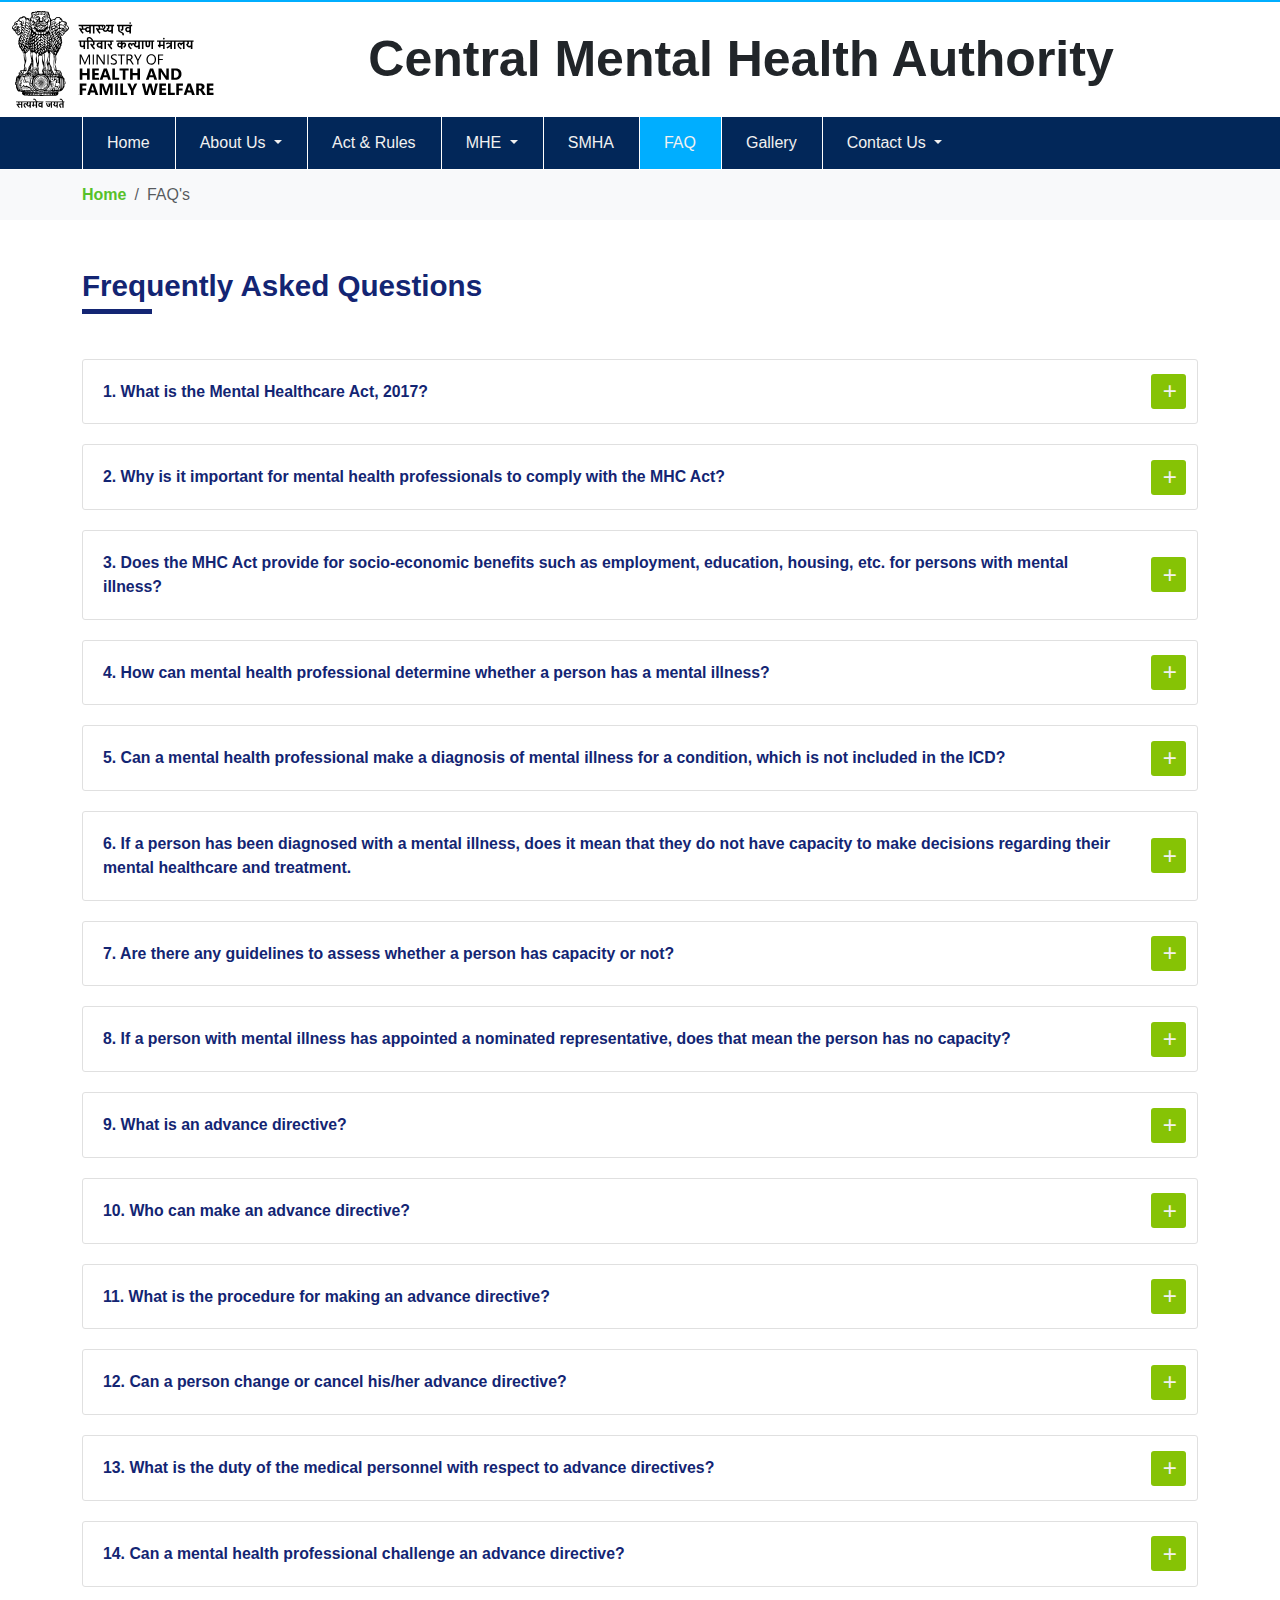
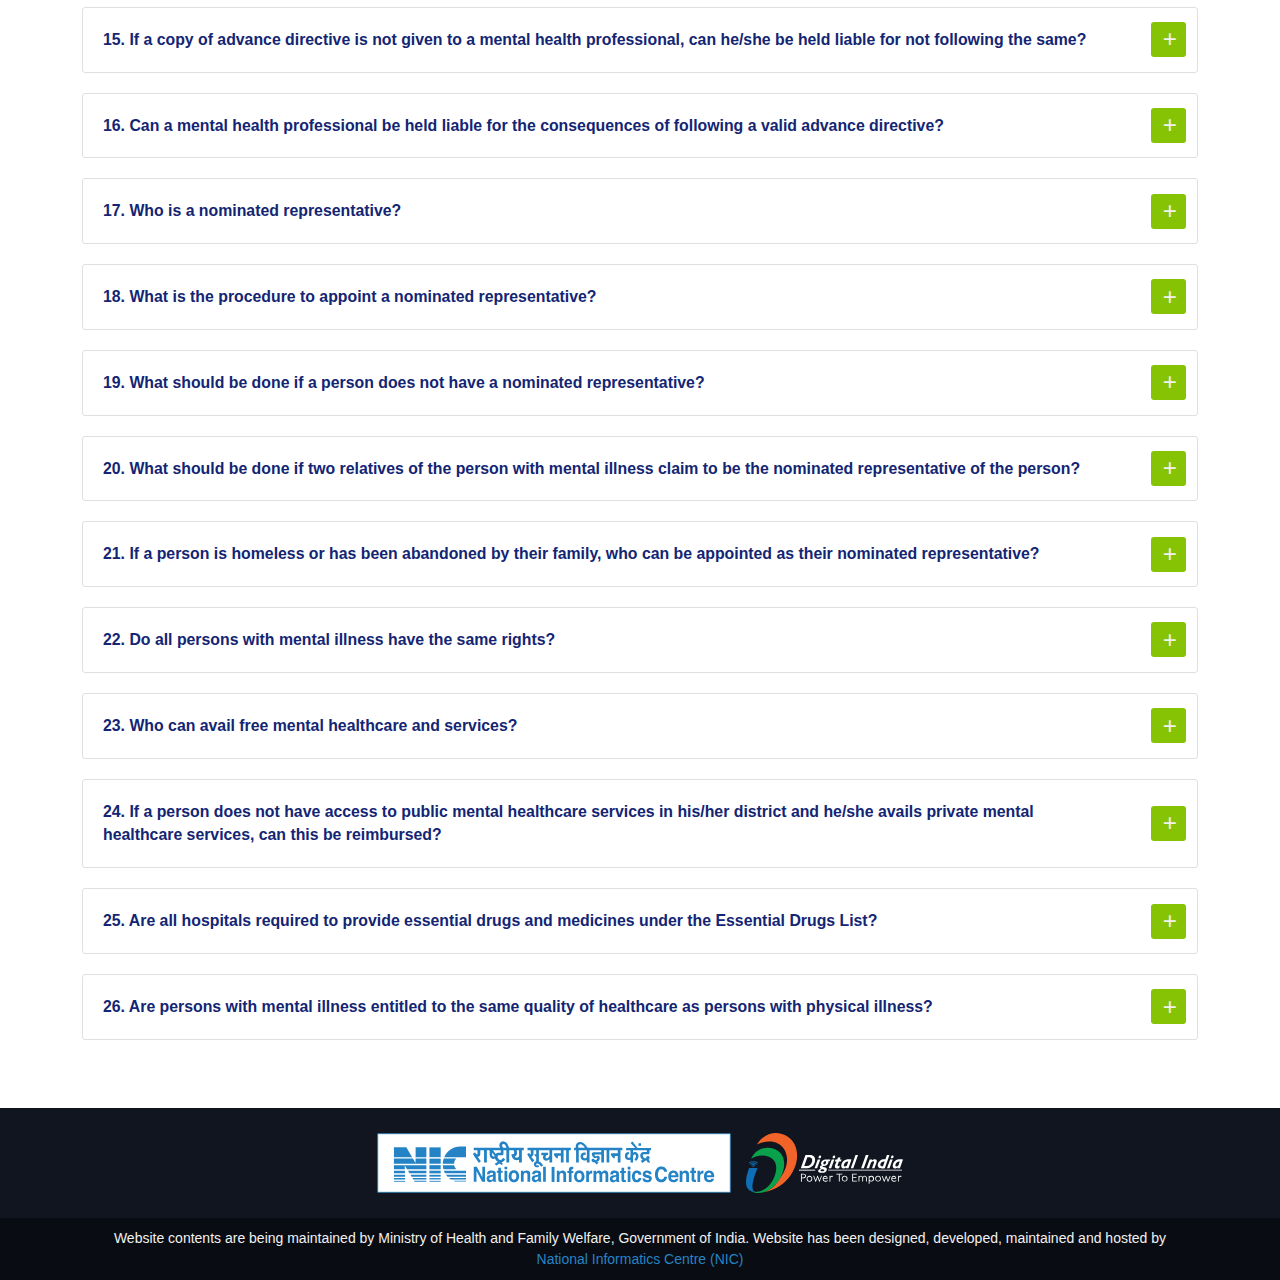
<file: faq.html>
<!doctype html>
<html lang="en">
  <head>
    <meta charset="utf-8">
    <meta name="viewport" content="width=device-width, initial-scale=1">
    <link href="assets/css/bootstrap.min.css" rel="stylesheet">
    <link href="assets/css/custom.css" rel="stylesheet">
    <link rel="icon" type="image/x-icon" href="assets/images/favicon.ico">
    <title>Central Mental Health Authority</title>
    <style>
       
    </style>
  </head>
  <body>
    
    <header class="bdr-top">
      <div class="container-fluid">
            <div class="row">
                <div class="col-sm-12">
                    <ul class="logosection">
                        <li>
                            <img src="assets/images/Ministry_of_Health_India.svg" class="img-fluid">
                        </li>
                        <li>
                            <!-- <img src="" class="img-fluid"> -->
                            <span class="projectNmae">Central Mental Health Authority</span>
                        </li>
                        <li>
                            <!-- <img src="assets/images/nhm.svg" class="img-fluid"> -->
                        </li>
                    </ul>
                </div>
            </div>
        </div>
    </header>

    
    <nav class="navbar navbar-expand-lg  nav-bg">
      <div class="container">
        <!-- <a class="navbar-brand" href="#">Navbar</a> -->
        <button class="navbar-toggler ms-auto ms-sm-2" type="button" data-bs-toggle="collapse" data-bs-target="#navbarSupportedContent" aria-controls="navbarSupportedContent" aria-expanded="false" aria-label="Toggle navigation">
          <span class="navbar-toggler-icon" ></span>
        </button>
        <div class="collapse navbar-collapse" id="navbarSupportedContent">
          <ul class="navbar-nav me-auto mb-2 mb-lg-0">
            <li class="nav-item">
              <a class="nav-link" aria-current="page" href="index.html">Home</a>
            </li>
            <li class="nav-item dropdown">
              <a class="nav-link dropdown-toggle" href="#" role="button" data-bs-toggle="dropdown" aria-expanded="false">
                About Us
              </a>
              <ul class="dropdown-menu">
                <li><a class="dropdown-item" href="introduction.html">Introduction</a></li>
                <li><a class="dropdown-item" href="whos-who.html">CMHA Members</a></li>                  
              </ul>
            </li>              
            <li class="nav-item">
              <a class="nav-link" aria-current="page" href="act-and-rules.html">Act & Rules</a>
            </li>

            <li class="nav-item dropdown" id="myDropdown">
              <a class="nav-link dropdown-toggle" href="#" data-bs-toggle="dropdown">  MHE  </a>
              <ul class="dropdown-menu">                
                <li> <a class="dropdown-item" href="#"> CMHE(MHA) &raquo; </a>
                  <ul class="submenu dropdown-menu">
                    <li><a class="dropdown-item" href="application.html" >Application</a></li>
                    <li><a class="dropdown-item" href="javascript:void();" >Establishment Registration</a></li>
                  </ul>
                </li>
                <li> <a class="dropdown-item" href="#"> SMHE </a></li>
                <li> <a class="dropdown-item" href="assets/Form D Central Mental Health Establishment.docx"> Form D </a></li>
                </ul>
              </li> 
              <li class="nav-item">
                <a class="nav-link" aria-current="page" href="smha.html">SMHA</a>
              </li>
              <li class="nav-item">
                <a class="nav-link active" aria-current="page" href="faq.html">FAQ</a>
              </li>
              <li class="nav-item">
                <a class="nav-link" aria-current="page" href="photo-gallery.html">Gallery</a>
              </li>
           
           
            <li class="nav-item dropdown">
              <a class="nav-link dropdown-toggle" href="#" role="button" data-bs-toggle="dropdown" aria-expanded="false">
                Contact Us
              </a>
              <ul class="dropdown-menu">
                <li><a class="dropdown-item" href="directory.html">Directory</a></li>
                <li><a class="dropdown-item active" href="location.html">Location</a></li>               
              </ul>
            </li>             
          </ul>            
        </div>
      </div>
    </nav>
      <div class="clearfix"></div>


    <main>
      <section class="bg-breadcream">
        <div class="container">
            <div class="row">
                <div class="col-12 py-2">
                    <nav aria-label="breadcrumb">
                        <ol class="breadcrumb">
                          <li class="breadcrumb-item"><a href="index.html">Home</a></li>                              
                          <li class="breadcrumb-item active" aria-current="page">FAQ's</li>
                        </ol>
                      </nav>
                </div>
            </div>
        </div>
      </section>

      <section class=" w-100 py-5">

        <div class="container">
          <div class="row">

            <div class="col-12">
                <div class="mainHeading">
                  Frequently Asked Questions
                </div>
            </div>

         

         
          </div>

          <div class="row">
            <div class="col-12">
              <div class="wrapper">

                <div class="containerBox">
                  <div class="question">
                    1. What is the Mental Healthcare Act, 2017?
                  </div>
                  <div class="answercont">
                    <div class="answer">
                      <p>The MHC Actis a law, which provides for mental healthcare and treatment of persons with mental
                        illness. It protects their rights and ensures that such persons are treated with respect and dignity.
                        The MHC Act is inspired by the United Nations Conventions on Rights of Persons with Disabilities
                        [ “UNCRPD”].</p>

                        <p>The UNCRPD is a document of international law. It recognises, protects and promotes the human
                        rights of all persons with disabilities including those who have mental illnesses (psychosocial
                        disabilities). It lists down all the rights of persons with disabilities and the manner in which persons
                        with disabilities should be treated.</p>
                        <p>The MHC Act is a law which lays down the rights, procedures and duties to ensure mental
                        healthcare and treatment of persons with mental illness based on the UNCRPD. The most
                        important aspect of the MHC Act is that it places persons with mental illness at the centre of the
                        mental healthcare system. It recognises the capacity of all persons with mental illness to take
                        decisions regarding their mental healthcare and treatment and ensures that their will and
                        preferences are considered primary in all situations from the time of admission to rehabilitation
                        and recovery after discharge from hospitals.</p>
                    </div>
                  </div>
                </div>
              
                <div class="containerBox">
                  <div class="question">
                    2. Why is it important for mental health professionals to comply with the MHC Act?
                  </div>
                  <div class="answercont">
                    <div class="answer">
                      <p>The MHC Actis a law, which protects the rights of persons with mental illness by ensuring a rightsbased approach to mental healthcare and treatment. It lays down the duties of different
                        stakeholders such as mental health professionals, caregivers, law enforcement officials,
                        government officials and others for ensuring mental healthcare and treatment is provided to all
                        persons with mental illness. Being aware of the provisions of the MHC Act is crucial since it has
                        implications for mental health professionals and their clinical practice. Non- compliance with the
                        MHC Act can also result in penal consequences under the MHC Act.</p>
                    </div>
                  </div>
                </div>
              
                <div class="containerBox">
                  <div class="question">
                    3. Does the MHC Act provide for socio-economic benefits such as employment, education,
housing, etc. for persons with mental illness?
                  </div>
                  <div class="answercont">
                    <div class="answer">
                      <p>
                        The MHC Act is concerned with only mental healthcare and treatment of persons with mental
illness. Social welfare benefits for persons with mental illness can be availed under the Rights of
Persons with Disabilities Act, 2016.
                      </p>
                    </div>
                  </div>
                </div>
              
                <div class="containerBox">
                  <div class="question">
                    4. How can mental health professional determine whether a person has a mental illness?
                  </div>
                  <div class="answercont">
                    <div class="answer">
                     <p>According to Section 3, mental illness must be determined in accordance with internationally or
                      nationally accepted medical standards as notified by the Central Government. This includes the
                      latest version of the International Classification of Disease of the World Health Organisation (also
                      known as ICD).
                      </p>
              
                    </div>
                  </div>
                </div>
              
                <div class="containerBox">
                  <div class="question">
                    5. Can a mental health professional make a diagnosis of mental illness for a condition, which is
not included in the ICD?

                  </div>
                  <div class="answercont">
                    <div class="answer">
                     <p>Mental illness can be determined only for conditions which are included in the medical standards
                      notified by the Central Government. If a condition is not included in the medical standards, then
                      it cannot be diagnosed as a mental illness as per the MHC Act.
                      </p>
                    </div>
                  </div>
                </div>


                <div class="containerBox">
                  <div class="question">
                    6. If a person has been diagnosed with a mental illness, does it mean that they do not have
capacity to make decisions regarding their mental healthcare and treatment.

                  </div>
                  <div class="answercont">
                    <div class="answer">
                     <p>Mental illness does not imply lack of capacity. Under the MHC Act, a person with mental illness
                      is presumed to have capacity to make decisions regarding their mental healthcare and
                      treatment. However, if there are reasons to believe that such a person may not have capacity,
                      then the mental health professional must conduct a capacity assessment.
                      </p>
                    </div>
                  </div>
                </div>


                <div class="containerBox">
                  <div class="question">
                    7. Are there any guidelines to assess whether a person has capacity or not?

                  </div>
                  <div class="answercont">
                    <div class="answer">
                     <p>Mental health professionals must assess capacity in accordance with the Capacity Assessment
                      Guidance document prescribed by the Expert Committee appointed by the Central Mental Health
                      Authority according to Section 81 of the MHC Act. This document is available in the Reference
                      Manual for Implementation of Mental Healthcare Act, 2017 for Mental Health Professionals
                      (accessible on the CMHA Website). 
                      </p>
                    </div>
                  </div>
                </div>


                <div class="containerBox">
                  <div class="question">
                    8. If a person with mental illness has appointed a nominated representative, does that mean
the person has no capacity?

                  </div>
                  <div class="answercont">
                    <div class="answer">
                     <p>If a person has appointed a nominated representative to support him/her in making decisions,
                      this does not mean that the person with mental illness does not have capacity to make decisions.
                      A person can exercise capacity with varying levels of support from his/her nominated
                      representative. Similarly, if a person is unable to appoint a nominated representative for any
                      reason, this does not mean that the person lacks capacity.
                      
                      </p>
                    </div>
                  </div>
                </div>

                <div class="containerBox">
                  <div class="question">
                    9. What is an advance directive?

                  </div>
                  <div class="answercont">
                    <div class="answer">
                      <p>There can be a situation in the life of a person with mental illness, where he/she is unable to
                      communicate his/her decisions regarding his/her mental healthcare or treatment. To deal with
                      such a situation a person may plan in advance to ensure that his/her will and preferences are
                      respected.</p>
                      <p>He/she can do so by stating his/her choices about treatment (will and preferences) in advance,
                      so that if in the future he/she is unable to make decisions, he/she can be treated in accordance
                      with his/her advance directive.</p>
                      <p>Advance planning can be done by writing an advance directive, which is a document in which a
                      person writes about how he/she wishes to be treated for a mental illness in a situation where
                      he/she does not have capacity to make decisions regarding the same.</p>
                      <p>An advance directive must specify any or all of the following information:</p>
                      <ul>
                        <li>a. The way the person wishes to be cared for and treated for a mental illness;</li>
                      </ul>
                      
                      Or
                       b. The way the person wishes not to be cared for and treated for a mental illness;
                      Or
                       c. Individual(s) he/she wishes to appoint as a nominated representative, in order of
                      preference
                    </div>
                  </div>
                </div>


                <div class="containerBox">
                  <div class="question">
                    10. Who can make an advance directive?

                  </div>
                  <div class="answercont">
                    <div class="answer">
                     <p>According to the MHC Act, any person (whether or not he/she has a history of mental illness) has
                      the right to make an advance directive. However, minors cannot make advance directives for
                      themselves.
                      </p>
                    </div>
                  </div>
                </div>


                <div class="containerBox">
                  <div class="question">
                    
                    11. What is the procedure for making an advance directive?
                  </div>
                  <div class="answercont">
                    <div class="answer">
                     <p>
                      To create an advance directive, a person must submit a written application to the Mental Health
Review Board using Form A, as prescribed by the Central Mental Health Authority’s Regulations,
2020. This Form should be provided free of cost in all mental health establishments. The advance
directive must be signed in the presence of two witnesses who confirm that the concerned person
has signed the directive. It must then be registered with the Mental Health Review Board in the
person’s area. After registration, the advance directive will be made available online within 14
days of the registration.
                      </p>
                    </div>
                  </div>
                </div>

                <div class="containerBox">
                  <div class="question">
                    12. Can a person change or cancel his/her advance directive?


                  </div>
                  <div class="answercont">
                    <div class="answer">
                     <p>
                      A person can modify their advance directive as many times as needed, following the same
procedure. The most recent advance directive will override all previous versions. However, a
person cannot request a change to their advance directive until at least three months have passed
since the previous directive was issued.
                      </p>
                    </div>
                  </div>
                </div>
                

                <div class="containerBox">
                  <div class="question">
                    13. What is the duty of the medical personnel with respect to advance directives?

                  </div>
                  <div class="answercont">
                    <div class="answer">
                     <p>Once the medical personnel are informed of the advance directive, it is their duty to propose or
                      give treatment to the person in accordance with the valid advance directive.
                      
                      </p>
                    </div>
                  </div>
                </div>

                <div class="containerBox">
                  <div class="question">
                    14. Can a mental health professional challenge an advance directive?

                  </div>
                  <div class="answercont">
                    <div class="answer">
                     <p>A mental health professional can challenge an advance directive if he/she does not wish to follow
                      it for a particular reason. To challenge an advance directive an application will have to be
                      submitted to the concerned Mental Health Review Board. The Board will hear the parties involved
                      and give its decision on whether the advance directive must be altered, modified or cancelled.
                      </p>
                    </div>
                  </div>
                </div>

                <div class="containerBox">
                  <div class="question">
                    15. If a copy of advance directive is not given to a mental health professional, can he/she be
held liable for not following the same?


                  </div>
                  <div class="answercont">
                    <div class="answer">
                     <p>According to Section 13 (1) of the MHC Act, if a copy of a valid advance directive has not been
                      provided to a mental health professional then he/she cannot be held liable for not following the
                      advance directive. However, mental health professionals should refer to the online register of
                      advance directives prepared by the concerned Mental Health Review Board whenever a person
                      with mental illness is admitted in a mental health establishment
                      </p>
                    </div>
                  </div>
                </div>


                <div class="containerBox">
                  <div class="question">
                    16. Can a mental health professional be held liable for the consequences of following a valid
advance directive?
                  </div>
                  <div class="answercont">
                    <div class="answer">
                     <p>No. According to Section 13 (1) of the MHC Act, a mental health professional cannot be held liable
                      for the unforeseen consequences of following a valid advance directive.
                      </p>
                    </div>
                  </div>
                </div>

                <div class="containerBox">
                  <div class="question">
                    17. Who is a nominated representative?
                  </div>
                  <div class="answercont">
                    <div class="answer">
                     <p>A nominated representative is a person who has been appointed by the person with mental illness
                      to:
                      </p>
                      <ul>
                        <li>a. Represent them in matters related to their mental healthcare, admission and treatment;</li>
                        <li>b. Provide varying levels of support to help them make decisions;</li>
                        <li>c. Give informed consent on behalf of the person in situations where the person requires
                          very high support and cannot make decisions; and
                          </li>
                        <li>d. Assist/support in any other matter related to the mental healthcare and treatment of
                          such person.</li>
                        
                      </ul>
                    </div>
                  </div>
                </div>

                <div class="containerBox">
                  <div class="question">
                    18. What is the procedure to appoint a nominated representative?
                  </div>
                  <div class="answercont">
                    <div class="answer">
                     <p>Any person who is not a minor can appoint a nominated representative by simply submitting a
                      written nomination on plain paper, signed or thumb-impressed by them. The appointed
                      representative must not be a minor, be capable of performing the assigned duties, and give
                      written consent to the mental health professional to carry out their responsibilities under this
                      Act.
                      
                      </p>
                    </div>
                  </div>
                </div>

                <div class="containerBox">
                  <div class="question">
                    19. What should be done if a person does not have a nominated representative?
                  </div>
                  <div class="answercont">
                    <div class="answer">
                     <p>
                      If a person with mental illness has not appointed a nominated representative, then Section 14 (4)
provides a default list of persons who can be deemed to be a nominated representative in order
of precedence. Further, an application can be made before the concerned Mental Health Review
Board for appointing a nominated representative in case no person is available to fulfil the role.
A representative of an NGO working with persons with mental illness can also be engaged by the
mental health professional to be a nominated representative until the Board appoints a
designated representative.

                      </p>
                    </div>
                  </div>
                </div>

                <div class="containerBox">
                  <div class="question">
                    20. What should be done if two relatives of the person with mental illness claim to be the
nominated representative of the person?

                  </div>
                  <div class="answercont">
                    <div class="answer">
                     <p>If the mental health professional is unable to establish who the person with mental illness has
                      appointed as a nominated representative or if no nominated representative has been appointed,
                      then the matter should be referred to the concerned Mental Health Review Board.
                      </p>
                    </div>
                  </div>
                </div>


                <div class="containerBox">
                  <div class="question">
                    21. If a person is homeless or has been abandoned by their family, who can be appointed as
their nominated representative?

                  </div>
                  <div class="answercont">
                    <div class="answer">
                     <p>In case a person is not able to appoint a nominated representative, then the default order of
                      nominated representatives in Section 14 (4) of the MHC Act will be applicable. Further, the
                      representative of an NGO working on mental illness can be engaged as a temporary nominated
                      representative until the concerned Mental Health Review Board appoints another person.
                      </p>
                    </div>
                  </div>
                </div>


                <div class="containerBox">
                  <div class="question">
                    22. Do all persons with mental illness have the same rights?
                  </div>
                  <div class="answercont">
                    <div class="answer">
                     <p>Yes, all persons with mental illness have the same rights and cannot be discriminated against on
                      grounds of sex, gender, sexual orientation, caste, class, ethnicity, disability, language, religion,
                      race, or their social, political or cultural beliefs. Discriminating against any
                      </p>
                    </div>
                  </div>
                </div>


                <div class="containerBox">
                  <div class="question">
                    23. Who can avail free mental healthcare and services?
                  </div>
                  <div class="answercont">
                    <div class="answer">
                     <p>Persons living below the poverty line (with or without BPL cards), destitute and homeless persons
                      can avail free mental healthcare from services which are run or funded by the Central and State
                      Governments.</p>
                    </div>
                  </div>
                </div>


                <div class="containerBox">
                  <div class="question">24. If a person does not have access to public mental healthcare services in his/her district and
                    he/she avails private mental healthcare services, can this be reimbursed?
                    
                  </div>
                  <div class="answercont">
                    <div class="answer">
                     <p>Yes, if a person avails private mental healthcare service because of lack of government run mental
                      healthcare services and facilities in his/her district, the expenses incurred should be reimbursed
                      by the Government. According to Rule 5 of the MHC Rules, 2018 such person may apply to the
                      Chief Medical Officer of the District for reimbursement. The Chief Medical Officer will examine
                      the application and issue an order to reimburse costs by the officer-in-charge of the Directorate
                      of Health Services in accordance with the rates specified by the Central Government.
                      </p>
                    </div>
                  </div>
                </div>


                <div class="containerBox">
                  <div class="question">
                    25. Are all hospitals required to provide essential drugs and medicines under the Essential Drugs
List?
                  </div>
                  <div class="answercont">
                    <div class="answer">
                     <p>All mental health establishments run or funded by the Central and State Governments are
                      required to provide all essential drugs and medicines in the Essential Drugs List, including AYUSH
                      medicines.
                      
                      </p>
                    </div>
                  </div>
                </div>
                <div class="containerBox">
                  <div class="question">
                    26. Are persons with mental illness entitled to the same quality of healthcare as persons with
physical illness?
                  </div>
                  <div class="answercont">
                    <div class="answer">
                     <p>The principle of parity as per Section 21 of the MHC Act implies that persons with mental illness
                      must be provided healthcare on the same basis (same manner, extent and quality) as persons
                      with physical illness are treated. In other words, persons with mental illness cannot be
                      discriminated against and treated in a lesser manner than persons with physical illness. The
                      principle of parity extends to all aspects of healthcare and treatment including emergency
                      facilities, ambulance services and medical insurance.
                      
                      </p>
                    </div>
                  </div>
                </div>


              
              </div>
            </div>
          </div>
        </div>
      </section>



    
     
     

    </main>

    <footer class="footer">

        <div class="container">
            <div class="row">
                <div class="col-12">
                    <ul class="footerLogo">
                        <li>
                            <a href="">
                                <img src="assets/images/NIC-logo.svg" class="img-fluid">
                            </a>
                        </li>
                        <li>
                            <a href="">
                                <img src="assets/images/Digital.svg" class="img-fluid">
                            </a>
                        </li>
                       
                    </ul>
                </div>
            </div>
        </div>


        <article class="copyright">
            <div class="container">
                <div class="row">
                    <div class="col-sm-12">
                        <p>Website contents are being maintained by Ministry of Health and Family Welfare, Government of India.
                            Website has been designed, developed, maintained and hosted by <a href="https://www.nic.in/" target="_blank">  National Informatics Centre (NIC) </a> </p>
                    </div>
                </div>
            </div>
        </article>
    </footer>
    <a id="button">
        <?xml version="1.0" encoding="UTF-8"?><svg id="Layer_2" xmlns="http://www.w3.org/2000/svg" viewBox="0 0 34.21 19.29"><defs><style>.cls-1{fill:#fff;}</style></defs><g id="Layer_1-2"><path class="cls-1" d="M2.5,19.29c-.64,0-1.28-.24-1.77-.73-.98-.98-.98-2.56,0-3.54L14.76,.99c1.32-1.32,3.63-1.32,4.95,0l13.76,13.76c.98,.98,.98,2.56,0,3.54-.98,.98-2.56,.98-3.54,0L17.24,5.59,4.27,18.55c-.49,.49-1.13,.73-1.77,.73Z"/></g></svg>
    </a>
    <script src="https://cdnjs.cloudflare.com/ajax/libs/jquery/3.7.0/jquery.min.js" integrity="sha512-3gJwYpMe3QewGELv8k/BX9vcqhryRdzRMxVfq6ngyWXwo03GFEzjsUm8Q7RZcHPHksttq7/GFoxjCVUjkjvPdw==" crossorigin="anonymous" referrerpolicy="no-referrer"></script>
    <script src="assets/js/bootstrap.bundle.min.js"></script>
    <script>
            // const items = document.querySelectorAll('.accordionSection button');
            // function toggleAccordion() {
            // const itemToggle = this.getAttribute('aria-expanded');
            //     for (i = 0; i < items.length; i++) {
            //         items[i].setAttribute('aria-expanded', 'false');
            //     }

            //     if (itemToggle == 'false') {
            //         this.setAttribute('aria-expanded', 'true');
            //     }
            // }
            // items.forEach((item) => item.addEventListener('click', toggleAccordion));


            let question = document.querySelectorAll(".question");

question.forEach(question => {
  question.addEventListener("click", event => {
    const active = document.querySelector(".question.active");
    if(active && active !== question ) {
      active.classList.toggle("active");
      active.nextElementSibling.style.maxHeight = 0;
    }
    question.classList.toggle("active");
    const answer = question.nextElementSibling;
    if(question.classList.contains("active")){
      answer.style.maxHeight = answer.scrollHeight + "px";
    } else {
      answer.style.maxHeight = 0;
    }
  })
})

    </script>
  </body>
</html>
</file>
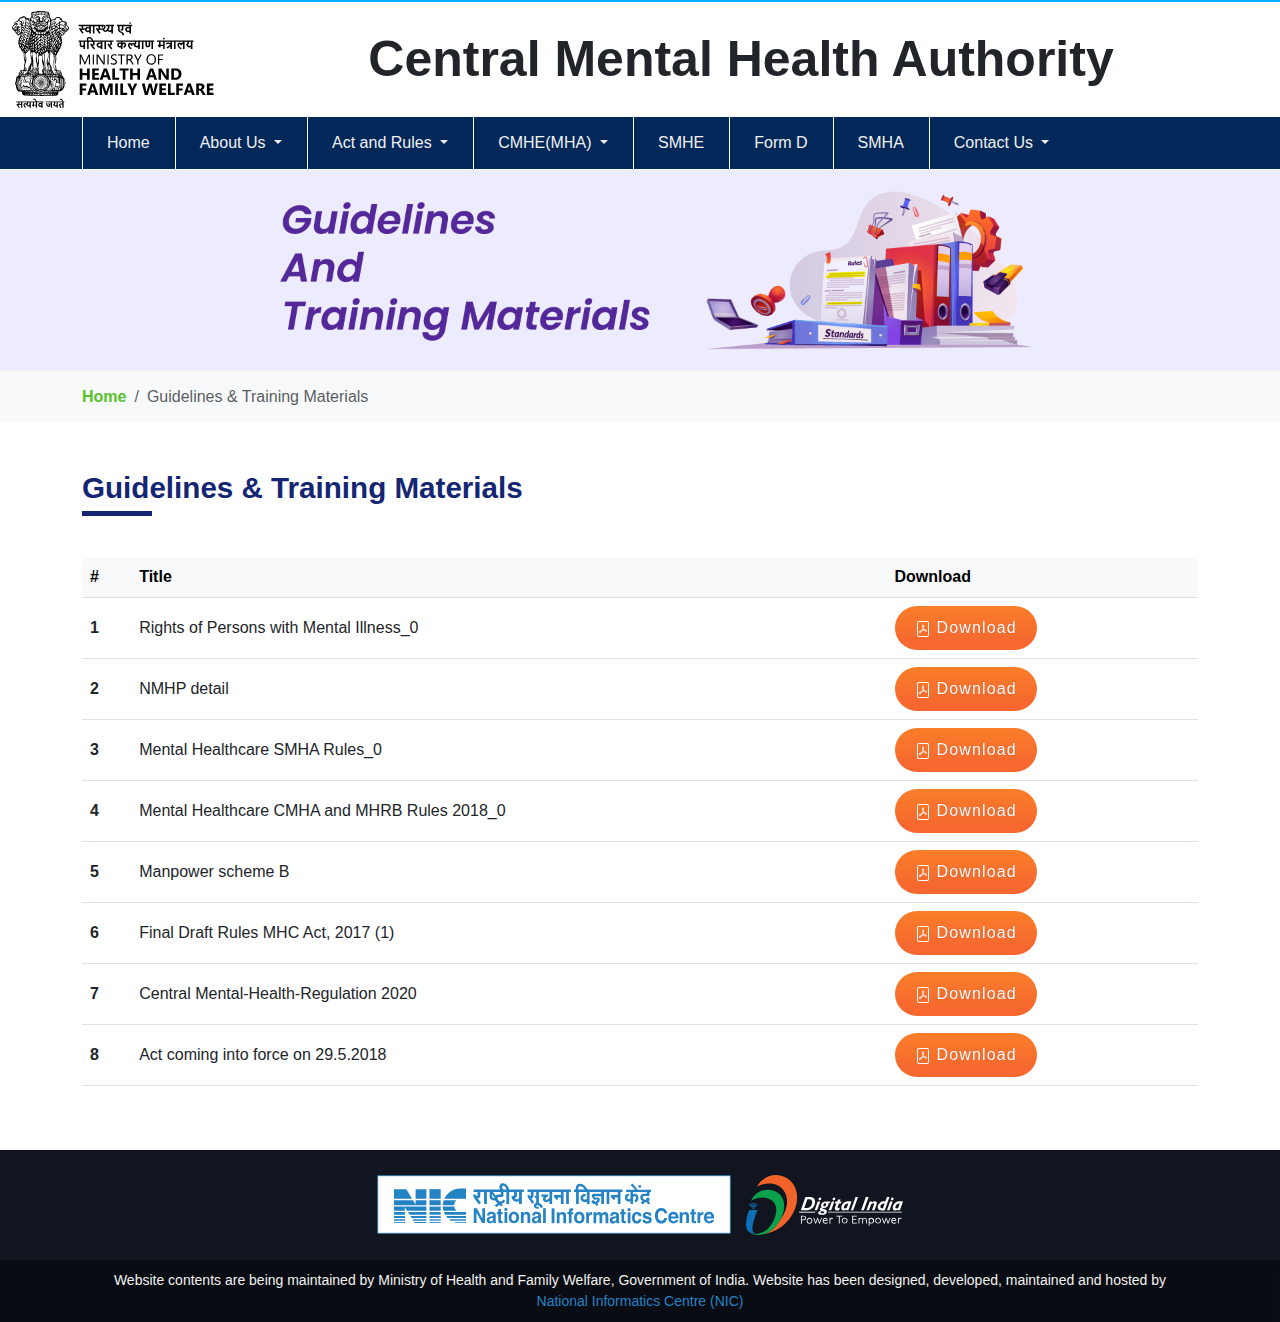
<file: guidelines.html>
<!doctype html>
<html lang="en">
  <head>
    <meta charset="utf-8">
    <meta name="viewport" content="width=device-width, initial-scale=1">
    <link href="assets/css/bootstrap.min.css" rel="stylesheet">
    <link href="assets/css/custom.css" rel="stylesheet">
    <link rel="icon" type="image/x-icon" href="assets/images/favicon.ico">
    <title>Central Mental Health Authority</title>
  </head>
  <body>
    
    <header class="bdr-top">
        <div class="container-fluid">
            <div class="row">
                <div class="col-sm-12">
                    <ul class="logosection">
                        <li>
                            <img src="assets/images/Ministry_of_Health_India.svg" class="img-fluid">
                        </li>
                        <li>
                            <!-- <img src="" class="img-fluid"> -->
                            <span class="projectNmae">Central Mental Health Authority</span>
                        </li>
                        <li>
                            <!-- <img src="assets/images/nhm.svg" class="img-fluid"> -->
                        </li>
                    </ul>
                </div>
            </div>
        </div>
    </header>

    <nav class="navbar navbar-expand-lg  nav-bg">
        <div class="container">
          <!-- <a class="navbar-brand" href="#">Navbar</a> -->
          <button class="navbar-toggler ms-auto ms-sm-2" type="button" data-bs-toggle="collapse" data-bs-target="#navbarSupportedContent" aria-controls="navbarSupportedContent" aria-expanded="false" aria-label="Toggle navigation">
            <span class="navbar-toggler-icon" ></span>
          </button>
          <div class="collapse navbar-collapse" id="navbarSupportedContent">
            <ul class="navbar-nav me-auto mb-2 mb-lg-0">
              <li class="nav-item">
                <a class="nav-link" aria-current="page" href="index.html">Home</a>
              </li>
              <li class="nav-item dropdown">
                <a class="nav-link dropdown-toggle" href="#" role="button" data-bs-toggle="dropdown" aria-expanded="false">
                  About Us
                </a>
                <ul class="dropdown-menu">
                  <li><a class="dropdown-item" href="#">Introduction</a></li>
                  <li><a class="dropdown-item" href="#">CMHA Members</a></li>                  
                </ul>
              </li>              
              <li class="nav-item dropdown">
                <a class="nav-link dropdown-toggle" href="#" role="button" data-bs-toggle="dropdown" aria-expanded="false">
                  Act and Rules
                </a>
                <ul class="dropdown-menu">
                  <li><a class="dropdown-item" href="assets/pdf/Mental Healthcare Act, 2017_0.pdf" target="_blank">Mental healthcare Act, 2017</a></li>
                  <li><a class="dropdown-item" href="assets/pdf/Act coming into force on 29.5.2018.pdf" target="_blank">Mental Healthcare Act Coming Into Effect on 29.05.2018</a></li> 
                  <li><a class="dropdown-item" href="assets/pdf/Mental Health Care (Central Mental Health Authority and Mental Health Review Boards) Rules, 2018.pdf" target="_blank">Mental Health Care (Central Mental Health Authority and Mental Health Review Boards) Rules, 2018</a></li>  
                  <li><a class="dropdown-item" href="assets/pdf/Mental Healthcare (Rights of Persons with Mental Illness) Rules, 2018.pdf" target="_blank">Mental Healthcare (Rights of Persons with Mental Illness) Rules, 2018</a></li> 
                  <li><a class="dropdown-item" href="assets/pdf/Mental Healthcare (State Mental Health Authority) Rules, 2018.pdf" target="_blank">Mental Healthcare (State Mental Health Authority) Rules, 2018</a></li> 
                  <li><a class="dropdown-item" href="javascript:void();" >Amendment in Rule 17 of the Mental Healthcare (Central Mental Health Authority and Mental Health Review Boards) Rules, 2018</a></li>
                  <li><a class="dropdown-item" href="assets/pdf/Central Mental-Health-Regulation 2020.pdf" target="_blank">The Mental Healthcare (Central Mental Health Authority) Regulations, 2020</a></li>  
                  <li><a class="dropdown-item" href="assets/pdf/2nd CMHA Members Notification.pdf" target="_blank">Gazette notification for Members of CMHA</a></li>  
                  <!-- <li><a class="dropdown-item" href="assets/pdf/Rights of Persons with Mental Illness_0.pdf" target="_blank">Rights of Persons with Mental Illness_0</a></li>                  
                  <li><a class="dropdown-item" href="assets/pdf/Mental Healthcare SMHA Rules_0.pdf" target="_blank">Mental Healthcare SMHA Rules_0</a></li>                -->
                  <!-- <li><a class="dropdown-item" href="assets/pdf/Mental Healthcare CMHA and MHRB Rules 2018_0.pdf" target="_blank">Mental Healthcare CMHA and MHRB Rules 2018_0</a></li>   -->                
                </ul>
              </li>
              <li class="nav-item dropdown">
                <a class="nav-link dropdown-toggle" href="#" role="button" data-bs-toggle="dropdown" aria-expanded="false">
                  CMHE(MHA)
                </a>
                <ul class="dropdown-menu">
                  <li><a class="dropdown-item" href="application.html">Application</a></li>
                  <li><a class="dropdown-item" href="javascript:void();" >Establishment Registration</a></li> 
                </ul>
              </li>
              <li class="nav-item">
                <a class="nav-link" aria-current="page" href="javascript:void();">SMHE</a>
              </li>
              <li class="nav-item">
                <a class="nav-link" aria-current="page" href="javascript:void();">Form D</a>
              </li>
              <li class="nav-item">
                <a class="nav-link" aria-current="page" href="smha.html">SMHA</a>
              </li>

             
              <li class="nav-item dropdown">
                <a class="nav-link dropdown-toggle" href="#" role="button" data-bs-toggle="dropdown" aria-expanded="false">
                  Contact Us
                </a>
                <ul class="dropdown-menu">
                  <li><a class="dropdown-item" href="directory.html">Directory</a></li>
                  <li><a class="dropdown-item" href="location.html">Location</a></li>               
                </ul>
              </li>             
            </ul>            
          </div>
        </div>
      </nav>
      <div class="clearfix"></div>

   
    <main>

        <section class="banner">
            <img src="assets/images/guidelines.jpg" class="img-fluid mx-auto">
        </section>
<section class="bg-breadcream">


        <div class="container">
            <div class="row">
                <div class="col-12 py-2">
                    <nav aria-label="breadcrumb">
                        <ol class="breadcrumb">
                          <li class="breadcrumb-item"><a href="index.html">Home</a></li>
                          <li class="breadcrumb-item active" aria-current="page">Guidelines & Training Materials</li>
                        </ol>
                      </nav>
                </div>
            </div>
        </div>
    </section>
        <section class=" w-100 my-5">
            <div class="container">
                
                <div class="row">
                    <div class="col-sm-12">
                        <div class="mainHeading">
                            Guidelines & Training Materials
                        </div>

                    </div>
                </div>
                <div class="row pt-3">
                    <div class="col-sm-12">
                        <div class="table-responsive">
                            <table class="table table-hover align-middle">
                                <thead class="table-light">
                                  <tr>
                                    <th scope="col">#</th>
                                    <th scope="col">Title</th>
                                    <th scope="col">Download</th>                                    
                                  </tr>
                                </thead>
                                <tbody>
                                  <tr>
                                    <th scope="row">1</th>
                                    <td>Rights of Persons with Mental Illness_0</td>
                                    <td>
                                        <a href="assets/pdf/Rights of Persons with Mental Illness_0.pdf" class="fancy-button bg-gradient1 text-nowrap" target="_blank">
                                            <span>
                                            <svg xmlns="http://www.w3.org/2000/svg" width="16" height="16" fill="currentColor" class="bi bi-file-pdf" viewBox="0 0 16 16">
                                                <path d="M4 0a2 2 0 0 0-2 2v12a2 2 0 0 0 2 2h8a2 2 0 0 0 2-2V2a2 2 0 0 0-2-2H4zm0 1h8a1 1 0 0 1 1 1v12a1 1 0 0 1-1 1H4a1 1 0 0 1-1-1V2a1 1 0 0 1 1-1z"/>
                                                <path d="M4.603 12.087a.81.81 0 0 1-.438-.42c-.195-.388-.13-.776.08-1.102.198-.307.526-.568.897-.787a7.68 7.68 0 0 1 1.482-.645 19.701 19.701 0 0 0 1.062-2.227 7.269 7.269 0 0 1-.43-1.295c-.086-.4-.119-.796-.046-1.136.075-.354.274-.672.65-.823.192-.077.4-.12.602-.077a.7.7 0 0 1 .477.365c.088.164.12.356.127.538.007.187-.012.395-.047.614-.084.51-.27 1.134-.52 1.794a10.954 10.954 0 0 0 .98 1.686 5.753 5.753 0 0 1 1.334.05c.364.065.734.195.96.465.12.144.193.32.2.518.007.192-.047.382-.138.563a1.04 1.04 0 0 1-.354.416.856.856 0 0 1-.51.138c-.331-.014-.654-.196-.933-.417a5.716 5.716 0 0 1-.911-.95 11.642 11.642 0 0 0-1.997.406 11.311 11.311 0 0 1-1.021 1.51c-.29.35-.608.655-.926.787a.793.793 0 0 1-.58.029zm1.379-1.901c-.166.076-.32.156-.459.238-.328.194-.541.383-.647.547-.094.145-.096.25-.04.361.01.022.02.036.026.044a.27.27 0 0 0 .035-.012c.137-.056.355-.235.635-.572a8.18 8.18 0 0 0 .45-.606zm1.64-1.33a12.647 12.647 0 0 1 1.01-.193 11.666 11.666 0 0 1-.51-.858 20.741 20.741 0 0 1-.5 1.05zm2.446.45c.15.162.296.3.435.41.24.19.407.253.498.256a.107.107 0 0 0 .07-.015.307.307 0 0 0 .094-.125.436.436 0 0 0 .059-.2.095.095 0 0 0-.026-.063c-.052-.062-.2-.152-.518-.209a3.881 3.881 0 0 0-.612-.053zM8.078 5.8a6.7 6.7 0 0 0 .2-.828c.031-.188.043-.343.038-.465a.613.613 0 0 0-.032-.198.517.517 0 0 0-.145.04c-.087.035-.158.106-.196.283-.04.192-.03.469.046.822.024.111.054.227.09.346z"/>
                                              </svg> Download</span>
                                        </a>
                                    </td>
                                   
                                  </tr>
                                  <tr>
                                    <th scope="row">2</th>
                                    <td>NMHP detail</td>
                                    <td>
                                        <a href="assets/pdf/NMHP detail.pdf" class="fancy-button bg-gradient1" target="_blank">
                                            <span>
                                            <svg xmlns="http://www.w3.org/2000/svg" width="16" height="16" fill="currentColor" class="bi bi-file-pdf" viewBox="0 0 16 16">
                                                <path d="M4 0a2 2 0 0 0-2 2v12a2 2 0 0 0 2 2h8a2 2 0 0 0 2-2V2a2 2 0 0 0-2-2H4zm0 1h8a1 1 0 0 1 1 1v12a1 1 0 0 1-1 1H4a1 1 0 0 1-1-1V2a1 1 0 0 1 1-1z"/>
                                                <path d="M4.603 12.087a.81.81 0 0 1-.438-.42c-.195-.388-.13-.776.08-1.102.198-.307.526-.568.897-.787a7.68 7.68 0 0 1 1.482-.645 19.701 19.701 0 0 0 1.062-2.227 7.269 7.269 0 0 1-.43-1.295c-.086-.4-.119-.796-.046-1.136.075-.354.274-.672.65-.823.192-.077.4-.12.602-.077a.7.7 0 0 1 .477.365c.088.164.12.356.127.538.007.187-.012.395-.047.614-.084.51-.27 1.134-.52 1.794a10.954 10.954 0 0 0 .98 1.686 5.753 5.753 0 0 1 1.334.05c.364.065.734.195.96.465.12.144.193.32.2.518.007.192-.047.382-.138.563a1.04 1.04 0 0 1-.354.416.856.856 0 0 1-.51.138c-.331-.014-.654-.196-.933-.417a5.716 5.716 0 0 1-.911-.95 11.642 11.642 0 0 0-1.997.406 11.311 11.311 0 0 1-1.021 1.51c-.29.35-.608.655-.926.787a.793.793 0 0 1-.58.029zm1.379-1.901c-.166.076-.32.156-.459.238-.328.194-.541.383-.647.547-.094.145-.096.25-.04.361.01.022.02.036.026.044a.27.27 0 0 0 .035-.012c.137-.056.355-.235.635-.572a8.18 8.18 0 0 0 .45-.606zm1.64-1.33a12.647 12.647 0 0 1 1.01-.193 11.666 11.666 0 0 1-.51-.858 20.741 20.741 0 0 1-.5 1.05zm2.446.45c.15.162.296.3.435.41.24.19.407.253.498.256a.107.107 0 0 0 .07-.015.307.307 0 0 0 .094-.125.436.436 0 0 0 .059-.2.095.095 0 0 0-.026-.063c-.052-.062-.2-.152-.518-.209a3.881 3.881 0 0 0-.612-.053zM8.078 5.8a6.7 6.7 0 0 0 .2-.828c.031-.188.043-.343.038-.465a.613.613 0 0 0-.032-.198.517.517 0 0 0-.145.04c-.087.035-.158.106-.196.283-.04.192-.03.469.046.822.024.111.054.227.09.346z"/>
                                              </svg> Download</span>
                                        </a>
                                    </td>
                                   
                                  </tr>
                                  <tr>
                                    <th scope="row">3</th>
                                    <td>Mental Healthcare SMHA Rules_0</td>
                                    <td>
                                        <a href="assets/pdf/Mental Healthcare SMHA Rules_0.pdf" class="fancy-button bg-gradient1" target="_blank">
                                            <span>
                                            <svg xmlns="http://www.w3.org/2000/svg" width="16" height="16" fill="currentColor" class="bi bi-file-pdf" viewBox="0 0 16 16">
                                                <path d="M4 0a2 2 0 0 0-2 2v12a2 2 0 0 0 2 2h8a2 2 0 0 0 2-2V2a2 2 0 0 0-2-2H4zm0 1h8a1 1 0 0 1 1 1v12a1 1 0 0 1-1 1H4a1 1 0 0 1-1-1V2a1 1 0 0 1 1-1z"/>
                                                <path d="M4.603 12.087a.81.81 0 0 1-.438-.42c-.195-.388-.13-.776.08-1.102.198-.307.526-.568.897-.787a7.68 7.68 0 0 1 1.482-.645 19.701 19.701 0 0 0 1.062-2.227 7.269 7.269 0 0 1-.43-1.295c-.086-.4-.119-.796-.046-1.136.075-.354.274-.672.65-.823.192-.077.4-.12.602-.077a.7.7 0 0 1 .477.365c.088.164.12.356.127.538.007.187-.012.395-.047.614-.084.51-.27 1.134-.52 1.794a10.954 10.954 0 0 0 .98 1.686 5.753 5.753 0 0 1 1.334.05c.364.065.734.195.96.465.12.144.193.32.2.518.007.192-.047.382-.138.563a1.04 1.04 0 0 1-.354.416.856.856 0 0 1-.51.138c-.331-.014-.654-.196-.933-.417a5.716 5.716 0 0 1-.911-.95 11.642 11.642 0 0 0-1.997.406 11.311 11.311 0 0 1-1.021 1.51c-.29.35-.608.655-.926.787a.793.793 0 0 1-.58.029zm1.379-1.901c-.166.076-.32.156-.459.238-.328.194-.541.383-.647.547-.094.145-.096.25-.04.361.01.022.02.036.026.044a.27.27 0 0 0 .035-.012c.137-.056.355-.235.635-.572a8.18 8.18 0 0 0 .45-.606zm1.64-1.33a12.647 12.647 0 0 1 1.01-.193 11.666 11.666 0 0 1-.51-.858 20.741 20.741 0 0 1-.5 1.05zm2.446.45c.15.162.296.3.435.41.24.19.407.253.498.256a.107.107 0 0 0 .07-.015.307.307 0 0 0 .094-.125.436.436 0 0 0 .059-.2.095.095 0 0 0-.026-.063c-.052-.062-.2-.152-.518-.209a3.881 3.881 0 0 0-.612-.053zM8.078 5.8a6.7 6.7 0 0 0 .2-.828c.031-.188.043-.343.038-.465a.613.613 0 0 0-.032-.198.517.517 0 0 0-.145.04c-.087.035-.158.106-.196.283-.04.192-.03.469.046.822.024.111.054.227.09.346z"/>
                                              </svg> Download</span>
                                        </a>
                                    </td>
                                  </tr>

                                  <tr>
                                    <th scope="row">4</th>
                                    <td>Mental Healthcare CMHA and MHRB Rules 2018_0</td>
                                    <td>
                                        <a href="assets/pdf/Mental Healthcare CMHA and MHRB Rules 2018_0.pdf" class="fancy-button bg-gradient1" target="_blank">
                                            <span>
                                            <svg xmlns="http://www.w3.org/2000/svg" width="16" height="16" fill="currentColor" class="bi bi-file-pdf" viewBox="0 0 16 16">
                                                <path d="M4 0a2 2 0 0 0-2 2v12a2 2 0 0 0 2 2h8a2 2 0 0 0 2-2V2a2 2 0 0 0-2-2H4zm0 1h8a1 1 0 0 1 1 1v12a1 1 0 0 1-1 1H4a1 1 0 0 1-1-1V2a1 1 0 0 1 1-1z"/>
                                                <path d="M4.603 12.087a.81.81 0 0 1-.438-.42c-.195-.388-.13-.776.08-1.102.198-.307.526-.568.897-.787a7.68 7.68 0 0 1 1.482-.645 19.701 19.701 0 0 0 1.062-2.227 7.269 7.269 0 0 1-.43-1.295c-.086-.4-.119-.796-.046-1.136.075-.354.274-.672.65-.823.192-.077.4-.12.602-.077a.7.7 0 0 1 .477.365c.088.164.12.356.127.538.007.187-.012.395-.047.614-.084.51-.27 1.134-.52 1.794a10.954 10.954 0 0 0 .98 1.686 5.753 5.753 0 0 1 1.334.05c.364.065.734.195.96.465.12.144.193.32.2.518.007.192-.047.382-.138.563a1.04 1.04 0 0 1-.354.416.856.856 0 0 1-.51.138c-.331-.014-.654-.196-.933-.417a5.716 5.716 0 0 1-.911-.95 11.642 11.642 0 0 0-1.997.406 11.311 11.311 0 0 1-1.021 1.51c-.29.35-.608.655-.926.787a.793.793 0 0 1-.58.029zm1.379-1.901c-.166.076-.32.156-.459.238-.328.194-.541.383-.647.547-.094.145-.096.25-.04.361.01.022.02.036.026.044a.27.27 0 0 0 .035-.012c.137-.056.355-.235.635-.572a8.18 8.18 0 0 0 .45-.606zm1.64-1.33a12.647 12.647 0 0 1 1.01-.193 11.666 11.666 0 0 1-.51-.858 20.741 20.741 0 0 1-.5 1.05zm2.446.45c.15.162.296.3.435.41.24.19.407.253.498.256a.107.107 0 0 0 .07-.015.307.307 0 0 0 .094-.125.436.436 0 0 0 .059-.2.095.095 0 0 0-.026-.063c-.052-.062-.2-.152-.518-.209a3.881 3.881 0 0 0-.612-.053zM8.078 5.8a6.7 6.7 0 0 0 .2-.828c.031-.188.043-.343.038-.465a.613.613 0 0 0-.032-.198.517.517 0 0 0-.145.04c-.087.035-.158.106-.196.283-.04.192-.03.469.046.822.024.111.054.227.09.346z"/>
                                              </svg> Download</span>
                                        </a>
                                </td>
                                  </tr>

                                  <tr>
                                    <th scope="row">5</th>
                                    <td>Manpower scheme B</td>
                                    <td>
                                        <a href="assets/pdf/Manpower scheme B.pdf" class="fancy-button bg-gradient1" target="_blank">
                                            <span>
                                            <svg xmlns="http://www.w3.org/2000/svg" width="16" height="16" fill="currentColor" class="bi bi-file-pdf" viewBox="0 0 16 16">
                                                <path d="M4 0a2 2 0 0 0-2 2v12a2 2 0 0 0 2 2h8a2 2 0 0 0 2-2V2a2 2 0 0 0-2-2H4zm0 1h8a1 1 0 0 1 1 1v12a1 1 0 0 1-1 1H4a1 1 0 0 1-1-1V2a1 1 0 0 1 1-1z"/>
                                                <path d="M4.603 12.087a.81.81 0 0 1-.438-.42c-.195-.388-.13-.776.08-1.102.198-.307.526-.568.897-.787a7.68 7.68 0 0 1 1.482-.645 19.701 19.701 0 0 0 1.062-2.227 7.269 7.269 0 0 1-.43-1.295c-.086-.4-.119-.796-.046-1.136.075-.354.274-.672.65-.823.192-.077.4-.12.602-.077a.7.7 0 0 1 .477.365c.088.164.12.356.127.538.007.187-.012.395-.047.614-.084.51-.27 1.134-.52 1.794a10.954 10.954 0 0 0 .98 1.686 5.753 5.753 0 0 1 1.334.05c.364.065.734.195.96.465.12.144.193.32.2.518.007.192-.047.382-.138.563a1.04 1.04 0 0 1-.354.416.856.856 0 0 1-.51.138c-.331-.014-.654-.196-.933-.417a5.716 5.716 0 0 1-.911-.95 11.642 11.642 0 0 0-1.997.406 11.311 11.311 0 0 1-1.021 1.51c-.29.35-.608.655-.926.787a.793.793 0 0 1-.58.029zm1.379-1.901c-.166.076-.32.156-.459.238-.328.194-.541.383-.647.547-.094.145-.096.25-.04.361.01.022.02.036.026.044a.27.27 0 0 0 .035-.012c.137-.056.355-.235.635-.572a8.18 8.18 0 0 0 .45-.606zm1.64-1.33a12.647 12.647 0 0 1 1.01-.193 11.666 11.666 0 0 1-.51-.858 20.741 20.741 0 0 1-.5 1.05zm2.446.45c.15.162.296.3.435.41.24.19.407.253.498.256a.107.107 0 0 0 .07-.015.307.307 0 0 0 .094-.125.436.436 0 0 0 .059-.2.095.095 0 0 0-.026-.063c-.052-.062-.2-.152-.518-.209a3.881 3.881 0 0 0-.612-.053zM8.078 5.8a6.7 6.7 0 0 0 .2-.828c.031-.188.043-.343.038-.465a.613.613 0 0 0-.032-.198.517.517 0 0 0-.145.04c-.087.035-.158.106-.196.283-.04.192-.03.469.046.822.024.111.054.227.09.346z"/>
                                              </svg> Download</span>
                                        </a>
                                    </td>
                                  </tr>

                                  <tr>
                                    <th scope="row">6</th>
                                    <td>Final Draft Rules MHC Act, 2017 (1)</td>
                                    <td>
                                        <a href="assets/pdf/Final Draft Rules MHC Act, 2017 (1).pdf" class="fancy-button bg-gradient1" target="_blank">
                                            <span>
                                            <svg xmlns="http://www.w3.org/2000/svg" width="16" height="16" fill="currentColor" class="bi bi-file-pdf" viewBox="0 0 16 16">
                                                <path d="M4 0a2 2 0 0 0-2 2v12a2 2 0 0 0 2 2h8a2 2 0 0 0 2-2V2a2 2 0 0 0-2-2H4zm0 1h8a1 1 0 0 1 1 1v12a1 1 0 0 1-1 1H4a1 1 0 0 1-1-1V2a1 1 0 0 1 1-1z"/>
                                                <path d="M4.603 12.087a.81.81 0 0 1-.438-.42c-.195-.388-.13-.776.08-1.102.198-.307.526-.568.897-.787a7.68 7.68 0 0 1 1.482-.645 19.701 19.701 0 0 0 1.062-2.227 7.269 7.269 0 0 1-.43-1.295c-.086-.4-.119-.796-.046-1.136.075-.354.274-.672.65-.823.192-.077.4-.12.602-.077a.7.7 0 0 1 .477.365c.088.164.12.356.127.538.007.187-.012.395-.047.614-.084.51-.27 1.134-.52 1.794a10.954 10.954 0 0 0 .98 1.686 5.753 5.753 0 0 1 1.334.05c.364.065.734.195.96.465.12.144.193.32.2.518.007.192-.047.382-.138.563a1.04 1.04 0 0 1-.354.416.856.856 0 0 1-.51.138c-.331-.014-.654-.196-.933-.417a5.716 5.716 0 0 1-.911-.95 11.642 11.642 0 0 0-1.997.406 11.311 11.311 0 0 1-1.021 1.51c-.29.35-.608.655-.926.787a.793.793 0 0 1-.58.029zm1.379-1.901c-.166.076-.32.156-.459.238-.328.194-.541.383-.647.547-.094.145-.096.25-.04.361.01.022.02.036.026.044a.27.27 0 0 0 .035-.012c.137-.056.355-.235.635-.572a8.18 8.18 0 0 0 .45-.606zm1.64-1.33a12.647 12.647 0 0 1 1.01-.193 11.666 11.666 0 0 1-.51-.858 20.741 20.741 0 0 1-.5 1.05zm2.446.45c.15.162.296.3.435.41.24.19.407.253.498.256a.107.107 0 0 0 .07-.015.307.307 0 0 0 .094-.125.436.436 0 0 0 .059-.2.095.095 0 0 0-.026-.063c-.052-.062-.2-.152-.518-.209a3.881 3.881 0 0 0-.612-.053zM8.078 5.8a6.7 6.7 0 0 0 .2-.828c.031-.188.043-.343.038-.465a.613.613 0 0 0-.032-.198.517.517 0 0 0-.145.04c-.087.035-.158.106-.196.283-.04.192-.03.469.046.822.024.111.054.227.09.346z"/>
                                              </svg> Download</span>
                                        </a>
                                    </td>
                                  </tr>

                                  <tr>
                                    <th scope="row">7</th>
                                    <td>Central Mental-Health-Regulation 2020</td>
                                    <td>
                                        <a href="assets/pdf/Central Mental-Health-Regulation 2020.pdf" class="fancy-button bg-gradient1" target="_blank">
                                            <span>
                                            <svg xmlns="http://www.w3.org/2000/svg" width="16" height="16" fill="currentColor" class="bi bi-file-pdf" viewBox="0 0 16 16">
                                                <path d="M4 0a2 2 0 0 0-2 2v12a2 2 0 0 0 2 2h8a2 2 0 0 0 2-2V2a2 2 0 0 0-2-2H4zm0 1h8a1 1 0 0 1 1 1v12a1 1 0 0 1-1 1H4a1 1 0 0 1-1-1V2a1 1 0 0 1 1-1z"/>
                                                <path d="M4.603 12.087a.81.81 0 0 1-.438-.42c-.195-.388-.13-.776.08-1.102.198-.307.526-.568.897-.787a7.68 7.68 0 0 1 1.482-.645 19.701 19.701 0 0 0 1.062-2.227 7.269 7.269 0 0 1-.43-1.295c-.086-.4-.119-.796-.046-1.136.075-.354.274-.672.65-.823.192-.077.4-.12.602-.077a.7.7 0 0 1 .477.365c.088.164.12.356.127.538.007.187-.012.395-.047.614-.084.51-.27 1.134-.52 1.794a10.954 10.954 0 0 0 .98 1.686 5.753 5.753 0 0 1 1.334.05c.364.065.734.195.96.465.12.144.193.32.2.518.007.192-.047.382-.138.563a1.04 1.04 0 0 1-.354.416.856.856 0 0 1-.51.138c-.331-.014-.654-.196-.933-.417a5.716 5.716 0 0 1-.911-.95 11.642 11.642 0 0 0-1.997.406 11.311 11.311 0 0 1-1.021 1.51c-.29.35-.608.655-.926.787a.793.793 0 0 1-.58.029zm1.379-1.901c-.166.076-.32.156-.459.238-.328.194-.541.383-.647.547-.094.145-.096.25-.04.361.01.022.02.036.026.044a.27.27 0 0 0 .035-.012c.137-.056.355-.235.635-.572a8.18 8.18 0 0 0 .45-.606zm1.64-1.33a12.647 12.647 0 0 1 1.01-.193 11.666 11.666 0 0 1-.51-.858 20.741 20.741 0 0 1-.5 1.05zm2.446.45c.15.162.296.3.435.41.24.19.407.253.498.256a.107.107 0 0 0 .07-.015.307.307 0 0 0 .094-.125.436.436 0 0 0 .059-.2.095.095 0 0 0-.026-.063c-.052-.062-.2-.152-.518-.209a3.881 3.881 0 0 0-.612-.053zM8.078 5.8a6.7 6.7 0 0 0 .2-.828c.031-.188.043-.343.038-.465a.613.613 0 0 0-.032-.198.517.517 0 0 0-.145.04c-.087.035-.158.106-.196.283-.04.192-.03.469.046.822.024.111.054.227.09.346z"/>
                                              </svg> Download</span>
                                        </a>
                                    </td>
                                  </tr>

                                  <tr>
                                    <th scope="row">8</th>
                                    <td>Act coming into force on 29.5.2018</td>
                                    <td>
                                        <a href="assets/pdf/Act coming into force on 29.5.2018.pdf" class="fancy-button bg-gradient1" target="_blank">
                                            <span>
                                            <svg xmlns="http://www.w3.org/2000/svg" width="16" height="16" fill="currentColor" class="bi bi-file-pdf" viewBox="0 0 16 16">
                                                <path d="M4 0a2 2 0 0 0-2 2v12a2 2 0 0 0 2 2h8a2 2 0 0 0 2-2V2a2 2 0 0 0-2-2H4zm0 1h8a1 1 0 0 1 1 1v12a1 1 0 0 1-1 1H4a1 1 0 0 1-1-1V2a1 1 0 0 1 1-1z"/>
                                                <path d="M4.603 12.087a.81.81 0 0 1-.438-.42c-.195-.388-.13-.776.08-1.102.198-.307.526-.568.897-.787a7.68 7.68 0 0 1 1.482-.645 19.701 19.701 0 0 0 1.062-2.227 7.269 7.269 0 0 1-.43-1.295c-.086-.4-.119-.796-.046-1.136.075-.354.274-.672.65-.823.192-.077.4-.12.602-.077a.7.7 0 0 1 .477.365c.088.164.12.356.127.538.007.187-.012.395-.047.614-.084.51-.27 1.134-.52 1.794a10.954 10.954 0 0 0 .98 1.686 5.753 5.753 0 0 1 1.334.05c.364.065.734.195.96.465.12.144.193.32.2.518.007.192-.047.382-.138.563a1.04 1.04 0 0 1-.354.416.856.856 0 0 1-.51.138c-.331-.014-.654-.196-.933-.417a5.716 5.716 0 0 1-.911-.95 11.642 11.642 0 0 0-1.997.406 11.311 11.311 0 0 1-1.021 1.51c-.29.35-.608.655-.926.787a.793.793 0 0 1-.58.029zm1.379-1.901c-.166.076-.32.156-.459.238-.328.194-.541.383-.647.547-.094.145-.096.25-.04.361.01.022.02.036.026.044a.27.27 0 0 0 .035-.012c.137-.056.355-.235.635-.572a8.18 8.18 0 0 0 .45-.606zm1.64-1.33a12.647 12.647 0 0 1 1.01-.193 11.666 11.666 0 0 1-.51-.858 20.741 20.741 0 0 1-.5 1.05zm2.446.45c.15.162.296.3.435.41.24.19.407.253.498.256a.107.107 0 0 0 .07-.015.307.307 0 0 0 .094-.125.436.436 0 0 0 .059-.2.095.095 0 0 0-.026-.063c-.052-.062-.2-.152-.518-.209a3.881 3.881 0 0 0-.612-.053zM8.078 5.8a6.7 6.7 0 0 0 .2-.828c.031-.188.043-.343.038-.465a.613.613 0 0 0-.032-.198.517.517 0 0 0-.145.04c-.087.035-.158.106-.196.283-.04.192-.03.469.046.822.024.111.054.227.09.346z"/>
                                              </svg> Download</span>
                                        </a>
                                    </td>
                                  </tr>



                                  
                                </tbody>
                              </table>
                        </div>
                    </div>
                </div>
               
            </div>
        </section>

       

        

    </main>

    <footer class="footer">

        <div class="container">
            <div class="row">
                <div class="col-12">
                    <ul class="footerLogo">
                        <li>
                            <a href="">
                                <img src="assets/images/NIC-logo.svg" class="img-fluid">
                            </a>
                        </li>
                        <li>
                            <a href="">
                                <img src="assets/images/Digital.svg" class="img-fluid">
                            </a>
                        </li>
                       
                    </ul>
                </div>
            </div>
        </div>


        <article class="copyright">
            <div class="container">
                <div class="row">
                    <div class="col-sm-12">
                        <p>Website contents are being maintained by Ministry of Health and Family Welfare, Government of India.
                            Website has been designed, developed, maintained and hosted by <a href="https://www.nic.in/" target="_blank">  National Informatics Centre (NIC) </a> </p>
                    </div>
                </div>
            </div>
        </article>
    </footer>
    <a id="button">
        <?xml version="1.0" encoding="UTF-8"?><svg id="Layer_2" xmlns="http://www.w3.org/2000/svg" viewBox="0 0 34.21 19.29"><defs><style>.cls-1{fill:#fff;}</style></defs><g id="Layer_1-2"><path class="cls-1" d="M2.5,19.29c-.64,0-1.28-.24-1.77-.73-.98-.98-.98-2.56,0-3.54L14.76,.99c1.32-1.32,3.63-1.32,4.95,0l13.76,13.76c.98,.98,.98,2.56,0,3.54-.98,.98-2.56,.98-3.54,0L17.24,5.59,4.27,18.55c-.49,.49-1.13,.73-1.77,.73Z"/></g></svg>
    </a>
    <script src="https://cdnjs.cloudflare.com/ajax/libs/jquery/3.7.0/jquery.min.js" integrity="sha512-3gJwYpMe3QewGELv8k/BX9vcqhryRdzRMxVfq6ngyWXwo03GFEzjsUm8Q7RZcHPHksttq7/GFoxjCVUjkjvPdw==" crossorigin="anonymous" referrerpolicy="no-referrer"></script>
    <script src="assets/js/bootstrap.bundle.min.js"></script>
    <script>

var btn = $('#button');

$(window).scroll(function() {
  if ($(window).scrollTop() > 300) {
    btn.addClass('show');
  } else {
    btn.removeClass('show');
  }
});

btn.on('click', function(e) {
  e.preventDefault();
  $('html, body').animate({scrollTop:0}, '300');
});




    </script>
  </body>
</html>
</file>
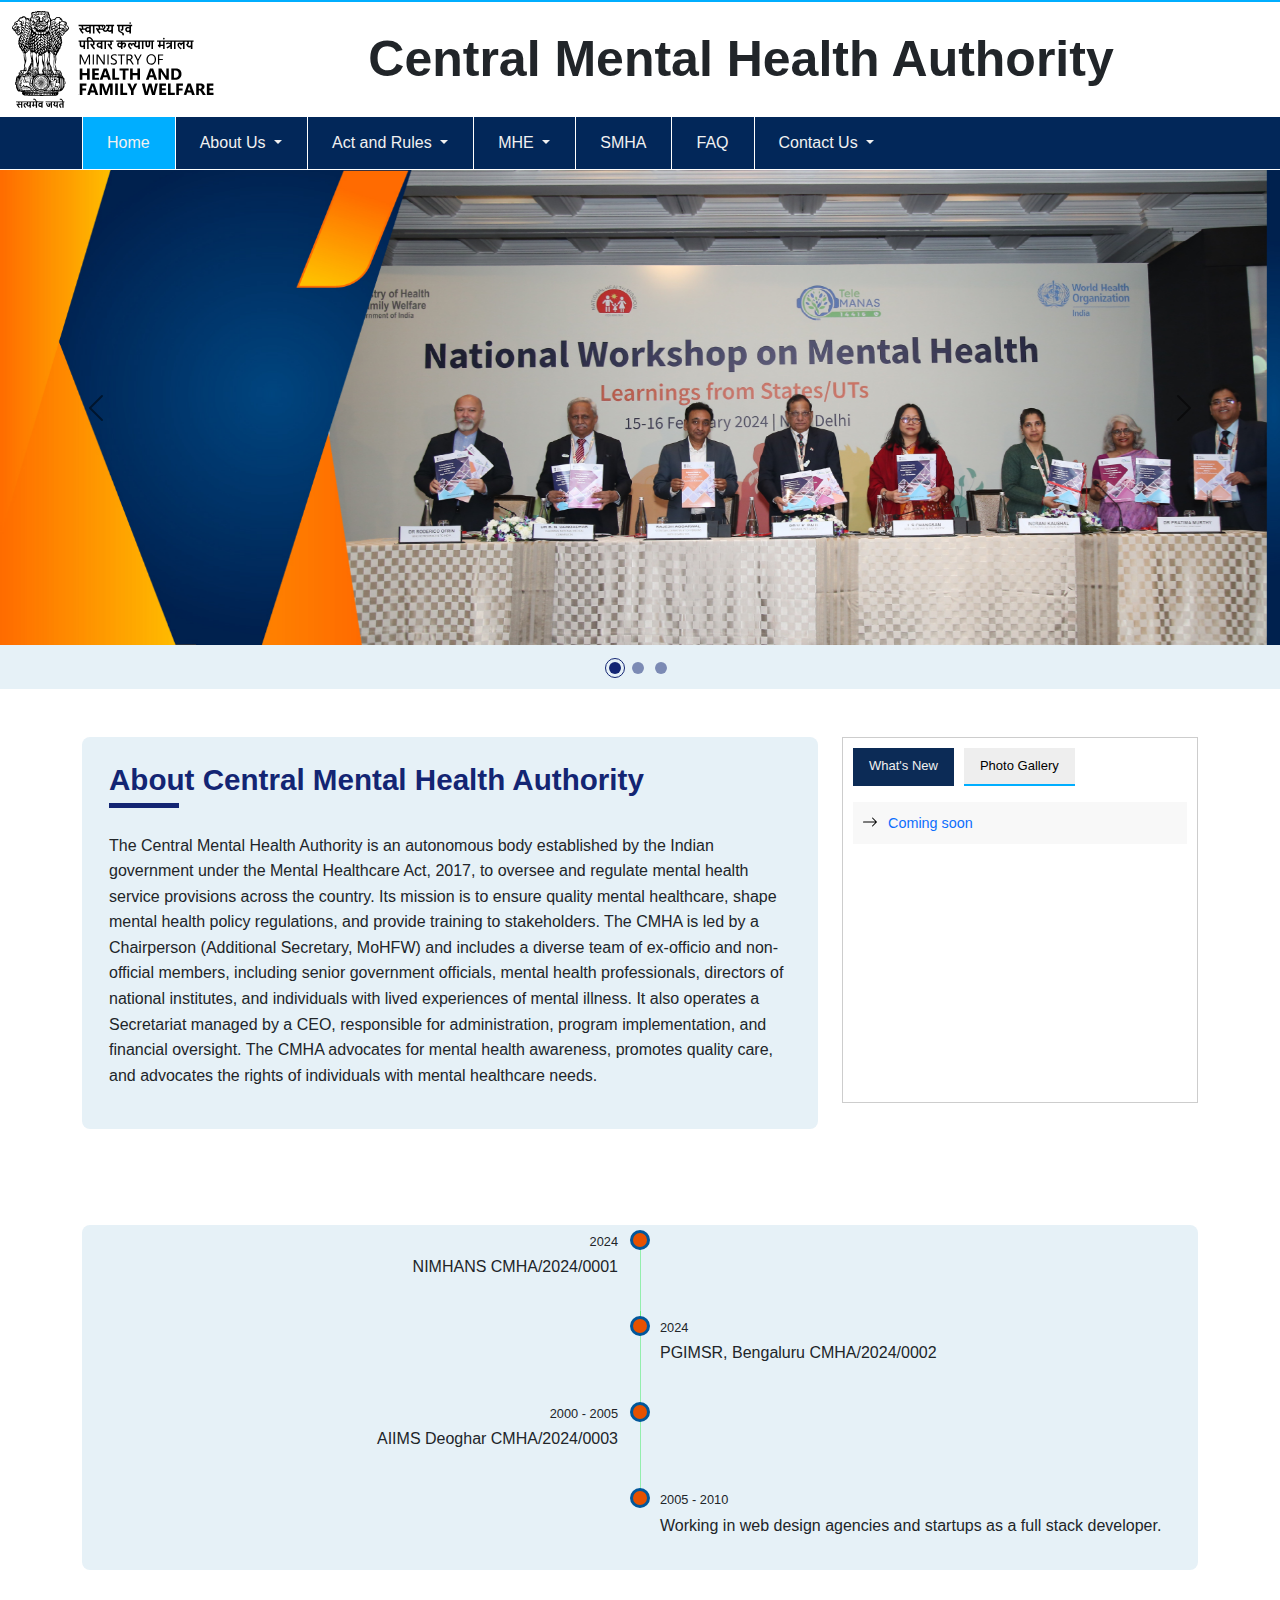
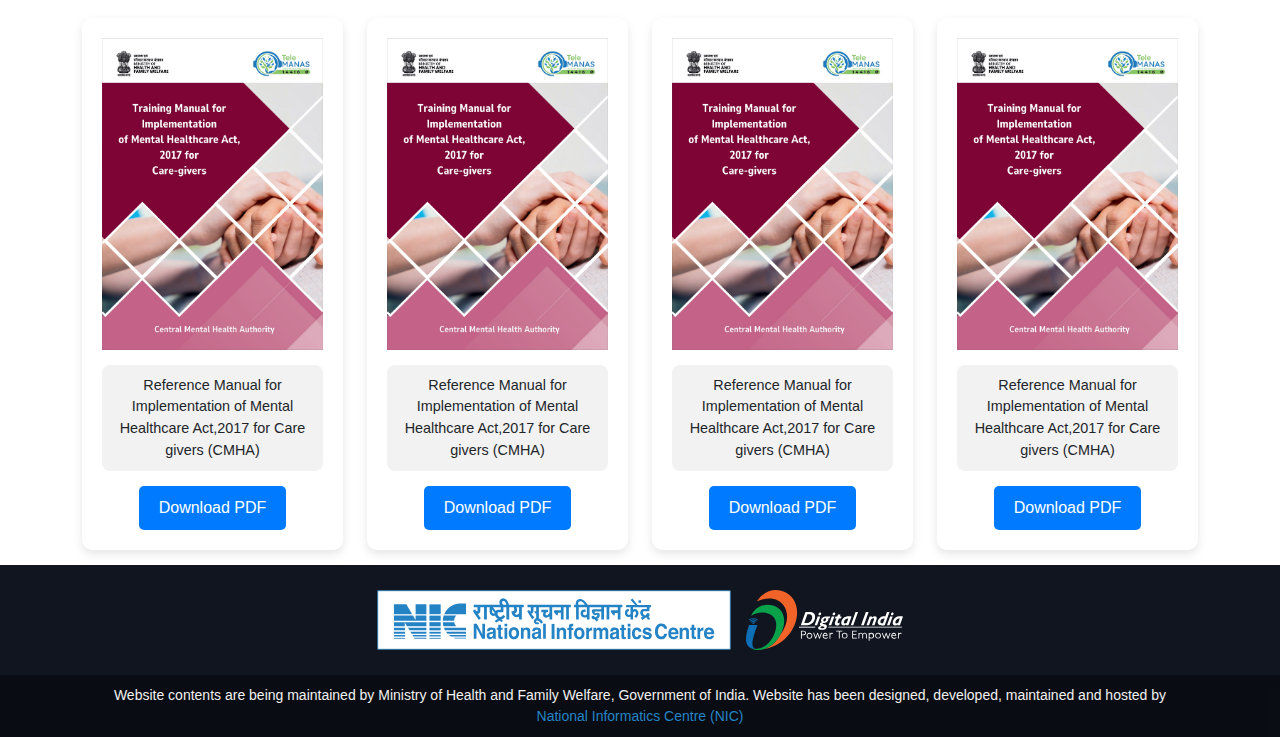
<file: index3.html>
<!doctype html>
<html lang="en">
  <head>
    <meta charset="utf-8">
    <meta name="viewport" content="width=device-width, initial-scale=1">
    <link href="assets/css/bootstrap.min.css" rel="stylesheet">
    <link href="assets/css/custom.css" rel="stylesheet">
    <link rel="icon" type="image/x-icon" href="assets/images/favicon.ico">
    <title>Central Mental Health Authority</title>
  </head>
  <body>
    
    <header class="bdr-top">
      <div class="container-fluid">
            <div class="row">
                <div class="col-sm-12">
                    <ul class="logosection">
                        <li>
                            <img src="assets/images/Ministry_of_Health_India.svg" class="img-fluid">
                        </li>
                        <li>
                            <!-- <img src="" class="img-fluid"> -->
                            <span class="projectNmae">Central Mental Health Authority</span>
                        </li>
                        <li>
                            <!-- <img src="assets/images/nhm.svg" class="img-fluid"> -->
                        </li>
                    </ul>
                </div>
            </div>
        </div>
    </header>

    
    <nav class="navbar navbar-expand-lg  nav-bg">
      <div class="container">
        <!-- <a class="navbar-brand" href="#">Navbar</a> -->
        <button class="navbar-toggler ms-auto ms-sm-2" type="button" data-bs-toggle="collapse" data-bs-target="#navbarSupportedContent" aria-controls="navbarSupportedContent" aria-expanded="false" aria-label="Toggle navigation">
          <span class="navbar-toggler-icon" ></span>
        </button>
        <div class="collapse navbar-collapse" id="navbarSupportedContent">
          <ul class="navbar-nav me-auto mb-2 mb-lg-0">
            <li class="nav-item">
              <a class="nav-link active" aria-current="page" href="index.html">Home</a>
            </li>
            <li class="nav-item dropdown">
              <a class="nav-link dropdown-toggle" href="#" role="button" data-bs-toggle="dropdown" aria-expanded="false">
                About Us
              </a>
              <ul class="dropdown-menu">
                <li><a class="dropdown-item" href="introduction.html">Introduction</a></li>
                <li><a class="dropdown-item" href="whos-who.html">CMHA Members</a></li>                  
              </ul>
            </li>              
            <li class="nav-item dropdown">
              <a class="nav-link dropdown-toggle" href="#" role="button" data-bs-toggle="dropdown" aria-expanded="false">
                Act and Rules
              </a>
              <ul class="dropdown-menu">
                <li><a class="dropdown-item" href="assets/pdf/Mental Healthcare Act, 2017_0.pdf" target="_blank">Mental healthcare Act, 2017</a></li>
                <li><a class="dropdown-item" href="assets/pdf/Act coming into force on 29.5.2018.pdf" target="_blank">Mental Healthcare Act Coming Into Effect on 29.05.2018</a></li> 
                <li><a class="dropdown-item" href="assets/pdf/Mental Health Care (Central Mental Health Authority and Mental Health Review Boards) Rules, 2018.pdf" target="_blank">Mental Health Care (Central Mental Health Authority and Mental Health Review Boards) Rules, 2018</a></li>  
                <li><a class="dropdown-item" href="assets/pdf/Mental Healthcare (Rights of Persons with Mental Illness) Rules, 2018.pdf" target="_blank">Mental Healthcare (Rights of Persons with Mental Illness) Rules, 2018</a></li> 
                <li><a class="dropdown-item" href="assets/pdf/Mental Healthcare (State Mental Health Authority) Rules, 2018.pdf" target="_blank">Mental Healthcare (State Mental Health Authority) Rules, 2018</a></li> 
                <li><a class="dropdown-item" href="javascript:void();" >Amendment in Rule 17 of the Mental Healthcare (Central Mental Health Authority and Mental Health Review Boards) Rules, 2018</a></li>
                <li><a class="dropdown-item" href="assets/pdf/Central Mental-Health-Regulation 2020.pdf" target="_blank">The Mental Healthcare (Central Mental Health Authority) Regulations, 2020</a></li>  
                <li><a class="dropdown-item" href="assets/pdf/2nd CMHA Members Notification.pdf" target="_blank">Gazette notification for Members of CMHA</a></li>  
                <!-- <li><a class="dropdown-item" href="assets/pdf/Rights of Persons with Mental Illness_0.pdf" target="_blank">Rights of Persons with Mental Illness_0</a></li>                  
                <li><a class="dropdown-item" href="assets/pdf/Mental Healthcare SMHA Rules_0.pdf" target="_blank">Mental Healthcare SMHA Rules_0</a></li>                -->
                <!-- <li><a class="dropdown-item" href="assets/pdf/Mental Healthcare CMHA and MHRB Rules 2018_0.pdf" target="_blank">Mental Healthcare CMHA and MHRB Rules 2018_0</a></li>   -->                
              </ul>
            </li>

            <li class="nav-item dropdown" id="myDropdown">
              <a class="nav-link dropdown-toggle" href="#" data-bs-toggle="dropdown">  MHE  </a>
              <ul class="dropdown-menu">                
                <li> <a class="dropdown-item" href="#"> CMHE(MHA) &raquo; </a>
                  <ul class="submenu dropdown-menu">
                    <li><a class="dropdown-item" href="application.html" >Application</a></li>
                    <li><a class="dropdown-item" href="javascript:void();" >Establishment Registration</a></li>
                  </ul>
                </li>
                <li> <a class="dropdown-item" href="#"> SMHE </a></li>
                <li> <a class="dropdown-item" href="assets/Form D Central Mental Health Establishment.docx"> Form D </a></li>
                </ul>
              </li> 
              <li class="nav-item">
                <a class="nav-link" aria-current="page" href="smha.html">SMHA</a>
              </li>
              <li class="nav-item">
                <a class="nav-link" aria-current="page" href="faq.html">FAQ</a>
              </li>
           
            <!-- <li class="nav-item dropdown">
              <a class="nav-link dropdown-toggle" href="#" role="button" data-bs-toggle="dropdown" aria-expanded="false">
                SMHA
              </a>
              <ul class="dropdown-menu">
                <li><a class="dropdown-item" href="https://haryanahealth.gov.in/scheme/haryana-state-mental-health-authority/" target="_blank">Haryana</a></li> 
                <li><a class="dropdown-item" href="javscript:void();" target="_blank">Andhra Pradesh</a></li> 
                <li><a class="dropdown-item" href="javscript:void();" target="_blank">Arunachal Pradesh</a></li> 
                <li><a class="dropdown-item" href="javscript:void();" target="_blank">Assam</a></li> 
                <li><a class="dropdown-item" href="javscript:void();" target="_blank">Bihar</a></li> 
                <li><a class="dropdown-item" href="javscript:void();" target="_blank">Chhattisgarh</a></li> 
                <li><a class="dropdown-item" href="javscript:void();" target="_blank">Goa</a></li> 
                <li><a class="dropdown-item" href="javscript:void();" target="_blank">Gujarat</a></li> 
                <li><a class="dropdown-item" href="https://hpsmha.hp.gov.in/" target="_blank">Himachal Pradesh</a></li> 
                <li><a class="dropdown-item" href="javscript:void();" target="_blank">Jharkhand</a></li> 
                <li><a class="dropdown-item" href="javscript:void();" target="_blank">Karnataka</a></li> 
                <li><a class="dropdown-item" href="http://www.ksmha.org/" target="_blank">Kerala</a></li>  
                <li><a class="dropdown-item" href="javscript:void();" target="_blank">Madhya Pradesh</a></li> 
                <li><a class="dropdown-item" href="javscript:void();" target="_blank">Maharashtra</a></li> 
                <li><a class="dropdown-item" href="javscript:void();" target="_blank">Manipur</a></li> 
                <li><a class="dropdown-item" href="javscript:void();" target="_blank">Meghalaya</a></li> 
                <li><a class="dropdown-item" href="https://smha.mizoram.gov.in/" target="_blank">Mizoram</a></li> 
                <li><a class="dropdown-item" href="javscript:void();" target="_blank">Nagaland</a></li> 
                <li><a class="dropdown-item" href="javscript:void();" target="_blank">Odisha</a></li> 
                <li><a class="dropdown-item" href="javscript:void();" target="_blank">Punjab</a></li> 
                <li><a class="dropdown-item" href="javscript:void();" target="_blank">Rajasthan</a></li> 
                <li><a class="dropdown-item" href="javscript:void();" target="_blank">Sikkim</a></li> 
                <li><a class="dropdown-item" href="http://tnsmha.in/" target="_blank">Tamil Nadu</a></li> 
                <li><a class="dropdown-item" href="javscript:void();" target="_blank">Telangana</a></li> 
                <li><a class="dropdown-item" href="javscript:void();" target="_blank">Tripura</a></li> 
                <li><a class="dropdown-item" href="javscript:void();" target="_blank">Uttar Pradesh</a></li> 
                <li><a class="dropdown-item" href="javscript:void();" target="_blank">Uttarakhand</a></li> 
                <li><a class="dropdown-item" href="javscript:void();" target="_blank">West Bengal</a></li>   
              </ul>
            </li>            -->
            <li class="nav-item dropdown">
              <a class="nav-link dropdown-toggle" href="#" role="button" data-bs-toggle="dropdown" aria-expanded="false">
                Contact Us
              </a>
              <ul class="dropdown-menu">
                <li><a class="dropdown-item" href="directory.html">Directory</a></li>
                <li><a class="dropdown-item active" href="location.html">Location</a></li>               
              </ul>
            </li>             
          </ul>            
        </div>
      </div>
    </nav>
      <div class="clearfix"></div>
    <section class="Homebanner">
        <div id="carouselExampleDark" class="carousel carousel-dark slide">
            <div class="carousel-indicators">
              <button type="button" data-bs-target="#carouselExampleDark" data-bs-slide-to="0" class="active" aria-current="true" aria-label="Slide 1"></button>
              <button type="button" data-bs-target="#carouselExampleDark" data-bs-slide-to="1" aria-label="Slide 2"></button>
              <button type="button" data-bs-target="#carouselExampleDark" data-bs-slide-to="2" aria-label="Slide 3"></button>
            </div>
            <div class="carousel-inner">
              <div class="carousel-item active" data-bs-interval="10000">
                <img src="assets/images/banner.jpg" class="d-block w-100" alt="Ajadi Ka amrit">
                
              </div>
              <div class="carousel-item" data-bs-interval="2000">
                <img src="assets/images/banner.jpg" class="d-block w-100" alt="Mann ki baat">
                
              </div>
              <div class="carousel-item">
                <img src="assets/images/banner.jpg" class="d-block w-100" alt="Ajadi Ka amrit">
               
              </div>
            </div>
            <button class="carousel-control-prev" type="button" data-bs-target="#carouselExampleDark" data-bs-slide="prev">
              <span class="carousel-control-prev-icon" aria-hidden="true"></span>
              <span class="visually-hidden">Previous</span>
            </button>
            <button class="carousel-control-next" type="button" data-bs-target="#carouselExampleDark" data-bs-slide="next">
              <span class="carousel-control-next-icon" aria-hidden="true"></span>
              <span class="visually-hidden">Next</span>
            </button>
          </div>       
    </section>

    <main>

      <section class=" w-100 py-5">

        <div class="container">
          <div class="row">

            <div class="col-lg-8">
              <div class="row intro">
                    
                    
                <!-- <div class="col-lg-3">
                    <img src="assets/images/mind.svg" class="img-fluid mx-auto d-block">
                </div> -->
                <div class="col-lg-12">
                    <h1 class="mainHeading">About Central Mental Health Authority</h1>
                    <p class="homePara">The Central Mental Health Authority is an autonomous body established by the Indian government
                      under the Mental Healthcare Act, 2017, to oversee and regulate mental health service provisions
                      across the country. Its mission is to ensure quality mental healthcare, shape mental health policy
                      regulations, and provide training to stakeholders. The CMHA is led by a Chairperson (Additional
                      Secretary, MoHFW) and includes a diverse team of ex-officio and non-official members, including
                      senior government officials, mental health professionals, directors of national institutes, and
                      individuals with lived experiences of mental illness. It also operates a Secretariat managed by a
                      CEO, responsible for administration, program implementation, and financial oversight. The CMHA
                      advocates for mental health awareness, promotes quality care, and advocates the rights of
                      individuals with mental healthcare needs. </p>
                 
                </div>
            
            </div>
            </div>

            <div class="col-lg-4">
              <div class="custom-tab">
                <div class="tabs">
                  <input type="radio" name="tabs" id="tabone" checked="checked">
                  <label for="tabone" class="tabname">What's New</label>
                  <div class="tab">
                    <ul class="event-icon">
                      <li>
                        <a href="javascript:void();">Coming soon</a>
                      </li>                              
                    </ul>
                  </div>
                  
                  <!-- <input type="radio" name="tabs" id="tabtwo">
                  <label for="tabtwo" class="secondTabs">Rules</label>
                  <div class="tab">
                    <h1>Upcomming Rules</h1>
                  </div> -->
                  
                  <input type="radio" name="tabs" id="tabthree">
                  <label for="tabthree" class="secondTabs">Photo Gallery</label>
                  <div class="tab">
                    <h5>Coming soon</h5>
                  </div>
                  
                </div>
              </div> 
            </div>
          </div>
        </div>
      </section>

      <section class="container">
        <div class="row">
          <div class="col-12">
            <ul class="m-timeline">
              <li>
                <div class="m-timeline__date">
                  2024
                </div>
          
                <p>
                  NIMHANS
                  CMHA/2024/0001
                </p>
                
              </li>
          
              <li>
                <div class="m-timeline__date">
                  2024
                </div>
          
                <p>PGIMSR, Bengaluru CMHA/2024/0002</p>
              </li>
          
              <li>
                <div class="m-timeline__date">
                  2000 - 2005
                </div>
          
                <p>
                  AIIMS Deoghar
                  CMHA/2024/0003
                </p>
              </li>
          
              <li>
                <div class="m-timeline__date">
                  2005 - 2010
                </div>
          
                <p>
                  Working in web design agencies and startups as a full stack developer.
                </p>
              </li>
            </ul>
          </div>
        </div>
      </section>


      <section>
        <div class="container">
          <div class="row">

            <div class="col-12">
              
            </div>

            <div class="col-md-6 col-lg-3">
              <div class="download-box">
                 <img src="assets/images/page-01.jpg" class="img-fluid mx-auto d-block">
                <p class="titleBox">Reference Manual for Implementation of Mental Healthcare Act,2017 for Care givers (CMHA)</p>
                <a href="sample.pdf" download class="download-btn">Download PDF</a>
              </div>
            </div>

            <div class="col-md-6 col-lg-3">
              <div class="download-box">
                 <img src="assets/images/page-01.jpg" class="img-fluid mx-auto d-block">
                <p class="titleBox">Reference Manual for Implementation of Mental Healthcare Act,2017 for Care givers (CMHA)</p>
                <a href="sample.pdf" download class="download-btn">Download PDF</a>
              </div>
            </div>

            <div class="col-md-6 col-lg-3">
              <div class="download-box">
                 <img src="assets/images/page-01.jpg" class="img-fluid mx-auto d-block">
                <p class="titleBox">Reference Manual for Implementation of Mental Healthcare Act,2017 for Care givers (CMHA)</p>
                <a href="sample.pdf" download class="download-btn">Download PDF</a>
              </div>
            </div>

            <div class="col-md-6 col-lg-3">
              <div class="download-box">
                 <img src="assets/images/page-01.jpg" class="img-fluid mx-auto d-block">
                <p class="titleBox">Reference Manual for Implementation of Mental Healthcare Act,2017 for Care givers (CMHA)</p>
                <a href="sample.pdf" download class="download-btn">Download PDF</a>
              </div>
            </div>

            </div>
          </div>
        </div>
      </section>

        <!-- <section class=" w-100 mt-3">
            <div class="container">
                <div class="row">
                    <div class="col-md-6 col-lg-5">
                        <ul class="Ministry">
                            <li>
                                <div class="imgBox">
                                    <figure>
                                        <img src="assets/images/HFM-01.jpg" class="img-fluid mx-auto">
                                        <div class="text-left">
                                            <div class="name text-blue">Dr. Mansukh Mandaviya</div>
                                            <div class="degination">
                                                Hon’ble Cabinet Minister<div></div>
                                                (Health and Family Welfare)
                                            </div>
                                            <a target="_blank" href="https://mansukhmandaviya.in/the-man/" class="btn btn-outline-primary btn-sm viewportfolio">View Portfolio</a>
                                        </div>
                                    </figure>
                                </div>

                            </li>
                            
                            <li>
                                <div class="imgBox">
                                    <figure>
                                        <img src="assets/images/moshm-01.jpg" class="img-fluid mx-auto">
                                        <figcaption>
                                            <div class="name">Prof. S. P. Singh Baghel</div>
                                            <div class="degination">
                                              Hon’ble Minister of State<div></div>
                                                (Health and Family Welfare)
                                            </div>
                                            <a target="_blank" href="https://sansad.in/ls/members/biography/31?from=members" class="btn btn-outline-primary btn-sm viewportfolio">View Portfolio</a>
                                        </figcaption>
                                    </figure>
                                </div>
                            </li>
                            <li>
                                <div class="imgBox">
                                    <figure>
                                        <img src="assets/images/mos-01.jpg" class="img-fluid mx-auto">
                                        <figcaption>
                                            <div class="name">Dr. Bharati Pravin Pawar</div>
                                            <div class="degination">
                                              Hon’ble Minister of State<div></div>
                                                (Health and Family Welfare)
                                            </div>
                                            <a target="_blank" href="https://sansad.in/ls/members/biography/5201?from=members" class="btn btn-outline-primary btn-sm viewportfolio">View Portfolio</a>
                                        </figcaption>
                                    </figure>
                                </div>
                            </li>
                        </ul>
                    </div>

                    <div class="col-md-6 col-lg-7">
                      <div class="custom-tab">
                        <div class="tabs">
                          <input type="radio" name="tabs" id="tabone" checked="checked">
                          <label for="tabone" class="tabname">What's New</label>
                          <div class="tab">
                            <ul class="event-icon">
                              <li>
                                <a href="javascript:void();">Upcomming</a>
                              </li>                              
                            </ul>
                          </div>
                          
                          <!-- <input type="radio" name="tabs" id="tabtwo">
                          <label for="tabtwo" class="secondTabs">Rules</label>
                          <div class="tab">
                            <h1>Upcomming Rules</h1>
                          </div> -->
                          
                          <!-- <input type="radio" name="tabs" id="tabthree">
                          <label for="tabthree" class="secondTabs">Photo Gallery</label>
                          <div class="tab">
                            <h1>Photo Gallery</h1>
                          </div>
                          
                        </div>
                      </div>                                     
                    </div>
                </div>
            </div> -->
        <!--</section> -->

        <!-- <section class="">
            <div class="container">
                <div class="row pt-5">

                    <div class="col-md-3">
                        <a href="javascript:void();" >
                            <div class="contentBox bg-one text-white">
                                <img src="assets/images/one-01.svg" class="img-fluid mx-auto d-block">
                                Guidelines & Training Materials
                            </div>
                        </a>
                    </div>

                    <div class="col-md-3">
                        <a href="javascript:void();" >
                        <div class="contentBox bg-two text-white">
                            <img src="assets/images/two-02.svg" class="img-fluid mx-auto d-block">
                            Sickle Cell Disease
                        </div>
                    </a>
                    </div>

                    <div class="col-md-3">
                        <a href="javascript:void();" >
                        <div class="contentBox bg-three text-white">
                            <img src="assets/images/three-03.svg" class="img-fluid mx-auto d-block">
                            Genetic Counselling
                        </div>
                    </a>
                    </div>

                    <div class="col-md-3">
                        <a href="javascript:void();" >
                        <div class="contentBox bg-four text-white">
                            <img src="assets/images/four-04.svg" class="img-fluid mx-auto d-block">
                            Dashboard
                        </div>
                    </a>
                    </div>

                </div>
            </div>
        </section> -->

        <!-- <section class="introduction padd-25">
            <div class="container">
                <div class="row intro">
                    
                    
                    <div class="col-lg-3">
                        <img src="assets/images/mind.svg" class="img-fluid mx-auto d-block">
                    </div>
                    <div class="col-lg-9">
                        <h1 class="mainHeading">About mental health authority and who's who</h1>
                        <p class="homePara">Central mental Health authority is set up under the Mental Health Care Act,2017 to advise the Central Government on all matters relating to mental healthcare and services. It performs the functions of  registering all mental health establishments under the control of the Central Government, and developing quality and service provision norms for them and supervising all such mental health establishments. It is also entrusted with training of all persons including law enforcement officials, mental health professionals and other health professionals about the provisions and implementation of this Act. 
                        </p>
                     
                    </div>
                
                </div>
            </div>
        </section> -->

    </main>

    <footer class="footer">

        <div class="container">
            <div class="row">
                <div class="col-12">
                    <ul class="footerLogo">
                        <li>
                            <a href="">
                                <img src="assets/images/NIC-logo.svg" class="img-fluid">
                            </a>
                        </li>
                        <li>
                            <a href="">
                                <img src="assets/images/Digital.svg" class="img-fluid">
                            </a>
                        </li>
                       
                    </ul>
                </div>
            </div>
        </div>


        <article class="copyright">
            <div class="container">
                <div class="row">
                    <div class="col-sm-12">
                        <p>Website contents are being maintained by Ministry of Health and Family Welfare, Government of India.
                            Website has been designed, developed, maintained and hosted by <a href="https://www.nic.in/" target="_blank">  National Informatics Centre (NIC) </a> </p>
                    </div>
                </div>
            </div>
        </article>
    </footer>
    <a id="button">
        <?xml version="1.0" encoding="UTF-8"?><svg id="Layer_2" xmlns="http://www.w3.org/2000/svg" viewBox="0 0 34.21 19.29"><defs><style>.cls-1{fill:#fff;}</style></defs><g id="Layer_1-2"><path class="cls-1" d="M2.5,19.29c-.64,0-1.28-.24-1.77-.73-.98-.98-.98-2.56,0-3.54L14.76,.99c1.32-1.32,3.63-1.32,4.95,0l13.76,13.76c.98,.98,.98,2.56,0,3.54-.98,.98-2.56,.98-3.54,0L17.24,5.59,4.27,18.55c-.49,.49-1.13,.73-1.77,.73Z"/></g></svg>
    </a>
    <script src="https://cdnjs.cloudflare.com/ajax/libs/jquery/3.7.0/jquery.min.js" integrity="sha512-3gJwYpMe3QewGELv8k/BX9vcqhryRdzRMxVfq6ngyWXwo03GFEzjsUm8Q7RZcHPHksttq7/GFoxjCVUjkjvPdw==" crossorigin="anonymous" referrerpolicy="no-referrer"></script>
    <script src="assets/js/bootstrap.bundle.min.js"></script>
    <script>

var btn = $('#button');

$(window).scroll(function() {
  if ($(window).scrollTop() > 300) {
    btn.addClass('show');
  } else {
    btn.removeClass('show');
  }
});

btn.on('click', function(e) {
  e.preventDefault();
  $('html, body').animate({scrollTop:0}, '300');
});


document.addEventListener("DOMContentLoaded", function(){
// make it as accordion for smaller screens
if (window.innerWidth < 992) {

  // close all inner dropdowns when parent is closed
  document.querySelectorAll('.navbar .dropdown').forEach(function(everydropdown){
    everydropdown.addEventListener('hidden.bs.dropdown', function () {
      // after dropdown is hidden, then find all submenus
        this.querySelectorAll('.submenu').forEach(function(everysubmenu){
          // hide every submenu as well
          everysubmenu.style.display = 'none';
        });
    })
  });

  document.querySelectorAll('.dropdown-menu a').forEach(function(element){
    element.addEventListener('click', function (e) {
        let nextEl = this.nextElementSibling;
        if(nextEl && nextEl.classList.contains('submenu')) {	
          // prevent opening link if link needs to open dropdown
          e.preventDefault();
          if(nextEl.style.display == 'block'){
            nextEl.style.display = 'none';
          } else {
            nextEl.style.display = 'block';
          }

        }
    });
  })
}
// end if innerWidth
}); 
// DOMContentLoaded  end


$('.arrows').click(function () {
      $(".contact_info_sec").toggleClass("moveclass", 1000);  
});
    </script>
  </body>
</html>
</file>
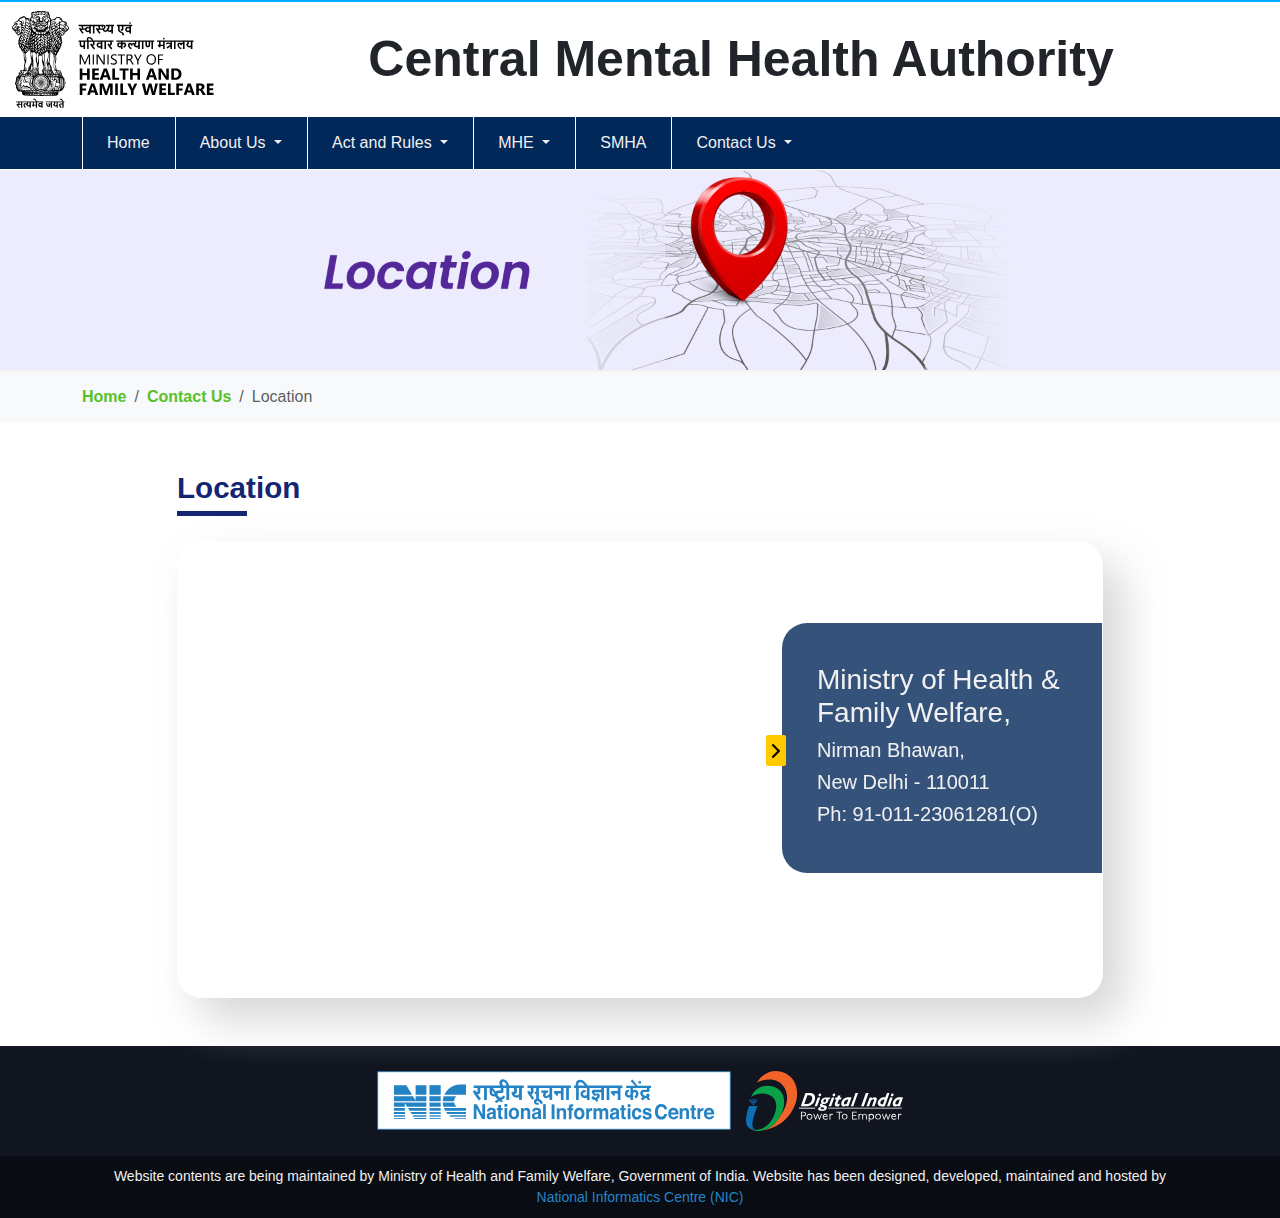
<file: location.html>
<!doctype html>
<html lang="en">
  <head>
    <meta charset="utf-8">
    <meta name="viewport" content="width=device-width, initial-scale=1">
    <link href="assets/css/bootstrap.min.css" rel="stylesheet">
    <link href="assets/css/custom.css" rel="stylesheet">
    <link rel="icon" type="image/x-icon" href="assets/images/favicon.ico">
    <title>Central Mental Health Authority</title>
  </head>
  <body>
    
    <header class="bdr-top">
        <div class="container-fluid">
            <div class="row">
                <div class="col-sm-12">
                    <ul class="logosection">
                        <li>
                            <img src="assets/images/Ministry_of_Health_India.svg" class="img-fluid">
                        </li>
                        <li>
                            <!-- <img src="" class="img-fluid"> -->
                            <span class="projectNmae">Central Mental Health Authority</span>
                        </li>
                        <li>
                            <!-- <img src="assets/images/nhm.svg" class="img-fluid"> -->
                        </li>
                    </ul>
                </div>
            </div>
        </div>
    </header>

  
    <nav class="navbar navbar-expand-lg  nav-bg">
      <div class="container">
        <!-- <a class="navbar-brand" href="#">Navbar</a> -->
        <button class="navbar-toggler ms-auto ms-sm-2" type="button" data-bs-toggle="collapse" data-bs-target="#navbarSupportedContent" aria-controls="navbarSupportedContent" aria-expanded="false" aria-label="Toggle navigation">
          <span class="navbar-toggler-icon" ></span>
        </button>
        <div class="collapse navbar-collapse" id="navbarSupportedContent">
          <ul class="navbar-nav me-auto mb-2 mb-lg-0">
            <li class="nav-item">
              <a class="nav-link " aria-current="page" href="index.html">Home</a>
            </li>
            <li class="nav-item dropdown">
              <a class="nav-link dropdown-toggle" href="#" role="button" data-bs-toggle="dropdown" aria-expanded="false">
                About Us
              </a>
              <ul class="dropdown-menu">
                <li><a class="dropdown-item" href="introduction.html">Introduction</a></li>
                <li><a class="dropdown-item" href="whos-who.html">CMHA Members</a></li>                  
              </ul>
            </li>              
            <li class="nav-item dropdown">
              <a class="nav-link dropdown-toggle" href="#" role="button" data-bs-toggle="dropdown" aria-expanded="false">
                Act and Rules
              </a>
              <ul class="dropdown-menu">
                <li><a class="dropdown-item" href="assets/pdf/Mental Healthcare Act, 2017_0.pdf" target="_blank">Mental healthcare Act, 2017</a></li>
                <li><a class="dropdown-item" href="assets/pdf/Act coming into force on 29.5.2018.pdf" target="_blank">Mental Healthcare Act Coming Into Effect on 29.05.2018</a></li> 
                <li><a class="dropdown-item" href="assets/pdf/Mental Health Care (Central Mental Health Authority and Mental Health Review Boards) Rules, 2018.pdf" target="_blank">Mental Health Care (Central Mental Health Authority and Mental Health Review Boards) Rules, 2018</a></li>  
                <li><a class="dropdown-item" href="assets/pdf/Mental Healthcare (Rights of Persons with Mental Illness) Rules, 2018.pdf" target="_blank">Mental Healthcare (Rights of Persons with Mental Illness) Rules, 2018</a></li> 
                <li><a class="dropdown-item" href="assets/pdf/Mental Healthcare (State Mental Health Authority) Rules, 2018.pdf" target="_blank">Mental Healthcare (State Mental Health Authority) Rules, 2018</a></li> 
                <li><a class="dropdown-item" href="javascript:void();" >Amendment in Rule 17 of the Mental Healthcare (Central Mental Health Authority and Mental Health Review Boards) Rules, 2018</a></li>
                <li><a class="dropdown-item" href="assets/pdf/Central Mental-Health-Regulation 2020.pdf" target="_blank">The Mental Healthcare (Central Mental Health Authority) Regulations, 2020</a></li>  
                <li><a class="dropdown-item" href="assets/pdf/2nd CMHA Members Notification.pdf" target="_blank">Gazette notification for Members of CMHA</a></li>  
                <!-- <li><a class="dropdown-item" href="assets/pdf/Rights of Persons with Mental Illness_0.pdf" target="_blank">Rights of Persons with Mental Illness_0</a></li>                  
                <li><a class="dropdown-item" href="assets/pdf/Mental Healthcare SMHA Rules_0.pdf" target="_blank">Mental Healthcare SMHA Rules_0</a></li>                -->
                <!-- <li><a class="dropdown-item" href="assets/pdf/Mental Healthcare CMHA and MHRB Rules 2018_0.pdf" target="_blank">Mental Healthcare CMHA and MHRB Rules 2018_0</a></li>   -->                
              </ul>
            </li>

            <li class="nav-item dropdown" id="myDropdown">
              <a class="nav-link dropdown-toggle" href="#" data-bs-toggle="dropdown">  MHE  </a>
              <ul class="dropdown-menu">
               
                <li> <a class="dropdown-item" href="#"> CMHE(MHA) &raquo; </a>
                  <ul class="submenu dropdown-menu">
                    <li><a class="dropdown-item" href="application.html" >Application</a></li>
                    <li><a class="dropdown-item" href="javascript:void();" >Establishment Registration</a></li>
                  </ul>
                </li>
                <li> <a class="dropdown-item" href="#"> SMHE </a></li>
                <li> <a class="dropdown-item" href="#"> Form D </a></li>
                </ul>
              </li> 
           
              <li class="nav-item">
                <a class="nav-link" aria-current="page" href="smha.html">SMHA</a>
              </li>           
            <li class="nav-item dropdown">
              <a class="nav-link dropdown-toggle" href="#" role="button" data-bs-toggle="dropdown" aria-expanded="false">
                Contact Us
              </a>
              <ul class="dropdown-menu">
                <li><a class="dropdown-item" href="directory.html">Directory</a></li>
                <li><a class="dropdown-item active" href="location.html">Location</a></li>               
              </ul>
            </li>             
          </ul>            
        </div>
      </div>
  </nav>
      <div class="clearfix"></div>

   
    <main>

        <section class="banner">
            <img src="assets/images/contact.jpg" class="img-fluid mx-auto">
        </section>

        <section class="bg-breadcream">
          <div class="container">
              <div class="row">
                  <div class="col-12 py-2">
                      <nav aria-label="breadcrumb">
                          <ol class="breadcrumb">
                            <li class="breadcrumb-item"><a href="index.html">Home</a></li>
                            <li class="breadcrumb-item"><a href="javascript:void();">Contact Us</a></li>
                            <li class="breadcrumb-item active" aria-current="page">Location</li>
                          </ol>
                        </nav>
                  </div>
              </div>
          </div>
        </section>
        <section class=" w-100 my-5">
            <div class="container">               
            
               
                <div class="row d-flex align-items-center justify-content-center">
                    <div class="col-md-10">

                        <div class="mainHeading">
                            Location
                        </div>

                        <div class="contact_inner">
                          
                            <div class="contact_form_inner">
                                <div style="width: 100%">                                    
                                    <iframe src="https://www.google.com/maps/embed?pb=!1m18!1m12!1m3!1d3502.627372345314!2d77.21022768749815!3d28.610953522357413!2m3!1f0!2f0!3f0!3m2!1i1024!2i768!4f13.1!3m3!1m2!1s0x390ce390eee379a9%3A0x7945a4752f00fa08!2sMinistry%20of%20Health%20and%20Family%20Welfare!5e0!3m2!1sen!2sin!4v1691657381511!5m2!1sen!2sin" width="100%" height="450" style="border:0;" allowfullscreen="" loading="lazy" referrerpolicy="no-referrer-when-downgrade"></iframe>
                                </div>
                            
                            
                            </div>
                      
                    <div class="contact_info_sec">
                      <div class="arrows">
                        <!--?xml version="1.0" encoding="iso-8859-1"?-->
                        <svg version="1.1" id="Layer_1" xmlns="http://www.w3.org/2000/svg" xmlns:xlink="http://www.w3.org/1999/xlink" x="0px" y="0px" viewBox="0 0 492.004 492.004" style="enable-background:new 0 0 492.004 492.004;" xml:space="preserve">
                          <g>
                            <g>
                              <path d="M382.678,226.804L163.73,7.86C158.666,2.792,151.906,0,144.698,0s-13.968,2.792-19.032,7.86l-16.124,16.12
            c-10.492,10.504-10.492,27.576,0,38.064L293.398,245.9l-184.06,184.06c-5.064,5.068-7.86,11.824-7.86,19.028
            c0,7.212,2.796,13.968,7.86,19.04l16.124,16.116c5.068,5.068,11.824,7.86,19.032,7.86s13.968-2.792,19.032-7.86L382.678,265
            c5.076-5.084,7.864-11.872,7.848-19.088C390.542,238.668,387.754,231.884,382.678,226.804z"></path>
                            </g>
                          </g>
                          <g></g>
                          <g></g>
                          <g></g>
                          <g></g>
                          <g></g>
                          <g></g>
                          <g></g>
                          <g></g>
                          <g></g>
                          <g></g>
                          <g></g>
                          <g></g>
                          <g></g>
                          <g></g>
                          <g></g>
                        </svg>
                      </div>      
                        <div class="address">
                            <strong class="h3 pb-2">Ministry of Health & Family Welfare,</strong>
                            <div class="h5 mt-2">Nirman Bhawan,</div>  
                            <div class="h5">New Delhi - 110011</div>
                            <div class="h5">Ph: 91-011-23061281(O)</div>
                        </div>
                       
        
                    </div>
                </div>
                    </div>
                </div>
               
                 

               
               
            </div>
        </section>

       

        

    </main>

    <footer class="footer">

        <div class="container">
            <div class="row">
                <div class="col-12">
                    <ul class="footerLogo">
                        <li>
                            <a href="">
                                <img src="assets/images/NIC-logo.svg" class="img-fluid">
                            </a>
                        </li>
                        <li>
                            <a href="">
                                <img src="assets/images/Digital.svg" class="img-fluid">
                            </a>
                        </li>
                       
                    </ul>
                </div>
            </div>
        </div>


        <article class="copyright">
            <div class="container">
                <div class="row">
                    <div class="col-sm-12">
                        <p>Website contents are being maintained by Ministry of Health and Family Welfare, Government of India.
                            Website has been designed, developed, maintained and hosted by <a href="https://www.nic.in/" target="_blank">  National Informatics Centre (NIC) </a> </p>
                    </div>
                </div>
            </div>
        </article>
    </footer>
    <a id="button">
        <?xml version="1.0" encoding="UTF-8"?><svg id="Layer_2" xmlns="http://www.w3.org/2000/svg" viewBox="0 0 34.21 19.29"><defs><style>.cls-1{fill:#fff;}</style></defs><g id="Layer_1-2"><path class="cls-1" d="M2.5,19.29c-.64,0-1.28-.24-1.77-.73-.98-.98-.98-2.56,0-3.54L14.76,.99c1.32-1.32,3.63-1.32,4.95,0l13.76,13.76c.98,.98,.98,2.56,0,3.54-.98,.98-2.56,.98-3.54,0L17.24,5.59,4.27,18.55c-.49,.49-1.13,.73-1.77,.73Z"/></g></svg>
    </a>
    <script src="assets/js/jquery.min.js"></script>
    <script src="assets/js/bootstrap.bundle.min.js"></script>
    <script>

var btn = $('#button');

$(window).scroll(function() {
  if ($(window).scrollTop() > 300) {
    btn.addClass('show');
  } else {
    btn.removeClass('show');
  }
});

btn.on('click', function(e) {
  e.preventDefault();
  $('html, body').animate({scrollTop:0}, '300');
});

$('.arrows').click(function () {
                $(".contact_info_sec").toggleClass("moveclass", 1000);  
          });


    </script>
  </body>
</html>
</file>
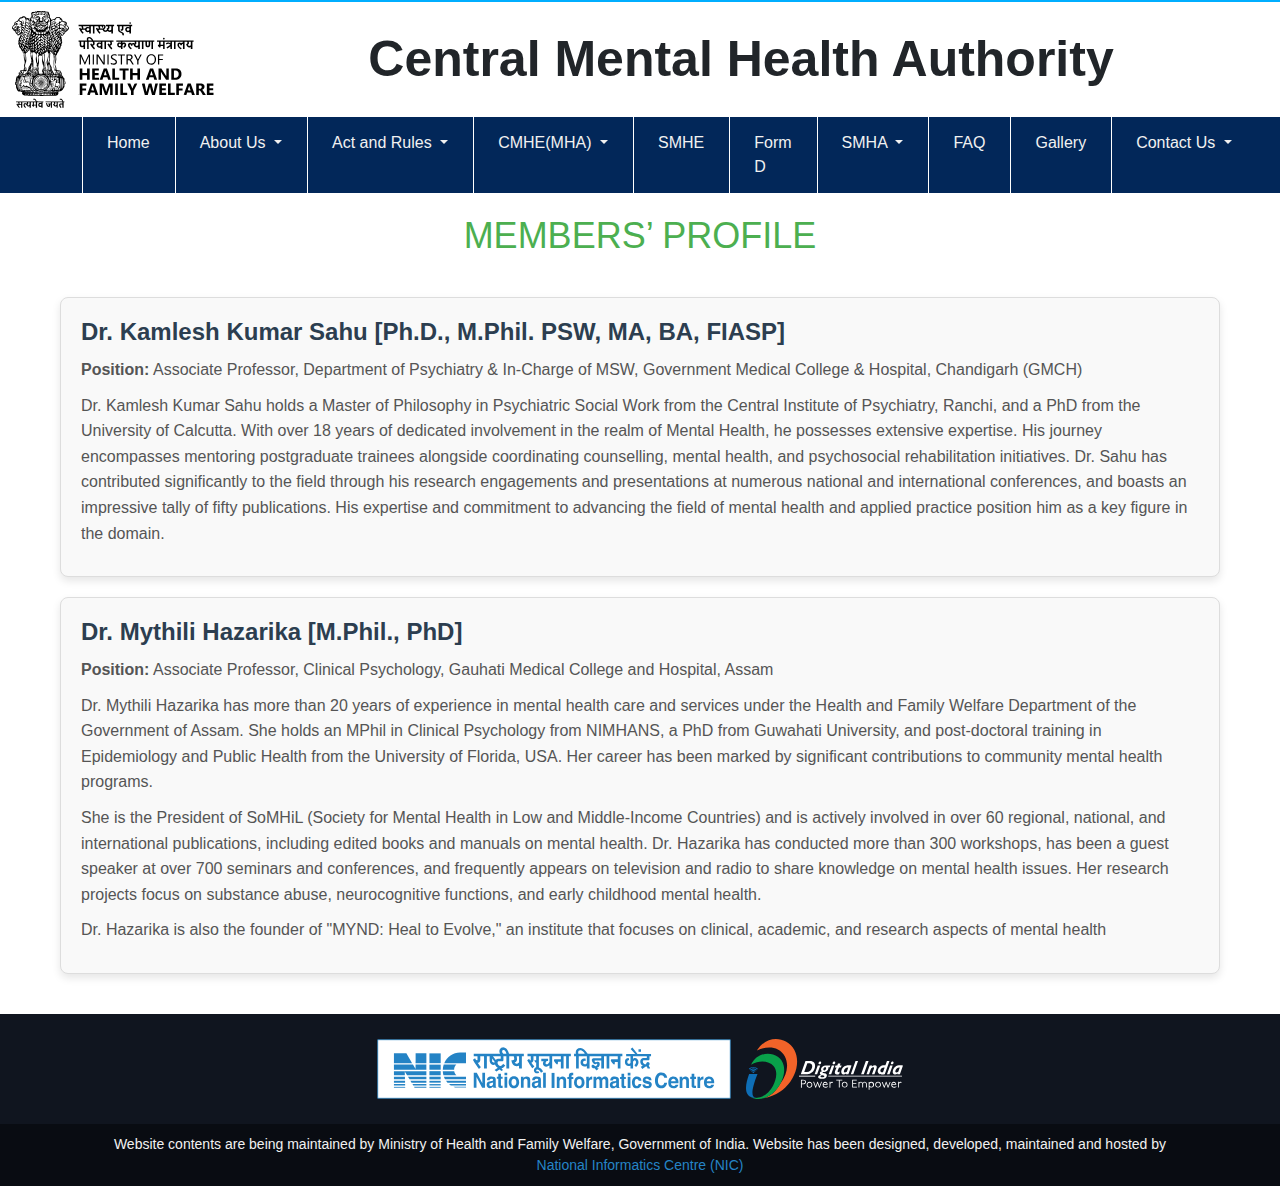
<file: member_profile.html>
<!doctype html>
<html lang="en">
  <head>
    <meta charset="utf-8">
    <meta name="viewport" content="width=device-width, initial-scale=1">
    <link href="assets/css/bootstrap.min.css" rel="stylesheet">
    <link href="assets/css/custom.css" rel="stylesheet">
    <link rel="icon" type="image/x-icon" href="assets/images/favicon.ico">
    <title>Central Mental Health Authority</title>
  </head>
  <style>
    /* Container for profiles */
    #members-profile {
      padding: 20px;
      max-width: 1200px;
      margin: 0 auto;
    }

    /* Main Section Header */
    #members-profile h2 {
      font-size: 36px;
      text-align: center;
      margin-bottom: 40px;
      color: #4CAF50;
    }

    /* Profile Container */
    .profile {
      background-color: #f9f9f9;
      border: 1px solid #ddd;
      border-radius: 8px;
      padding: 20px;
      margin-bottom: 20px;
      box-shadow: 0 4px 8px rgba(0, 0, 0, 0.1);
      transition: transform 0.3s ease, box-shadow 0.3s ease;
    }

    .profile:hover {
      transform: translateY(-10px);
      box-shadow: 0 8px 16px rgba(0, 0, 0, 0.2);
    }

    /* Profile Name and Title */
    .profile h3 {
      font-size: 24px;
      color: #2C3E50;
      margin-bottom: 10px;
      font-weight: bold;
    }

    /* Profile Position */
    .profile p strong {
      font-weight: bold;
    }

    /* Paragraph styling */
    .profile p {
      line-height: 1.6;
      font-size: 16px;
      color: #555;
      margin-bottom: 10px;
    }

    /* Responsive Layout */
    @media (min-width: 768px) {
      .profile {
        display: flex;
        flex-wrap: wrap;
      }
      .profile h3 {
        flex-basis: 100%;
      }
      .profile p {
        flex-basis: 100%;
      }
    }
  </style>
</head>
<body>
    
    <header class="bdr-top">
        <div class="container-fluid">
            <div class="row">
                <div class="col-sm-12">
                    <ul class="logosection">
                        <li>
                            <img src="assets/images/Ministry_of_Health_India.svg" class="img-fluid">
                        </li>
                        <li>
                            <!-- <img src="" class="img-fluid"> -->
                            <span class="projectNmae">Central Mental Health Authority</span>
                        </li>
                        <li>
                            <!-- <img src="assets/images/nhm.svg" class="img-fluid"> -->
                        </li>
                    </ul>
                </div>
            </div>
        </div>
    </header>

    <nav class="navbar navbar-expand-lg  nav-bg">
        <div class="container">
          <!-- <a class="navbar-brand" href="#">Navbar</a> -->
          <button class="navbar-toggler ms-auto ms-sm-2" type="button" data-bs-toggle="collapse" data-bs-target="#navbarSupportedContent" aria-controls="navbarSupportedContent" aria-expanded="false" aria-label="Toggle navigation">
            <span class="navbar-toggler-icon" ></span>
          </button>
          <div class="collapse navbar-collapse" id="navbarSupportedContent">
            <ul class="navbar-nav me-auto mb-2 mb-lg-0">
              <li class="nav-item">
                <a class="nav-link" aria-current="page" href="index.html">Home</a>
              </li>
              <li class="nav-item dropdown">
                <a class="nav-link dropdown-toggle" href="#" role="button" data-bs-toggle="dropdown" aria-expanded="false">
                  About Us
                </a>
                <ul class="dropdown-menu">
                  <li><a class="dropdown-item" href="introduction.html">Introduction</a></li>
                  <li><a class="dropdown-item" href="member_profile.html">CMHA Members</a></li>                   
                </ul>
              </li>              
              <li class="nav-item dropdown">
                <a class="nav-link dropdown-toggle" href="#" role="button" data-bs-toggle="dropdown" aria-expanded="false">
                  Act and Rules
                </a>
                <ul class="dropdown-menu">
                  <li><a class="dropdown-item" href="assets/pdf/Rights of Persons with Mental Illness_0.pdf" target="_blank">Rights of Persons with Mental Illness_0</a></li>
                  <!-- <li><a class="dropdown-item" href="assets/pdf/NMHP detail.pdf" target="_blank">NMHP detail</a></li>    -->
                  <li><a class="dropdown-item" href="assets/pdf/Mental Healthcare SMHA Rules_0.pdf" target="_blank">Mental Healthcare SMHA Rules_0</a></li>               
                  <li><a class="dropdown-item" href="assets/pdf/Mental Healthcare CMHA and MHRB Rules 2018_0.pdf" target="_blank">Mental Healthcare CMHA and MHRB Rules 2018_0</a></li>               
                  <!-- <li><a class="dropdown-item" href="assets/pdf/Manpower scheme B.pdf" target="_blank">Manpower scheme B</a></li>                -->
                  <!-- <li><a class="dropdown-item" href="assets/pdf/Final Draft Rules MHC Act, 2017 (1).pdf" target="_blank">Final Draft Rules MHC Act, 2017 (1)</a></li>                -->
                  <li><a class="dropdown-item" href="assets/pdf/Central Mental-Health-Regulation 2020.pdf" target="_blank">Central Mental-Health-Regulation 2020</a></li>               
                  <li><a class="dropdown-item" href="assets/pdf/Act coming into force on 29.5.2018.pdf" target="_blank">Act coming into force on 29.5.2018</a></li>   
                  <li><a class="dropdown-item" href="assets/pdf/Mental Health Care (Central Mental Health Authority and Mental Health Review Boards) Rules, 2018.pdf" target="_blank">Mental Health Care (Central Mental Health Authority and Mental Health Review Boards) Rules, 2018</a></li>
                  <li><a class="dropdown-item" href="assets/pdf/Mental Healthcare (Rights of Persons with Mental Illness) Rules, 2018.pdf" target="_blank">Mental Healthcare (Rights of Persons with Mental Illness) Rules, 2018</a></li>   
                  <li><a class="dropdown-item" href="assets/pdf/Mental Healthcare (State Mental Health Authority) Rules, 2018.pdf" target="_blank">Mental Healthcare (State Mental Health Authority) Rules, 2018</a></li>              
                </ul>
              </li>
              <li class="nav-item dropdown">
                <a class="nav-link dropdown-toggle" href="#" role="button" data-bs-toggle="dropdown" aria-expanded="false">
                  CMHE(MHA)
                </a>
                <ul class="dropdown-menu">
                  <li><a class="dropdown-item" href="application.html">Application</a></li>
                  <li><a class="dropdown-item" href="javascript:void();" >Establishment Registration</a></li> 
                </ul>
              </li>
              <li class="nav-item">
                <a class="nav-link" aria-current="page" href="javascript:void();">SMHE</a>
              </li>
              <li class="nav-item">
                <a class="nav-link" aria-current="page" href="javascript:void();">Form D</a>
              </li>
              <li class="nav-item dropdown">
                <a class="nav-link dropdown-toggle" href="#" role="button" data-bs-toggle="dropdown" aria-expanded="false">
                  SMHA
                </a>
                <ul class="dropdown-menu">
                  <li><a class="dropdown-item" href="https://haryanahealth.gov.in/scheme/haryana-state-mental-health-authority/" target="_blank">Haryana</a></li>                          
                </ul>
              </li>
              <li class="nav-item">
                <a class="nav-link" aria-current="page" href="faq.html">FAQ</a>
              </li>             
              <li class="nav-item">
                <a class="nav-link" aria-current="page" href="photo-gallery.html">Gallery</a>
              </li>  
             
              <li class="nav-item dropdown">
                <a class="nav-link dropdown-toggle" href="#" role="button" data-bs-toggle="dropdown" aria-expanded="false">
                  Contact Us
                </a>
                <ul class="dropdown-menu">
                  <li><a class="dropdown-item" href="directory.html">Directory</a></li>
                  <li><a class="dropdown-item" href="location.html">Location</a></li>               
                </ul>
              </li>             
            </ul>            
          </div>
        </div>
      </nav>
  <div class="clearfix"></div>
  <section id="members-profile">
    <h2>MEMBERS’ PROFILE</h2>

    <!-- Profile 1 -->
    <div class="profile">
      <h3>Dr. Kamlesh Kumar Sahu [Ph.D., M.Phil. PSW, MA, BA, FIASP]</h3>
      <p><strong>Position:</strong> Associate Professor, Department of Psychiatry & In-Charge of MSW, Government Medical College & Hospital, Chandigarh (GMCH)</p>
      <p>
        Dr. Kamlesh Kumar Sahu holds a Master of Philosophy in Psychiatric Social Work from the Central Institute of Psychiatry, Ranchi, and a PhD from the University of Calcutta. With over 18 years of dedicated involvement in the realm of Mental Health, he possesses extensive expertise. His journey encompasses mentoring postgraduate trainees alongside coordinating counselling, mental health, and psychosocial rehabilitation initiatives. Dr. Sahu has contributed significantly to the field through his research engagements and presentations at numerous national and international conferences, and boasts an impressive tally of fifty publications. His expertise and commitment to advancing the field of mental health and applied practice position him as a key figure in the domain.
      </p>
    </div>

    <!-- Profile 2 -->
    <div class="profile">
      <h3>Dr. Mythili Hazarika [M.Phil., PhD]</h3>
      <p><strong>Position:</strong> Associate Professor, Clinical Psychology, Gauhati Medical College and Hospital, Assam</p>
      <p>
        Dr. Mythili Hazarika has more than 20 years of experience in mental health care and services under the Health and Family Welfare Department of the Government of Assam. She holds an MPhil in Clinical Psychology from NIMHANS, a PhD from Guwahati University, and post-doctoral training in Epidemiology and Public Health from the University of Florida, USA. Her career has been marked by significant contributions to community mental health programs.
      </p>
      <p>
        She is the President of SoMHiL (Society for Mental Health in Low and Middle-Income Countries) and is actively involved in over 60 regional, national, and international publications, including edited books and manuals on mental health. Dr. Hazarika has conducted more than 300 workshops, has been a guest speaker at over 700 seminars and conferences, and frequently appears on television and radio to share knowledge on mental health issues. Her research projects focus on substance abuse, neurocognitive functions, and early childhood mental health.
      </p>
      <p>
        Dr. Hazarika is also the founder of "MYND: Heal to Evolve," an institute that focuses on clinical, academic, and research aspects of mental health 
      </p>
    </div>
  </section>

   <footer class="footer">
        <div class="container">
            <div class="row">
                <div class="col-12">
                    <ul class="footerLogo">
                        <li>
                            <a href="">
                                <img src="assets/images/NIC-logo.svg" class="img-fluid">
                            </a>
                        </li>
                        <li>
                            <a href="">
                                <img src="assets/images/Digital.svg" class="img-fluid">
                            </a>
                        </li>
                       
                    </ul>
                </div>
            </div>
        </div>


        <article class="copyright">
            <div class="container">
                <div class="row">
                    <div class="col-sm-12">
                        <p>Website contents are being maintained by Ministry of Health and Family Welfare, Government of India.
                            Website has been designed, developed, maintained and hosted by <a href="https://www.nic.in/" target="_blank">  National Informatics Centre (NIC) </a> </p>
                    </div>
                </div>
            </div>
        </article>
    </footer>
    <a id="button">
        <?xml version="1.0" encoding="UTF-8"?><svg id="Layer_2" xmlns="http://www.w3.org/2000/svg" viewBox="0 0 34.21 19.29"><defs><style>.cls-1{fill:#fff;}</style></defs><g id="Layer_1-2"><path class="cls-1" d="M2.5,19.29c-.64,0-1.28-.24-1.77-.73-.98-.98-.98-2.56,0-3.54L14.76,.99c1.32-1.32,3.63-1.32,4.95,0l13.76,13.76c.98,.98,.98,2.56,0,3.54-.98,.98-2.56,.98-3.54,0L17.24,5.59,4.27,18.55c-.49,.49-1.13,.73-1.77,.73Z"/></g></svg>
    </a>
    <script src="https://cdnjs.cloudflare.com/ajax/libs/jquery/3.7.0/jquery.min.js" integrity="sha512-3gJwYpMe3QewGELv8k/BX9vcqhryRdzRMxVfq6ngyWXwo03GFEzjsUm8Q7RZcHPHksttq7/GFoxjCVUjkjvPdw==" crossorigin="anonymous" referrerpolicy="no-referrer"></script>
    <script src="assets/js/bootstrap.bundle.min.js"></script>
    <script>
      var btn = $('#button');

      $(window).scroll(function() {
        if ($(window).scrollTop() > 300) {
          btn.addClass('show');
        } else {
          btn.removeClass('show');
        }
      });

      btn.on('click', function(e) {
        e.preventDefault();
        $('html, body').animate({scrollTop:0}, '300');
      });
    </script>
</body>
</html>
</file>
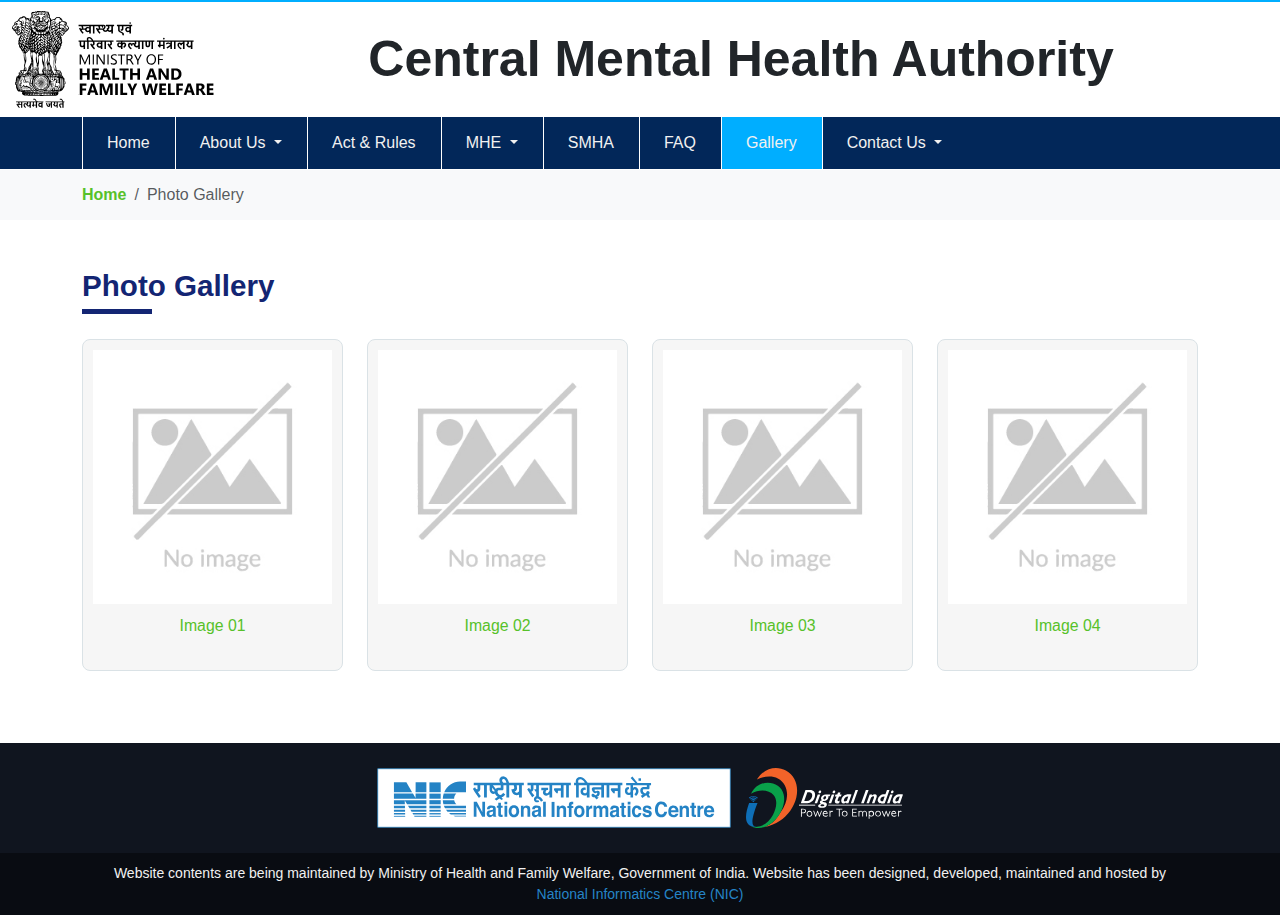
<file: photo-gallery.html>
<!doctype html>
<html lang="en">
  <head>
    <meta charset="utf-8">
    <meta name="viewport" content="width=device-width, initial-scale=1">
    <link href="assets/css/bootstrap.min.css" rel="stylesheet">
    <link href="assets/css/custom.css" rel="stylesheet">
    <link rel="icon" type="image/x-icon" href="assets/images/favicon.ico">
    <link rel="stylesheet" href="assets/css/fancybox.css">
    <title>Central Mental Health Authority</title>
    <style>
        .imgBox{
            width: 100%;
            border-radius: 8px;
            background: #f6f6f6;
            box-sizing: border-box;
            padding: 10px 10px;
            border:1px solid #dae2e6;
        }
        .image-grid img{
            cursor: pointer;

        }
        .imgBox figcaption{
            padding: 10px 15px;
            display: flex ;
            align-items: center;
            justify-content: center;
            color: var(--green);
            font-weight: 500;
            font-size: 0.99rem;
        }

    </style>
  </head>
  <body>
    
    <header class="bdr-top">
        <div class="container-fluid">
            <div class="row">
                <div class="col-sm-12">
                    <ul class="logosection">
                        <li>
                            <img src="assets/images/Ministry_of_Health_India.svg" class="img-fluid">
                        </li>
                        <li>
                            <!-- <img src="" class="img-fluid"> -->
                            <span class="projectNmae">Central Mental Health Authority</span>
                        </li>
                        <li>
                            <!-- <img src="assets/images/nhm.svg" class="img-fluid"> -->
                        </li>
                    </ul>
                </div>
            </div>
        </div>
    </header>

  
    <nav class="navbar navbar-expand-lg  nav-bg">
      <div class="container">
        <!-- <a class="navbar-brand" href="#">Navbar</a> -->
        <button class="navbar-toggler ms-auto ms-sm-2" type="button" data-bs-toggle="collapse" data-bs-target="#navbarSupportedContent" aria-controls="navbarSupportedContent" aria-expanded="false" aria-label="Toggle navigation">
          <span class="navbar-toggler-icon" ></span>
        </button>
        <div class="collapse navbar-collapse" id="navbarSupportedContent">
          <ul class="navbar-nav me-auto mb-2 mb-lg-0">
            <li class="nav-item">
              <a class="nav-link " aria-current="page" href="index.html">Home</a>
            </li>
            <li class="nav-item dropdown">
              <a class="nav-link dropdown-toggle" href="#" role="button" data-bs-toggle="dropdown" aria-expanded="false">
                About Us
              </a>
              <ul class="dropdown-menu">
                <li><a class="dropdown-item" href="introduction.html">Introduction</a></li>
                <li><a class="dropdown-item" href="whos-who.html">CMHA Members</a></li>                  
              </ul>
            </li>              
            <li class="nav-item">
              <a class="nav-link" aria-current="page" href="act-and-rules.html">Act & Rules</a>
            </li>

            <li class="nav-item dropdown" id="myDropdown">
              <a class="nav-link dropdown-toggle" href="#" data-bs-toggle="dropdown">  MHE  </a>
              <ul class="dropdown-menu">
               
                <li> <a class="dropdown-item" href="#"> CMHE(MHA) &raquo; </a>
                  <ul class="submenu dropdown-menu">
                    <li><a class="dropdown-item" href="application.html" >Application</a></li>
                    <li><a class="dropdown-item" href="javascript:void();" >Establishment Registration</a></li>
                  </ul>
                </li>
                <li> <a class="dropdown-item" href="#"> SMHE </a></li>
                <li> <a class="dropdown-item" href="#"> Form D </a></li>
                </ul>
              </li> 
           
              <li class="nav-item">
                <a class="nav-link" aria-current="page" href="smha.html">SMHA</a>
              </li> 
              <li class="nav-item">
                <a class="nav-link" aria-current="page" href="faq.html">FAQ</a>
              </li>  
              <li class="nav-item">
                <a class="nav-link active" aria-current="page" href="photo-gallery.html">Gallery</a>
              </li>        
            <li class="nav-item dropdown">
              <a class="nav-link dropdown-toggle" href="#" role="button" data-bs-toggle="dropdown" aria-expanded="false">
                Contact Us
              </a>
              <ul class="dropdown-menu">
                <li><a class="dropdown-item" href="directory.html">Directory</a></li>
                <li><a class="dropdown-item active" href="location.html">Location</a></li>               
              </ul>
            </li>             
          </ul>            
        </div>
      </div>
  </nav>
      <div class="clearfix"></div>

   
    <main>

        <!-- <section class="banner">
            <img src="assets/images/contact.jpg" class="img-fluid mx-auto">
        </section> -->

        <section class="bg-breadcream">
          <div class="container">
              <div class="row">
                  <div class="col-12 py-2">
                      <nav aria-label="breadcrumb">
                          <ol class="breadcrumb">
                            <li class="breadcrumb-item"><a href="index.html">Home</a></li>                           
                            <li class="breadcrumb-item active" aria-current="page">Photo Gallery</li>
                          </ol>
                        </nav>
                  </div>
              </div>
          </div>
        </section>
        <section class=" w-100 my-5">
            <div class="container">               
            
               
                <div class="row image-grid">

                    <div class="col-12">
                        <div class="mainHeading">
                            Photo Gallery
                        </div>
                    </div>

                    <div class="col-sm-6 col-md-3 mb-4 text-center">
                        <div class="imgBox">
                            <a data-fancybox="gallery" data-src="assets/images/profile/no-image.jpg" data-caption="Medicine">
                            <figure>
                                <img src="assets/images/profile/no-image.jpg" class="img-fluid" />
                                <figcaption>Image 01</figcaption>
                            </figure>                 
                            </a>
                        </div>
                      </div>
                      
                      <div class="col-sm-6 col-md-3 mb-4 text-center">
                        <div class="imgBox">
                            <a data-fancybox="gallery" data-src="assets/images/profile/no-image.jpg" data-caption="Medicine 02">
                            <figure>
                                <img src="assets/images/profile/no-image.jpg" class="img-fluid" />
                            <figcaption>Image 02</figcaption>
                            </figure>
                            </a>
                        </div>
                      </div>
                      
                      <div class="col-sm-6 col-md-3 mb-4 text-center">
                        <div class="imgBox">
                            <a data-fancybox="gallery" data-src="assets/images/profile/no-image.jpg" data-caption="Medicine 03">
                            <figure>
                                <img src="assets/images/profile/no-image.jpg" class="img-fluid" />
                            <figcaption>Image 03</figcaption>
                            </figure>
                            </a>
                        </div>
                      </div>
                      
                      <div class="col-sm-6 col-md-3 mb-4 text-center">
                        <div class="imgBox">
                            <a data-fancybox="gallery" data-src="assets/images/profile/no-image.jpg" data-caption="Medicine 04">
                            <figure>
                                <img src="assets/images/profile/no-image.jpg" class="img-fluid" />
                            <figcaption>Image 04</figcaption>
                            </figure>
                            </a>
                        </div>
                      </div>


                                   
                </div>               
            </div>
        </section>
    </main>

    <footer class="footer">
        <div class="container">
            <div class="row">
                <div class="col-12">
                    <ul class="footerLogo">
                        <li>
                            <a href="">
                                <img src="assets/images/NIC-logo.svg" class="img-fluid">
                            </a>
                        </li>
                        <li>
                            <a href="">
                                <img src="assets/images/Digital.svg" class="img-fluid">
                            </a>
                        </li>                       
                    </ul>
                </div>
            </div>
        </div>


        <article class="copyright">
            <div class="container">
                <div class="row">
                    <div class="col-sm-12">
                        <p>Website contents are being maintained by Ministry of Health and Family Welfare, Government of India.
                            Website has been designed, developed, maintained and hosted by <a href="https://www.nic.in/" target="_blank">  National Informatics Centre (NIC) </a> </p>
                    </div>
                </div>
            </div>
        </article>

    </footer>
    
    <a id="button">
        <?xml version="1.0" encoding="UTF-8"?><svg id="Layer_2" xmlns="http://www.w3.org/2000/svg" viewBox="0 0 34.21 19.29"><defs><style>.cls-1{fill:#fff;}</style></defs><g id="Layer_1-2"><path class="cls-1" d="M2.5,19.29c-.64,0-1.28-.24-1.77-.73-.98-.98-.98-2.56,0-3.54L14.76,.99c1.32-1.32,3.63-1.32,4.95,0l13.76,13.76c.98,.98,.98,2.56,0,3.54-.98,.98-2.56,.98-3.54,0L17.24,5.59,4.27,18.55c-.49,.49-1.13,.73-1.77,.73Z"/></g></svg>
    </a>
    <script src="assets/js/jquery.min.js"></script>
    <script src="assets/js/bootstrap.bundle.min.js"></script>   
    <script src="assets/js/fancybox.umd.js"></script>
  </body>
</html>
</file>
<file: assets/css/custom.css>
@font-face {
    font-family: 'Poppins';
    font-style: normal;
    font-weight: 300;
    font-display: swap;
    src: url(../fonts/Poppins-Light.ttf) format('ttf');
    
  }
@font-face {
    font-family: 'Poppins';
    font-style: normal;
    font-weight: 400;
    font-display: swap;
    src: url(../fonts/Poppins-Regular.ttf) format('ttf');
}
@font-face {
    font-family: 'Poppins';
    font-style: normal;
    font-weight: 500;
    font-display: swap;
    src: url(../fonts/Poppins-Medium.ttf) format('ttf');
}
@font-face {
    font-family: 'Poppins';
    font-style: normal;
    font-weight: 600;
    font-display: swap;
    src: url(../fonts/Poppins-SemiBold.ttf) format('ttf');
}
 
   
 :root{
    --blue: #1e90ff;
    --white: #ffffff;
    /* --navbg:#0e6fb3;
    --navbghover:#34B575; */
    --navbg:#022759;
    --navbghover:#00aeff;
    --bs-navbar-active-color:#f1f1f1;
    --navtextcolor:#f1f1f1;
    --lightSkyBlue:#e6f1f7;
    --orenge:#fa7e29;
    --gray:#555555;
    --blue:#132573;
    --green:#57c12a;
    --darkBlue:#0e2d7e;
    --lightblue:#13b9cc;

 }


body{
    font-family: 'Poppins', sans-serif;
    overflow-x: hidden;
}
a{
    text-decoration: none;
}
.nav-bg{
    background-color: var(--navbg);
}
.bdr-top{
    border-top: solid 2px var(--navbghover);
}


/* Header */
.custom-tab {
  border: solid #cdcdcd 1px;
  width: 100%;
  padding: 10px;
}
  ul{
    padding: 0;
    margin: 0;
    list-style: none;
  }

  ul.logosection{
    width: 100%;
    display: flex;
    list-style: none;
    flex-wrap: wrap;
    box-sizing: border-box;
    padding: 9px 0;
    
  }

  ul.logosection li{
    list-style: none;
  } 


  /* tabs */

  .tabs {
    display: -webkit-box;
    display: -webkit-flex;
    display: -ms-flexbox;
    display: flex;
    -webkit-flex-wrap: wrap;
    -ms-flex-wrap: wrap;
    flex-wrap: wrap;
  }
  .tabs label {
    -webkit-box-ordinal-group: 2;
    -webkit-order: 1;
    -ms-flex-order: 1;
    order: 1;
    display: block;   
    cursor: pointer;   
    font-weight: 500;
    -webkit-transition: background ease 0.2s;
    transition: background ease 0.2s;
    padding: 0.5rem 1rem;
    background: #eeeeee;
    color: #000000;
    font-size: 13px;
    border-radius: 0px;
    border-bottom: #00aeff solid 2px;
    
  }
  .tabs .tab {
    margin-top: 1.0rem;
    -webkit-box-ordinal-group: 100;
    -webkit-order: 99;
    -ms-flex-order: 99;
    order: 99;
    -webkit-box-flex: 1;
    -webkit-flex-grow: 1;
    -ms-flex-positive: 1;
    flex-grow: 1;
    width: 100%;
    display: none;   
  }
  .tabs input[type="radio"] {
    position: absolute;
    opacity: 0;
  }
  .tabs input[type="radio"]:checked + label { 
    background: #0c2b56;
    border-radius: 0px;
    color:#f1f1f1;
    border-bottom: #0c2b56 solid 2px;    
   }   
  
  .tabs input[type="radio"]:checked + label + .tab { display: block; }
  .notificationBord {
    border: solid #cdcdcd 1px;
    width: 100%;
    padding: 10px;
}

ul.event-icon {
  width: 100%;
  margin: 0;
  padding: 0;
  list-style: none;
}

ul.event-icon li{
  width: 100%;
  background: rgb(248, 248, 248);
  margin-bottom: 5px;
  position: relative;
  padding: 9px 0px 9px 35px;
}
ul.event-icon li a{
  line-height: 1.1;
  font-size: 0.9rem;
}
ul.event-icon li::before{
   content: url('../images/arrow-right.svg');
  font-weight: 600;  
  position: absolute;
  top: 12px;
  left: 9px;
  font-size: 0.80rem;
}

.tabs label:focus, .tabs label:hover {
  background-color: #00aeff; color:#f1f1f1;
}

@media (max-width: 575.98px) {  }


@media (min-width: 576px) and (max-width: 767.98px) {  }


@media (min-width: 768px) and (max-width: 991.98px) {  }


@media (min-width: 992px) and (max-width: 1199.98px) { 
  .secondTabs {
    margin-left: 10px;
    margin-right: 10px;
}
 }


@media (min-width: 1200px) { 

  .navbar-nav li.nav-item::after {
    content: '';
    height: 100%;
    width: 1px;
    background: var(--white);
    position: absolute;
    top: 0;
  }
}

@media (max-width: 45em) {
    .tabs .tab,  .tabs label {
      -webkit-box-ordinal-group: NaN;
      -webkit-order: initial;
      -ms-flex-order: initial;
      order: initial;
    }
    .tabs label {
      width: 100%;
      margin-right: 0;
      margin-top: 0.2rem;
    }
  }
  @media (min-width: 1200px) { 
      .secondTabs {
          margin-left: 10px;
          margin-right: 10px;
      }
      .custom-tab{
        height: 366px;
      }

      ul.event-icon {        
        height: 387px;
        overflow-y: auto;
      }  

      /* .dropdown:hover .dropdown-menu {
        display: block;
      } */
    }
/* tabs */

/* contact us */

.contact_inner{
  background-color: #fff;
  position: relative;
  box-shadow: 20px 22px 44px #cccc;
  border-radius: 25px;
  min-height: 450px;
  overflow: hidden;
}

.contact_info_sec {
  position: absolute;
  background-color: #2d2d2d;
  color: #f1f1f1;
  right: 1px;
  top: 18%;
  height: 250px;
  width: 320px;
  padding: 40px 35px;
  border-radius: 25px 0 0 25px;
  background-color: rgba(2, 39, 89,0.8);
  transition: 0.5s;
}
.arrows {
  position: absolute;
  width: 20px;
  height: 31px;
  background-color: #ffcb00;
  top: 45%;
  left: -16px;
  border-radius: 2px;
  display: flex;
  justify-content: center;
  align-items: center;
  cursor: pointer;
  padding: 3px;
}
.contact_info_sec.moveclass{
  margin-right: -316px;
  transition: 0.5s;
}
.address {
  line-height: 1.5;
}
.bg-gray{
  background-color: #f1f1f1;
}
/* contact us */

@media (max-width: 575.98px) { 
    .projectNmae{
        font-size: 21px;
        font-weight: 600;
    }
    ul.logosection li:nth-child(2){
        order: 1;
        width: 100%;
        text-align: center;
        padding-bottom: 10px;
    }
    ul.logosection li:nth-child(1){
        order: 2;
        width: 50%;
        text-align: right;
        padding-right: 15px;
    }
    ul.logosection li:nth-child(3){
        order: 3;
        width: 50%;
        text-align: left;
    }
    .nav-link{      
      color:#f1f1f1;
      padding-left: 10px;
      border-bottom: solid 0.5px #f1f1f1;
    }

    .nav-link:focus, .nav-link:hover {
      color: #f1f1f1;
    }


    .dropdown-menu li .dropdown-item:hover ,.dropdown-menu li .dropdown-item:focus{
      background-color: var(--navbghover);
      color:var(--navtextcolor);
    }
    .navbar-nav .nav-link.active, .navbar-nav .nav-link.show {
      color: var(--navtextcolor);
      background-color: var(--navbghover);
    }
    .dropdown-menu{
      border-radius: 0;     
      padding-top: 0;
      padding-bottom: 0;
      background-color: rgba(0,0,0,0.5);
      color:var(--navtextcolor);
  }
  .dropdown-item{
    padding-top: 12px;
    padding-bottom: 12px;
  }
  .dropdown-menu li .dropdown-item{
    border-bottom: solid 0.5px var(--navbghover);
    color:var(--navtextcolor);
  }
  .dropdown-menu li:last-child .dropdown-item{
      border-bottom: solid 0px #f6f6f6;
      color:var(--navtextcolor);
  }
  .dropdown-menu li .dropdown-item:hover ,.dropdown-menu li .dropdown-item:focus{
      background-color: var(--navbghover);
      color:var(--navtextcolor);
  }
  ul.infoBox{
    margin-top: 15px;
  }
  .intro img{
    margin-bottom: 15px;
  }
  .logosection img{
    max-height: 60px;
    height: 100%;
  }
  .dropdown-item {
    white-space: wrap;
  }
}


@media (min-width: 576px) and (max-width: 767.98px) { 

    .projectNmae{
        font-size: 22px;
        font-weight: 600;
    }
    ul.logosection li:nth-child(2){
        order: 1;
        width: 100%;
        text-align: center;
        padding-bottom: 10px;
    }
    ul.logosection li:nth-child(1){
        order: 2;
        width: 50%;
        text-align: right;
        padding-right: 15px;
    }
    ul.logosection li:nth-child(3){
        order: 3;
        width: 50%;
        text-align: left;
    }
    .nav-link{      
      color:#f1f1f1;
      padding-left: 10px;
    }
    .dropdown-menu li .dropdown-item:hover ,.dropdown-menu li .dropdown-item:focus{
      background-color: var(--navbghover);
      color:var(--navtextcolor);
    }
    .navbar-nav .nav-link.active, .navbar-nav .nav-link.show {
      color: var(--navtextcolor);
      background-color: var(--navbghover);
    }
    .dropdown-menu{
      border-radius: 0;     
      padding-top: 0;
      padding-bottom: 0;
      background-color: rgba(0,0,0,0.5);
      color:var(--navtextcolor);
  }
  .dropdown-item{
    padding-top: 12px;
    padding-bottom: 12px;
  }
  .dropdown-menu li .dropdown-item{
    border-bottom: solid 0.5px var(--navbghover);
    color:var(--navtextcolor);
  }
  .dropdown-menu li:last-child .dropdown-item{
      border-bottom: solid 0px #f6f6f6;
      color:var(--navtextcolor);
  }
  .dropdown-menu li .dropdown-item:hover ,.dropdown-menu li .dropdown-item:focus{
      background-color: var(--navbghover);
      color:var(--navtextcolor);
  }

      ul.infoBox{
        margin-top: 15px;
      }
      .intro img{
        margin-bottom: 15px;
      }

      .dropdown-item {
        white-space: wrap;
      }
 }


@media (min-width: 768px) and (max-width: 991.98px) { 
  .nav-link{      
    color:#f1f1f1;
    padding-left: 10px;
  }
  .dropdown-menu li .dropdown-item:hover ,.dropdown-menu li .dropdown-item:focus{
    background-color: var(--navbghover);
    color:var(--navtextcolor);
  }
  .navbar-nav .nav-link.active, .navbar-nav .nav-link.show {
    color: var(--navtextcolor);
    background-color: var(--navbghover);
  }
  .dropdown-menu{
    border-radius: 0;     
    padding-top: 0;
    padding-bottom: 0;
    background-color: rgba(0,0,0,0.5);
    color:var(--navtextcolor);
}
.dropdown-item{
  padding-top: 12px;
  padding-bottom: 12px;
}
.dropdown-menu li .dropdown-item{
  border-bottom: solid 0.5px var(--navbghover);
  color:var(--navtextcolor);
}
.dropdown-menu li:last-child .dropdown-item{
    border-bottom: solid 0px #f6f6f6;
    color:var(--navtextcolor);
}
.dropdown-menu li .dropdown-item:hover ,.dropdown-menu li .dropdown-item:focus{
    background-color: var(--navbghover);
    color:var(--navtextcolor);
}

  .dropdown-item {
    white-space: wrap;
  }


 }


@media (min-width: 992px) and (max-width: 1199.98px) { 
    .navbar{
        padding: 0;
        margin-bottom: 1px;
    }
    .nav-link{
        padding-top: 14px;
        padding-bottom: 14px;    
        padding-left: 25px!important;
        padding-right: 25px!important;   
        color:#f1f1f1;
    }
    .dropdown-menu{
        border-radius: 0;
        /* box-shadow: 0 1px 3px rgba(0,0,0,0.12), 0 1px 2px rgba(0,0,0,0.24); */
        padding-top: 0;
        padding-bottom: 0;
        background-color: var(--navbg);
        color:var(--navtextcolor);
    }
    .dropdown-menu li .dropdown-item{
        border-bottom: solid 0.5px #f6f6f6;
        color:var(--navtextcolor);
    }
    .dropdown-menu li:last-child .dropdown-item{
        border-bottom: solid 0px #f6f6f6;
        color:var(--navtextcolor);
    }
    .dropdown-menu li .dropdown-item:hover ,.dropdown-menu li .dropdown-item:focus{
        background-color: var(--navbghover);
        color:var(--navtextcolor);
    }
    /* .dropdown:hover .dropdown-menu {
        display: block;
        margin-top: 0; 
    } */
    .dropdown-item{
        padding-top: 12px;
        padding-bottom: 12px;
    }
    .navbar-nav .nav-link.active, .navbar-nav .nav-link.show {
        color: var(--navtextcolor);
        background-color: var(--navbghover);
    }
    .nav-link:focus, .nav-link:hover {
        color: var(--navtextcolor);
        background-color: var(--navbghover);
    }
    .projectNmae{
        font-size: 32px;
        font-weight: 600;
    }
    ul.logosection{
      
        display: flex;
        justify-content: space-between;  
        align-items: center;     
        
    }
    .dropdown-item {
      white-space: wrap;
    }
 }


@media (min-width: 1200px) { 
    .navbar{
        padding: 0;
        margin-bottom: 1px;
    }
    .nav-link{
        padding-top: 14px;
        padding-bottom: 14px;    
        padding-left: 25px!important;
        padding-right: 25px!important;   
        color:#f1f1f1;
    }
    .dropdown-menu{
        border-radius: 0;
        /* box-shadow: 0 1px 3px rgba(0,0,0,0.12), 0 1px 2px rgba(0,0,0,0.24); */
        padding-top: 0;
        padding-bottom: 0;
        background-color: var(--navbg);
        color:var(--navtextcolor);
    }
    .dropdown-menu li .dropdown-item{
        border-bottom: solid 0.5px #f6f6f6;
        color:var(--navtextcolor);
    }
    .dropdown-menu li:last-child .dropdown-item{
        border-bottom: solid 0px #f6f6f6;
        color:var(--navtextcolor);
    }
    .dropdown-menu li .dropdown-item:hover ,.dropdown-menu li .dropdown-item:focus{
        background-color: var(--navbghover);
        color:var(--navtextcolor);
    }
    /* .dropdown:hover .dropdown-menu {
        display: block;
        margin-top: 0; 
    } */
    .dropdown-item{
        padding-top: 12px;
        padding-bottom: 12px;
    }
    .navbar-nav .nav-link.active, .navbar-nav .nav-link.show {
        color: var(--navtextcolor);
        background-color: var(--navbghover);
    }
    .nav-link:focus, .nav-link:hover {
        color: var(--navtextcolor);
        background-color: var(--navbghover);
    }
    .projectNmae{
        font-size: 50px;
        font-weight: 600;
    }
    ul.logosection{
      
        display: flex;
        justify-content: space-between;  
        align-items: center;     
        
    }
    .carousel-item img{
        object-fit:fill ;
        width: 100%;
        height: 475px;
    }
    
}

  /* Header */

  /* footer */

  .footer{
    width: 100%;
    box-sizing: border-box;
    background:#0B1B34;
    background: #10151f;
  }
  ul.footerLogo{
    width: 100%;
    display: flex;
    padding: 25px 0 25px;
    justify-content: center;
    align-items: center;
  }
  ul.footerLogo li img{
    max-height: 60px;
  }
  ul.footerLogo li:nth-child(1){
    margin-right: 15px;
  }
  .copyright{
    width: 100%;    
    background:#000F22;
    /* background: #10151f !important */
    background: rgba(0,0,0,0.4);
    
   
  }
 
  .copyright p{
    margin-bottom: 0;
    padding: 10px;
    text-align: center;
    color: #f1f1f1;
    font-size: 14px;
    font-weight: 300;
    line-height: 1.5;
  }

  .copyright p a{
    color:#2584C6;
  }
  .banner{
    width: 100%;
    border-bottom: solid 2px #f3f3f3;
  }

/* footer */

  /* Home page */


  #button {
    display: inline-block;
    background-color: var(--green);
    width: 50px;
    height: 50px;
    text-align: center;
    border-radius: 4px;
    position: fixed;
    bottom: 30px;
    right: 30px;
    transition: background-color .3s, 
      opacity .5s, visibility .5s;
    opacity: 0;
    visibility: hidden;
    z-index: 1000;
    display: flex;
    justify-content: center;
  }
  #button svg{
    width: 65%;
  }
  /* #button::after {
    content: "\f077";
    font-family: FontAwesome;
    font-weight: normal;
    font-style: normal;
    font-size: 2em;
    line-height: 50px;
    color: #fff;
  } */
  #button:hover {
    cursor: pointer;
    background-color: #333;
  }
  #button:active {
    background-color: #555;
  }
  #button.show {
    opacity: 1;
    visibility: visible;
  }

  .imgBox{
    width: 100%;
    padding: 10px 0 0;

  }
  ul.Ministry{
    width: 100%;
    box-sizing: border-box;
    display: flex;
    flex-wrap: wrap;
  }
  ul.Ministry li:nth-child(1){
    width: 100%;
    border-bottom: solid 0px;
    display: flex;
    justify-content: center;
    flex-wrap: wrap;
    padding: 0;
    text-align: left;
  }
  ul.Ministry li:nth-child(1) img{
    height: 165px;
  }
  ul.Ministry li img{
    height: 145px;
  }
  ul.Ministry li{
    width: 50%;
    background: #fff;
    border:1px solid #EEEEEF;
    text-align: center;
    
  }
  .text-left{
   
    display: inline-block;   
    margin-top: 31px;
    position: absolute;
  }
  .name{
    font-size: 0.99rem;
    font-weight: 500;
  }
  .degination{
    font-size: 0.85rem;
    font-weight: 400;
  }
  a.viewportfolio{
    font-size: 0.8rem;
    margin-top: 8px;;
  }
  ul.infoBox{
    display: flex;
    flex-wrap: wrap;
    justify-content: space-between;
  }
  ul.infoBox li{
    width: calc(50% - 7.5px);

  }
  /* Styles for the content section */
  

  @media (min-width: 500px) {   
    #button {
      margin: 30px;
    }
  }
 


  .introduction{
    width: 100%;
    padding: 15px 0;
    background: rgba();
  }
  .padd-50{
    padding-top: 50px;
    padding-bottom: 50px;
  }
  .padd-25{
    padding-top: 25px;
    padding-bottom: 25px;
  }

  .intro{
    width: 100%;
    background: var(--lightSkyBlue);
    box-sizing: border-box;
    border-radius: 8px;
    padding: 25px 15px;
    margin: auto;
    align-items: center;
  }
  .homePara{
    line-height: 1.6;
    font-weight: 300;
  }


  .text-blue{
    color:#132573;
  }

  .mainHeading{
    position: relative;
    font-size: 1.85rem;
    font-weight: 600;
    color:#132573;
    line-height: 1.2;
    margin-bottom: 35px;
  }
  .mainHeading::after{
    position: absolute;
    content: '';
    top:calc(100% + 5px);
    left: 0;
    width: 70px;
    height: 5px;
    background:#132573 ;
  }

  .subHeading{
    position: relative;
    font-size: 1.35rem;
    font-weight: 600;
    color: var(--green);
    line-height: 1.4;
    margin-bottom: 25px;
  }

  .subHeading::after{
    position: absolute;
    content: '';
    top:calc(100% + 5px);
    left: 0;
    width: 50px;
    height: 3px;
    background:var(--green); ;
  }


  /* .carousel-dark .carousel-indicators [data-bs-target] {
    background-color: #F44336;
  } */
  .progressbar { width: 0%; height: 3px; background-color: red; }


  @media (max-width: 575.98px) { 

    .mainHeading{
      font-size: 150%;margin-bottom:25px;
    }
      ul.Ministry li:nth-child(1) img {
        height: 150px;
    }
    ul.Ministry li img {
      height: 1450x;
    }
    
  }


@media (min-width: 576px) and (max-width: 767.98px) { 
  .mainHeading{
    font-size: 175%;margin-bottom:29px;
  }  
 }


@media (min-width: 768px) and (max-width: 991.98px) { 
    ul.Ministry li:nth-child(1) img {
      height: 140px;
    }
    .text-left {    
      margin-left: -6px;
    }    
 }


@media (min-width: 992px) and (max-width: 1199.98px) { 
  
 }


@media (min-width: 1200px) { 

  ul.Ministry li:nth-child(1) figure{
    margin-left: 11%;
  }
  
  

  .imgBox figure {
        margin: 0 0 0.75rem;
    }
 }

.navbar-toggler-icon {
  background-image: url("data:image/svg+xml,%3csvg xmlns='http://www.w3.org/2000/svg' viewBox='0 0 30 30'%3e%3cpath stroke='white' stroke-linecap='round' stroke-miterlimit='10' stroke-width='2' d='M4 7h22M4 15h22M4 23h22'/%3e%3c/svg%3e");
}
.navbar-toggler {
  border: 2px solid white;
}





.bg-gradient1 span,
.bg-gradient1:before {
  background: #fa7e29;
  background: linear-gradient(180deg, #fa7e29 0%, #F6682F 80%, #F6682F 100%);
}

.bg-breadcream{
  background: #f8f9fa;
  padding: 5px 0;
}

.bg-breadcream .breadcrumb{
 margin-bottom: 0;
}
.bg-breadcream  .breadcrumb-item a{
  color:var(--green);
  font-weight: 600;
}

/* fancy Button */
.fancy-button svg{
  height: 16px;
}
.fancy-button {
  display: inline-block;

 
  font-weight: 400;
  font-size: 16px;
  letter-spacing: 0.07em;
  text-transform: capitalize;
  line-height: 24px;
  color: #ffffff;
  position: relative;
}
.fancy-button.bg-gradient1 {
  text-shadow: 0px 0px 1px #BF4C28;
}
.fancy-button.bg-gradient2 {
  text-shadow: 0px 0px 1px #227270;
}
.fancy-button.bg-gradient3 {
  text-shadow: 0 0 1px #546082;
}
.fancy-button:before {
  content: "";
  display: inline-block;
  height: 40px;
  position: absolute;
  bottom: -1px;
  left: 10px;
  right: 10px;
  z-index: -1;
  border-radius: 2em;
  /* filter: blur(14px) brightness(0.9); */
  transform-style: preserve-3d;
  transition: all 0.3s ease-out;
}
.fancy-button i {
  margin-top: -2px;
  font-size: 1.265em;
  vertical-align: middle;
}
.fancy-button span {
  display: inline-block;
  padding: 10px 20px;
  border-radius: 50em;
  position: relative;
  z-index: 2;
  will-change: transform, filter;
  transform-style: preserve-3d;
  transition: all 0.3s ease-out;
}
.fancy-button:focus {
  color: #ffffff;
}
.fancy-button:hover {
  color: #ffffff;
}
.fancy-button:hover span {
  filter: brightness(0.9) contrast(1.2);
  transform: scale(0.96);
}
.fancy-button:hover:before {
  bottom: 3px;
  filter: blur(6px) brightness(0.8);
}
.fancy-button:active span {
  filter: brightness(0.75) contrast(1.7);
}
.fancy-button.pop-onhover span {
  border-radius: 4px;
}
.fancy-button.pop-onhover:before {
  opacity: 0;
  bottom: 10px;
}
.fancy-button.pop-onhover:hover:before {
  bottom: -7px;
  opacity: 1;
  filter: blur(16px);
}
.fancy-button.pop-onhover:hover span {
  transform: scale(1);
}
.fancy-button.pop-onhover:hover:active span {
  filter: brightness(1) contrast(1);
  transform: scale(1);
  transition: all 0.2s ease-out;
}
.fancy-button.pop-onhover:hover:active:before {
  bottom: 0;
  filter: blur(5px) brightness(0.85);
  transition: all 0.2s ease-out;
}



.application .card {
  border-radius: 10px;
  box-shadow: 0 5px 10px 0 rgba(0, 0, 0, 0.3);
  width: 600px;
  height: 260px;
  background-color: #ffffff;
  padding: 10px 30px 40px;
}

.application .card h3 {
  font-size: 22px;
  font-weight: 600;
  
}

.application .drop_box {
  margin: 10px 0;
  padding: 30px;
  display: flex;
  align-items: center;
  justify-content: center;
  flex-direction: column;
  border: 3px dotted #a3a3a3;
  border-radius: 5px;
}

.application .drop_box h4 {
  font-size: 16px;
  font-weight: 400;
  color: #2e2e2e;
}

.application .drop_box p {
  margin-top: 10px;
  margin-bottom: 20px;
  font-size: 12px;
  color: #a3a3a3;
}

.application .btn {
  text-decoration: none;
  background-color: #005af0;
  color: #ffffff;
  padding: 10px 20px;
  border: none;
  outline: none;
  transition: 0.3s;
}

.application .btn:hover{
  text-decoration: none;
  background-color: #ffffff;
  color: #005af0;
  padding: 10px 20px;
  border: none;
  outline: 1px solid #010101;
}
.application .form input {
  margin: 10px 0;
  width: 100%;
  background-color: #e2e2e2;
  border: none;
  outline: none;
  padding: 12px 20px;
  border-radius: 4px;
}

/* */

/* ============ desktop view ============ */
@media all and (min-width: 992px) {
	.dropdown-menu li{ position: relative; 	}
	.nav-item .submenu{ 
		display: none;
		position: absolute;
		left:100%; top:-7px;
	}
	.nav-item .submenu-left{ 
		right:100%; left:auto;
	}
	.dropdown-menu > li:hover{ background-color: #f1f1f1 }
	.dropdown-menu > li:hover > .submenu{ display: block; }
}	
/* ============ desktop view .end// ============ */

/* ============ small devices ============ */
@media (max-width: 991px) {
  .dropdown-menu .dropdown-menu{
      margin-left:0.7rem; margin-right:0.7rem; margin-bottom: .5rem;
  }
}	
/* ============ small devices .end// ============ */
.Homebanner {
  background: #FBE5DA;
  background: #e6f1f7;
  padding-bottom: 44px;
}
.carousel-indicators [data-bs-target]{  
  width: 12px;
  height: 12px;
  margin-right: 8px;
  border-radius: 50%;
  background-color: #132573!important;
}
.carousel-indicators .active{
  position: relative;
}
.carousel-indicators .active::after{
 
  content: '';
  position: absolute;
  width: 20px;
  height: 20px;
  border-radius: 50%;
  border: solid #132573 1px;
  left: -3.9px;
  top: -4px;

}

.carousel-indicators {
  position: absolute;
  right: 0;
  bottom: -55px;
  left: 0;
  z-index: 2;
  display: flex;
  justify-content: center;
  padding: 0;
  margin-right: 15%;
  margin-bottom: 1rem;
  margin-left: 15%;
}


.objectiveSection{
  background-color:var(--lightyellow02) ;
  background-color: #e6f1f7;
  width: 100%;
  padding: 45px 25px 25px;

}

.intro-about {
  width: 100%;
  background: #f6f6f6;
  box-sizing: border-box;
  border-radius: 8px;
  padding: 45px 45px;
  margin: auto;
  line-height: 1.8;
  align-items: center;
}
ul.introDetails {
  font-weight: 400;
  padding-left: 10px;
}
ul.introDetails ::marker {
/* content: ">"; */
  content: "  \00bb";
  color: var(--blue);
  font-size: 21px;
  line-height: 0;
}
ul.introDetails li {
    position: relative;
    -webkit-padding-start: 0.5em;
    padding-inline-start: 0.5em;
    padding-top: 0.65em;
    cursor: default;
    transition: color 0.4s;
    font-weight: 300;
    margin-bottom: 15px;
    line-height: 1.6;
    color: var(--gray);
    font-size: 0.99rem;
}
.text-gray{
  color: var(--gray);
}
.text-green{
  color: var(--green);
}
.text-blue{
  color: var(--darkBlue);
}
.text-italic{
  font-weight: 500;
  font-style: italic;
}
.font-300{
  font-weight: 300;
}
.font-500{
  font-weight: 500;
}
.text-justify{
  text-align: justify;
}


ul.introDetails li:hover::marker {
  font-weight: 700;
}
ul.introDetails li:hover::after {
  opacity: 1;
  transition-delay: 0.2s;
}
ul.introDetails li strong{
  color: var(--blue);
  font-weight: 600;
  font-size: 1.0rem;
}
p.indent{
  text-indent: 50px;
  text-transform: capitalize;
  color: var(--red);
  font-size: 150%;
}




.whos tr td:first-of-type,
.whos tr th:first-of-type {
  background: #e6f1f7;
  text-align: center;
  font-weight: 600;
}
.whos tr td:nth-child(2),
.whos tr th:nth-child(2) {
  background: #f7f7f7;
  text-align: center;
}
.whos tr th, .whos tr td{
  border: 1px solid #2196f3;
  border: 1px solid #bfd2e1d1;
}
.whos tr td:nth-child(3),
.whos tr th:nth-child(3) {
  background: #f7f7f7;
  text-align: left;
}
.whos tr td:nth-child(3) {
  font-size: 0.95rem;
  font-weight: 600;
}
.whos tr td:nth-child(4) {
  font-size: 0.85rem;
  font-weight: 400;
  line-height: 1.5;
}
.whos tr td:nth-child(4),
.whos tr th:nth-child(4) {
  background: #f7f7f7;
  text-align: left;
}
.whos tr td:nth-child(2){
  padding: 5px 15px;
}
.whos tr td:nth-child(2) p{
  line-height: 1.5;
  font-size: 0.85rem;
}
.whos tr td:nth-child(3),
.whos tr th:nth-child(3) {
  background: var(--lightcream);
}
.whos th,
.curculars td {
  border: 1px solid var(--green);
}
.curculars th, .curculars td {
  border: 1px solid var(--green);
}

.profile{
  width: 100%;
  height: auto;
  padding: 0px 10px 0; 
  border-radius: 8px;
  margin-bottom: 15px;
  box-sizing: border-box;
  clear: both;
  border: solid 1px transparent;
  border: solid 1px #f4f4f4;
  border: 1px solid #dae2e6;
}

.profile-details{
  width: 100%;
  height: auto;
  border: solid 1px #f4f4f4;
 
  margin-bottom: 15px;
  border-radius: 4px;
  box-sizing: border-box;
}

.profile-details ul{
  width: 100%;
  margin: 0;
  padding: 0;
  list-style: none;
  display: flex;
  flex-wrap: wrap;
}
.profile-details ul li:nth-child(1){
  padding: 5px 10px;
}
.profile-details ul li:nth-child(2){
  padding: 10px 30px;
  display: flex;
  align-items: end;  
  position: relative;
  flex: 1;
}
.profile-details ul li:nth-child(2) .btn{
  position: absolute;
  top:10px;
  right: 15px;
}
.profile-details ul li:nth-child(2) table tr th:nth-child(1){
  width: 160px;
}
.profile-details ul ul{
  display: flex;
}
.profile-details ul ul li{
  width: 100%;
}

.about-members{
  
  padding: 5px 15px 25px;
  text-align: justify;
}
.about-members p{
  font-size: 0.99rem;
  font-weight: 300;
  line-height: 1.9;
  margin-bottom: 10px;
}
p.indent{
  text-indent: 50px;
}
.profile:hover{
  border: solid 1px #f4f4f4;
  border: 1px solid #dae2e6;
  box-shadow: rgba(149, 157, 165, 0.2) 0px 8px 24px;
}

.profile img{  
  width: 100%;
  height: 320px;
  object-fit: cover;
  object-position: top;
  border-radius: 8px!important;
}
.profile figcaption{
  padding: 15px 0px 10px 5px;
}
figcaption .name{
  font-size: 1.25rem;
  font-weight: 500;
  line-height: 1.5;
  color: var(--navbg);
}
figcaption .degination{
  font-size: 0.99rem;
  font-weight: 400;
  line-height: 1.6;
  color: var(--darkBlue);
  margin: 10px 0 10px 0px;
}

figcaption .btn-view {
  /* background-color: var(--green); 
  border: none;
  color: white;
  padding: 7px 25px;
  text-align: center;
  text-decoration: none;
  display: inline-block;
  font-size: 0.95rem;
  margin: 10px 0 5px;
  cursor: pointer;
  border-radius: 18px; */

/* CSS */

  display: inline-flex;
  align-items: center;
  font-family: inherit;
  font-weight: 500;
  font-size: 16px;
  padding: 0.7em 2.4em 0.7em 2.1em;
  color: white;
  background: #ad5389;
  background: linear-gradient(0deg, rgba(20,167,62,1) 0%, rgba(102,247,113,1) 100%);
  border: none;
  box-shadow: 0 0.7em 1.5em -0.5em #14a73e98;
  letter-spacing: 0.05em;
  border-radius: 20em;
  cursor: pointer;
  user-select: none;
  -webkit-user-select: none;
  touch-action: manipulation; 

}



figcaption .btn-view:hover {
  box-shadow: 0 0.5em 1.5em -0.5em #14a73e98;
}

figcaption .btn-view:active {
  box-shadow: 0 0.3em 1em -0.5em #14a73e98;
}



.pad-about{
  padding: 0px 15px;
}

figcaption .btn-view:hover {
  box-shadow: 0 12px 16px 0 rgba(0,0,0,0.24),0 17px 50px 0 rgba(0,0,0,0.19);
}


figcaption small{
  display: block;
  font-size: 0.85rem;
  font-weight: 400;
  padding: 5px 10px 0 0;
  line-height: 1.6;
  color: var(--gray);
}



/* accrodian */
.accordionTitle {
  cursor: pointer;
  margin: 0;
  position: relative;
}

.accordionIcon {
  position: absolute;
  top: 50%;
  right: 24px;
  transform: translateY(-50%);
}

.accordionIcon::after {
  content: '';
  position: absolute;
  width: 28px;
  height: 28px;
  border-radius: 50%;
  border: solid var(--deepsafran) 1px;
  top: -13px;
  left: -6px;
}

.accordionIcon .line-01,
.accordionIcon .line-02 {
  position: absolute;
  top: 50%;
  left: 50%;
  width: 16px;
  height: 2px;
  background-color: var(--deepsafran);
  transition: 0.3s;
}

.accordionIcon .line-02 {
  transform: rotate(90deg);
}

.accordionContent {
  display: none;
  border-top: #747171 solid 0.5px;
  padding: 10px 15px;
}

.accordion--open .line-02 {
  transform: rotate(0deg);
}

/* end Required CSS */

.containerBox {
  background-color: white;
  color: black; 
  margin: 20px 0;
  border: solid 1px #e0e0e0;
  border-radius: 3px;
}

.question {
  font-size: 0.99rem;
  font-weight: 600;
  padding: 20px 80px 20px 20px;
  position: relative;
  display: flex;
  align-items: center;
  cursor: pointer;
  color: var(--blue);
}
.question::before{
  content: '';
  position: absolute;
  right: 11px;
  width: 35px;
  height: 35px;
  border-radius: 3px;
  background-color: #86c305;
  text-align: center;
}
.question::after {
  content: "\002B";
  font-size: 1.52rem;
  position: absolute;
  right: 20px;
  transition: 0.2s;
  color: #f1f1f1;
  font-weight: 400;
}

.question.active::after {
  transform: rotate(45deg);
}

.answercont {
  max-height: 0;
  overflow: hidden;
  transition: 0.3s;
}

.answer {
  padding: 0 20px 20px;
  font-size: 0.92rem;
  line-height: 1.5rem;
  color: var(--gray);
  
}

.question.active + .answercont {
}

.download-box {
  background: white;
  padding: 20px;
  border-radius: 10px;
  box-shadow: 0px 4px 10px rgba(0, 0, 0, 0.1);
  text-align: center;
  margin-bottom: 15px;
}

.download-box h2 {
  margin-bottom: 10px;
}

.download-btn {
  display: inline-block;
  padding: 10px 20px;
  background-color: #007BFF;
  color: white;
  text-decoration: none;
  border-radius: 5px;
  font-weight: 500;
}

.download-btn:hover {
  background-color: #0056b3;
}
.titleBox{
  width: 100%;
  border-radius: 8px;
  background: #f2f2f2;
  margin: 15px 0;
  padding: 10px 9px;
  font-size: 0.9rem;
}

ul.prc-address{
  width: 100%;	  
  padding: 0;
  box-shadow: 0 0 15px 5px rgb(0 0 0 / 10%);
  display: flex;
  flex-wrap: wrap;
}
ul.prc-address li{
  float: left;
  padding: 15px 5px 10px 25px;
  /* min-height: 220px; */  

}
.prc-address li:nth-child(odd) { 
  background: #fff;
  color:#101010;
}
.prc-address li:nth-child(even) { 
  background:var(--navbg);
  color:#fff 
}






.m-content {
  padding: 20px 15px;
  max-width: 1100px;
  margin: 0 auto;
}
.m-content h2 {
  font-size: 2.2rem;
  line-height: 1.3em;
  margin: 1em 0 0.2em;
}

.m-timeline {
  position: relative;
  list-style: none;
  padding: 0;
  background-color: var(--lightSkyBlue);
  /* color: #fff; */
  margin: 48px 0;
  border-radius: 8px;
}

.m-timeline li {
  position: relative;
  padding: 7px 0 24px 32px;
  transition: all 100ms;
  min-height: 44px;
}
.m-timeline li::before, .m-timeline li::after {
  transition: all 100ms;
}
.m-timeline li::before {
  display: block;
  content: "";
  position: absolute;
  top: 0.3em;
  left: 0;
  z-index: 2;
  background-color: #E65100;
  width: 20px;
  height: 20px;
  border-radius: 50%;
  border: 3px solid #01579B;
}
.m-timeline li::after {
  content: "";
  display: block;
  width: 1px;
  background-color: rgba(23, 235, 62, 0.4);
  position: absolute;
  top: 0;
  left: 10px;
  height: 100%;
  z-index: 1;
}
.m-timeline li:first-child::after {
  top: 10px;
}
.m-timeline li:last-child::after {
  height: 10px;
}
.m-timeline__date {
  font-size: 0.8em;
  margin: 0 0 0.3em;
  /* color: rgba(255, 255, 255, 0.6); */
}
.m-timeline p {
  margin: 0 0 0.5em;
}
@media (min-width: 800px) {
  .m-timeline li:nth-child(odd) {
    text-align: right;
    padding-left: 0;
    padding-right: calc(50% + 22px);
  }
  .m-timeline li:nth-child(even) {
    padding-left: calc(50% + 20px);
  }
  .m-timeline li::before {
    left: calc(50% - 10px);
  }
  .m-timeline li::after {
    left: 50%;
  }
}

*,
*::before,
*::after {
  box-sizing: border-box;
}
</file>
